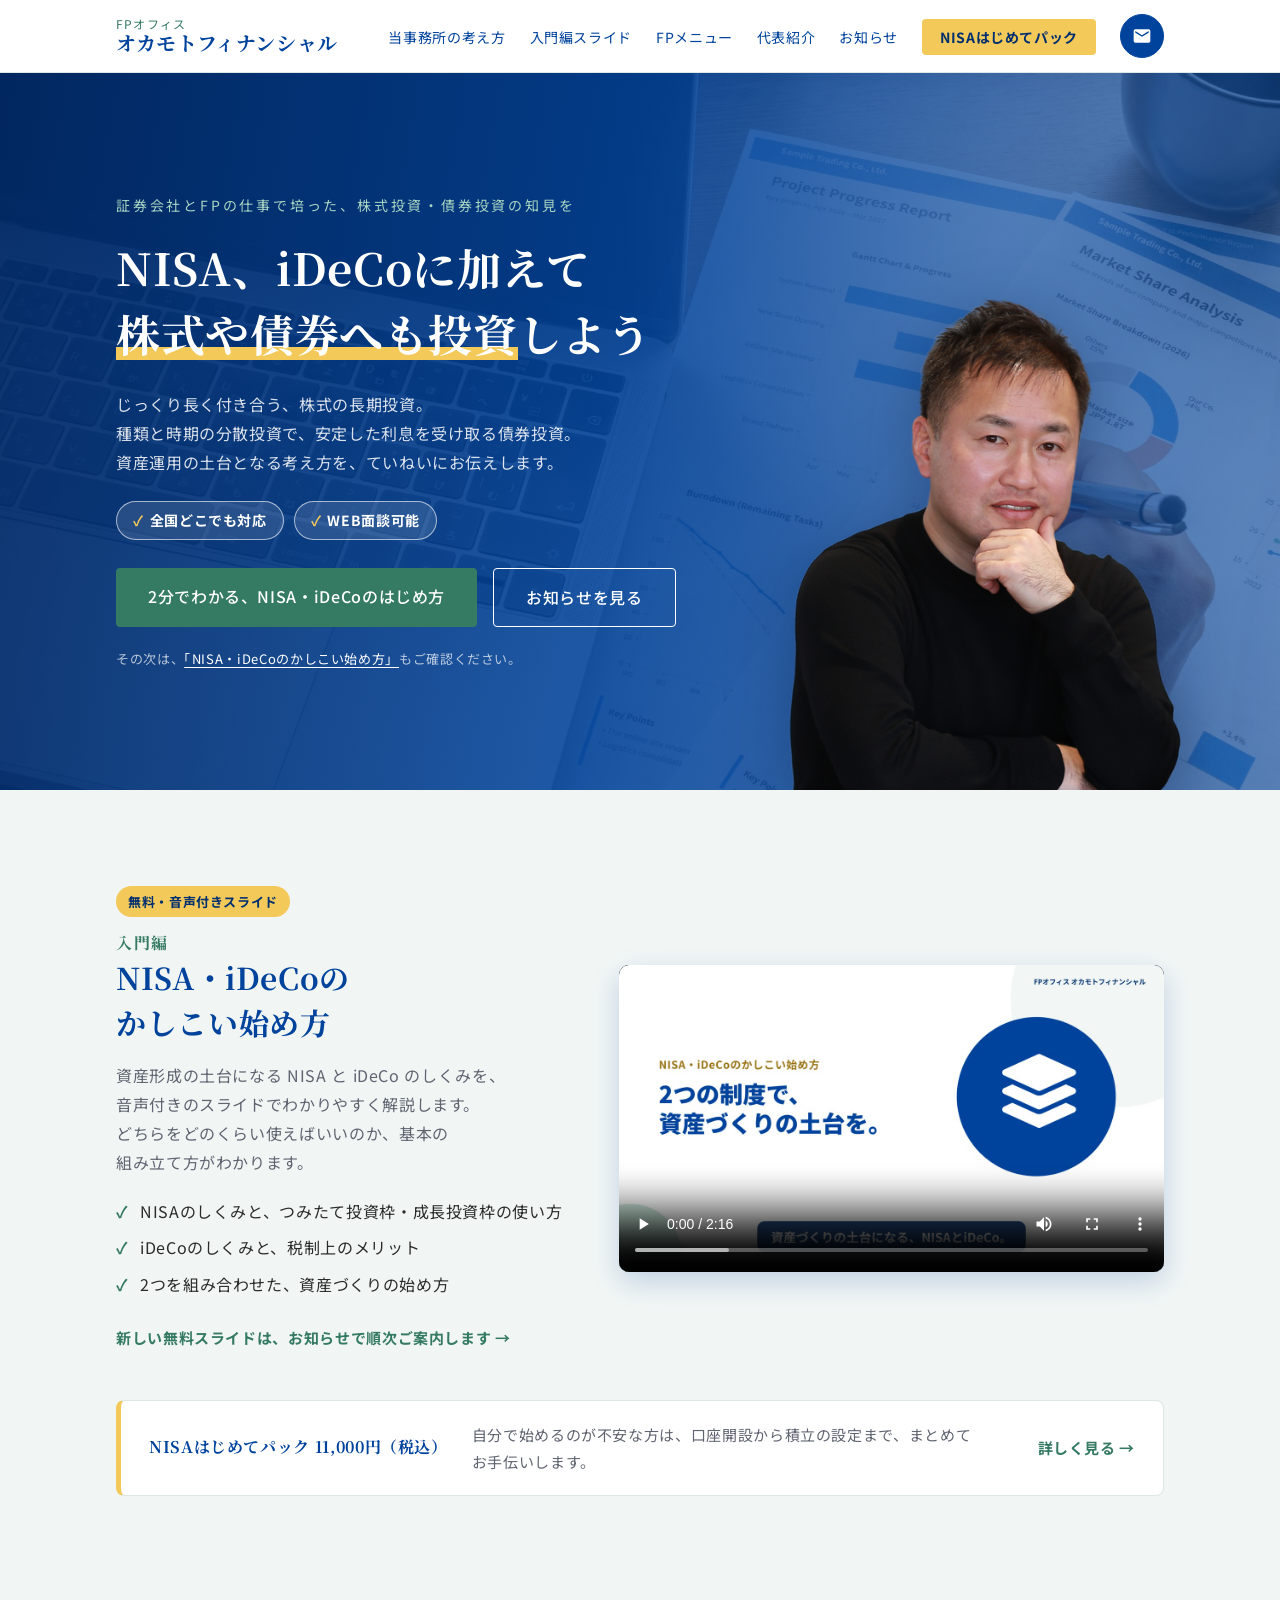
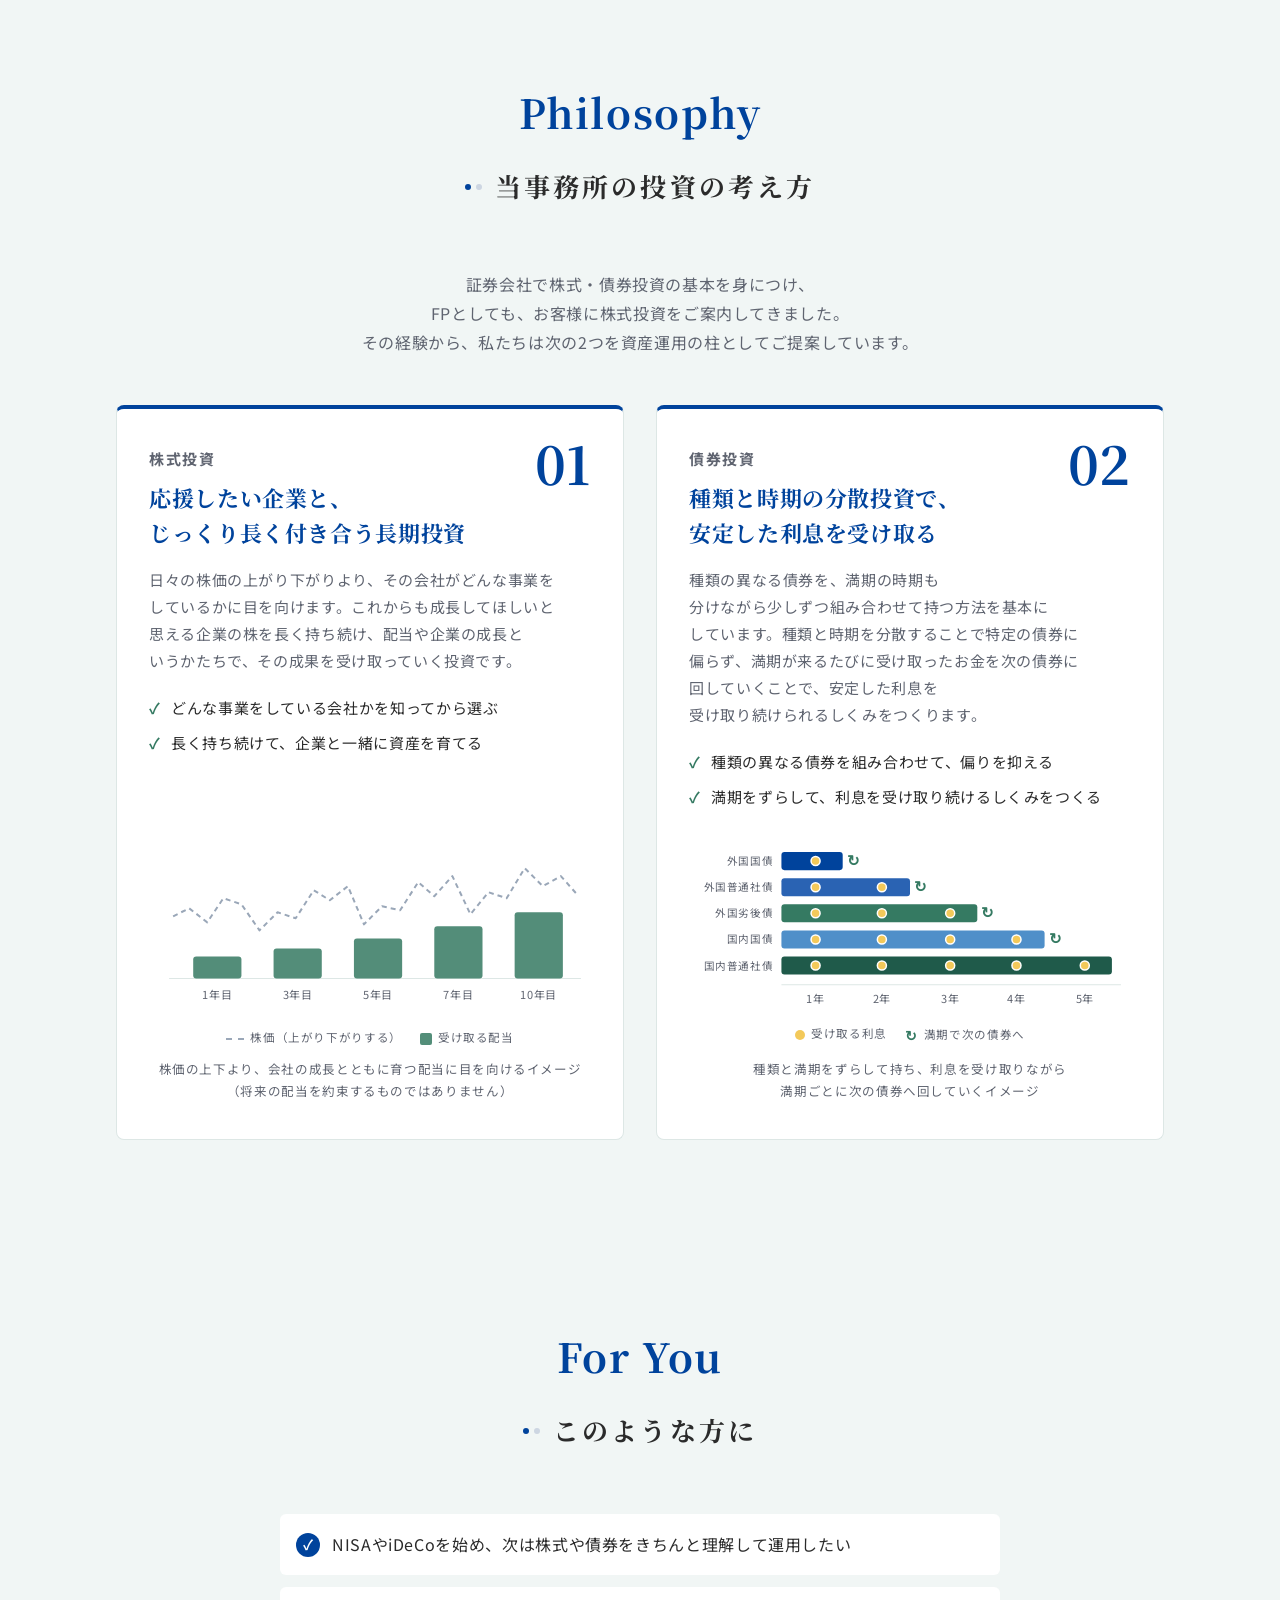
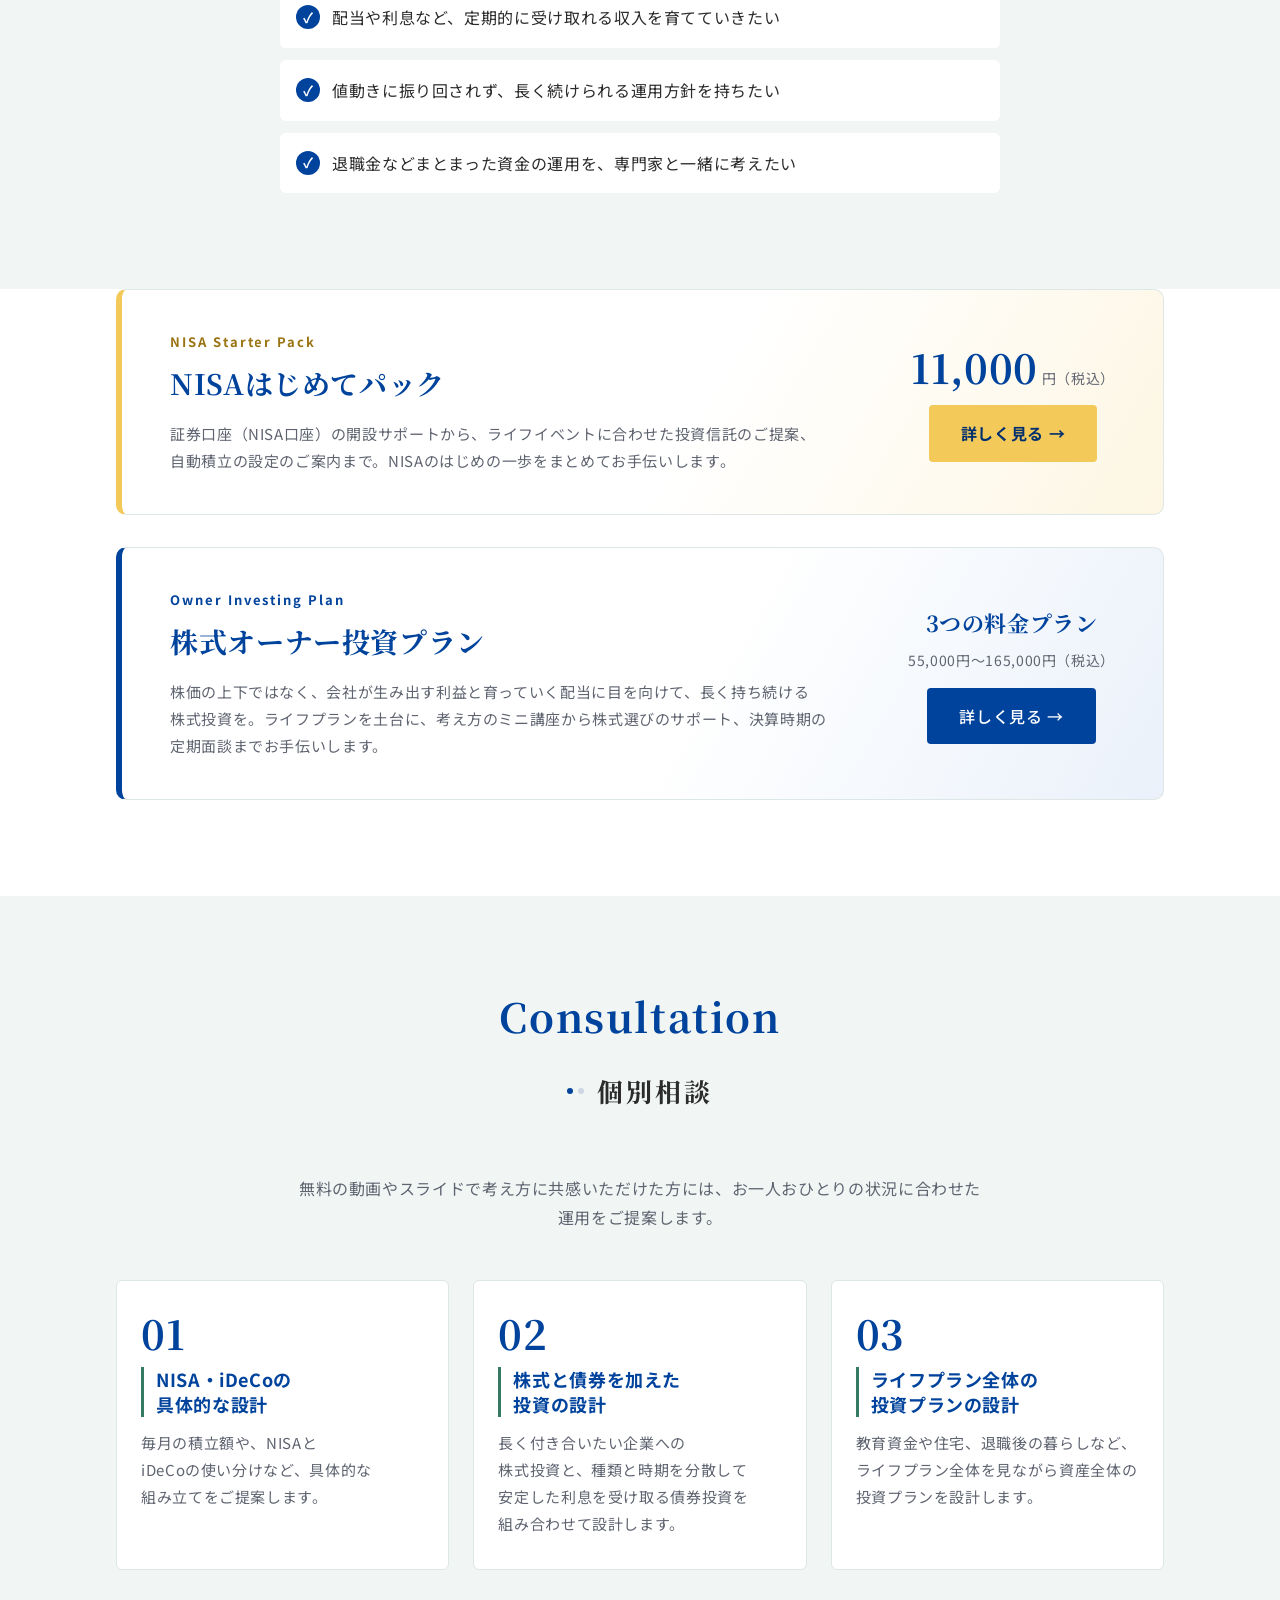
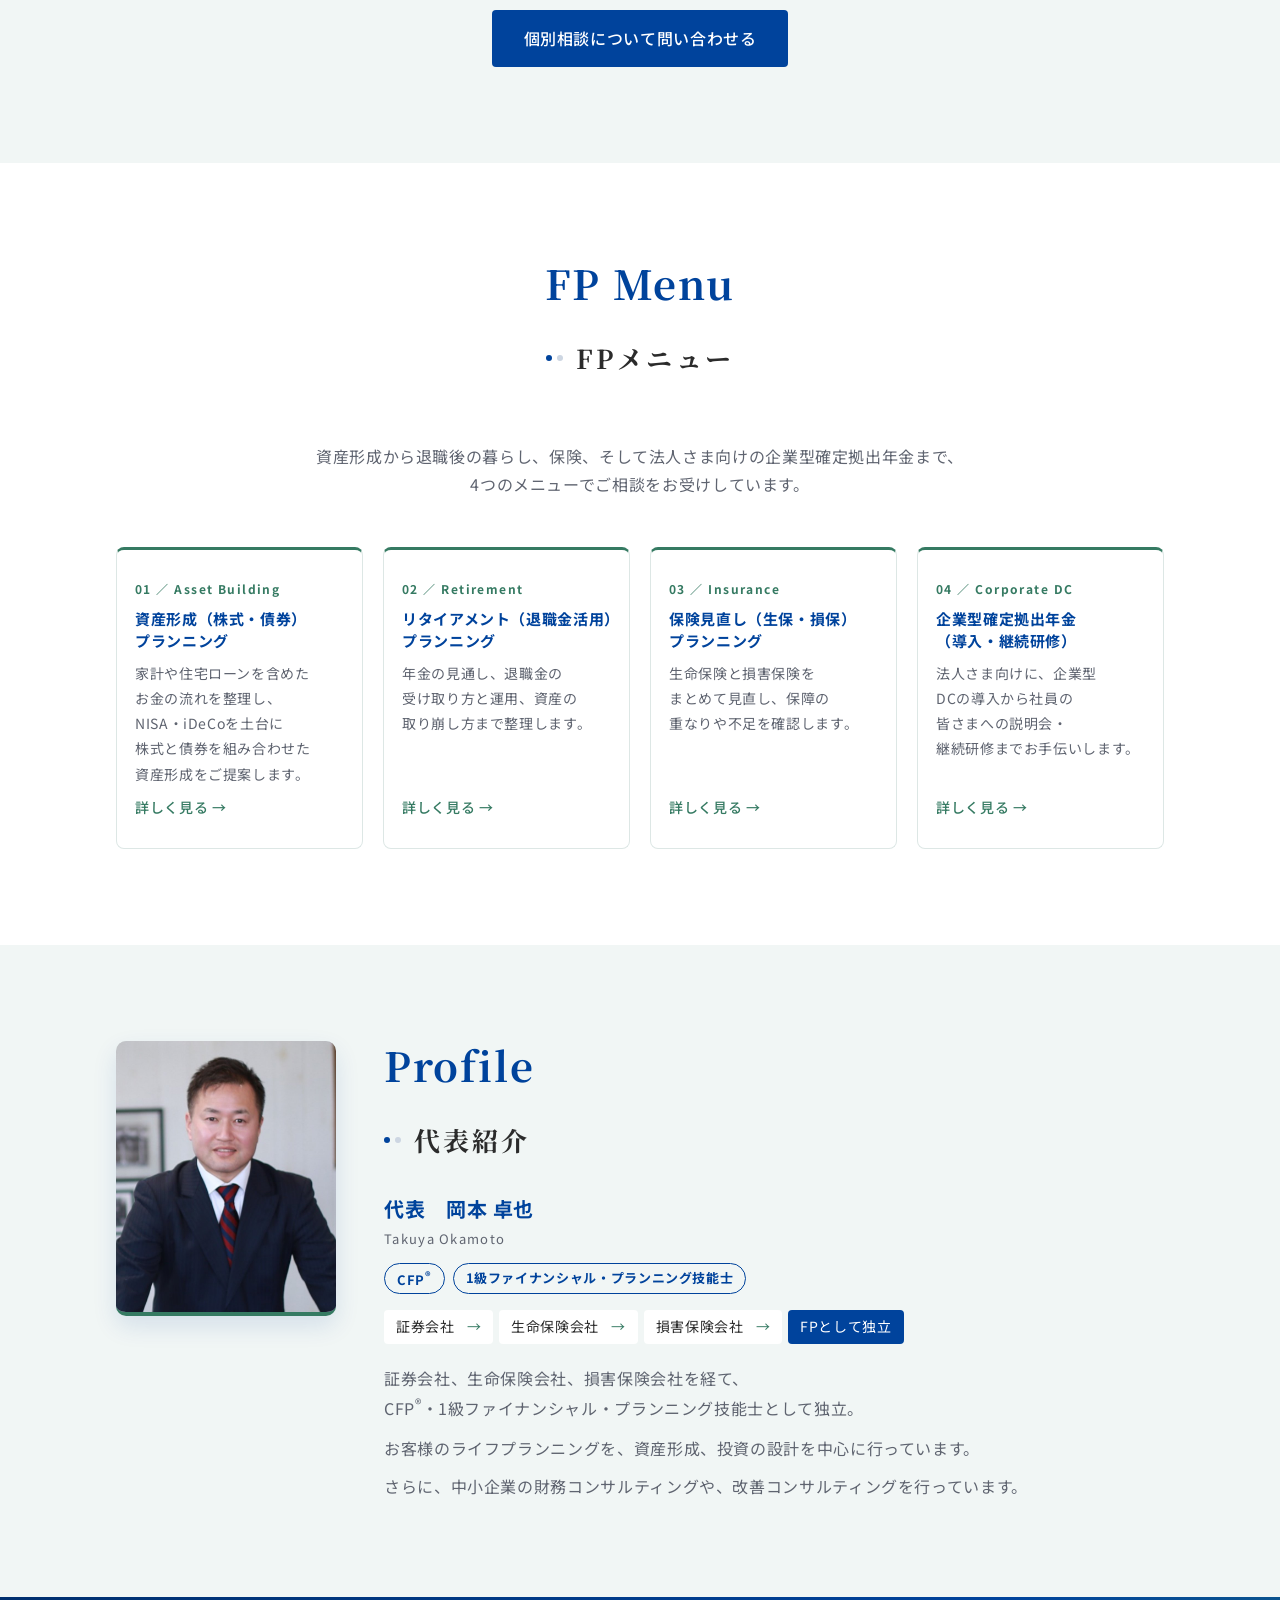
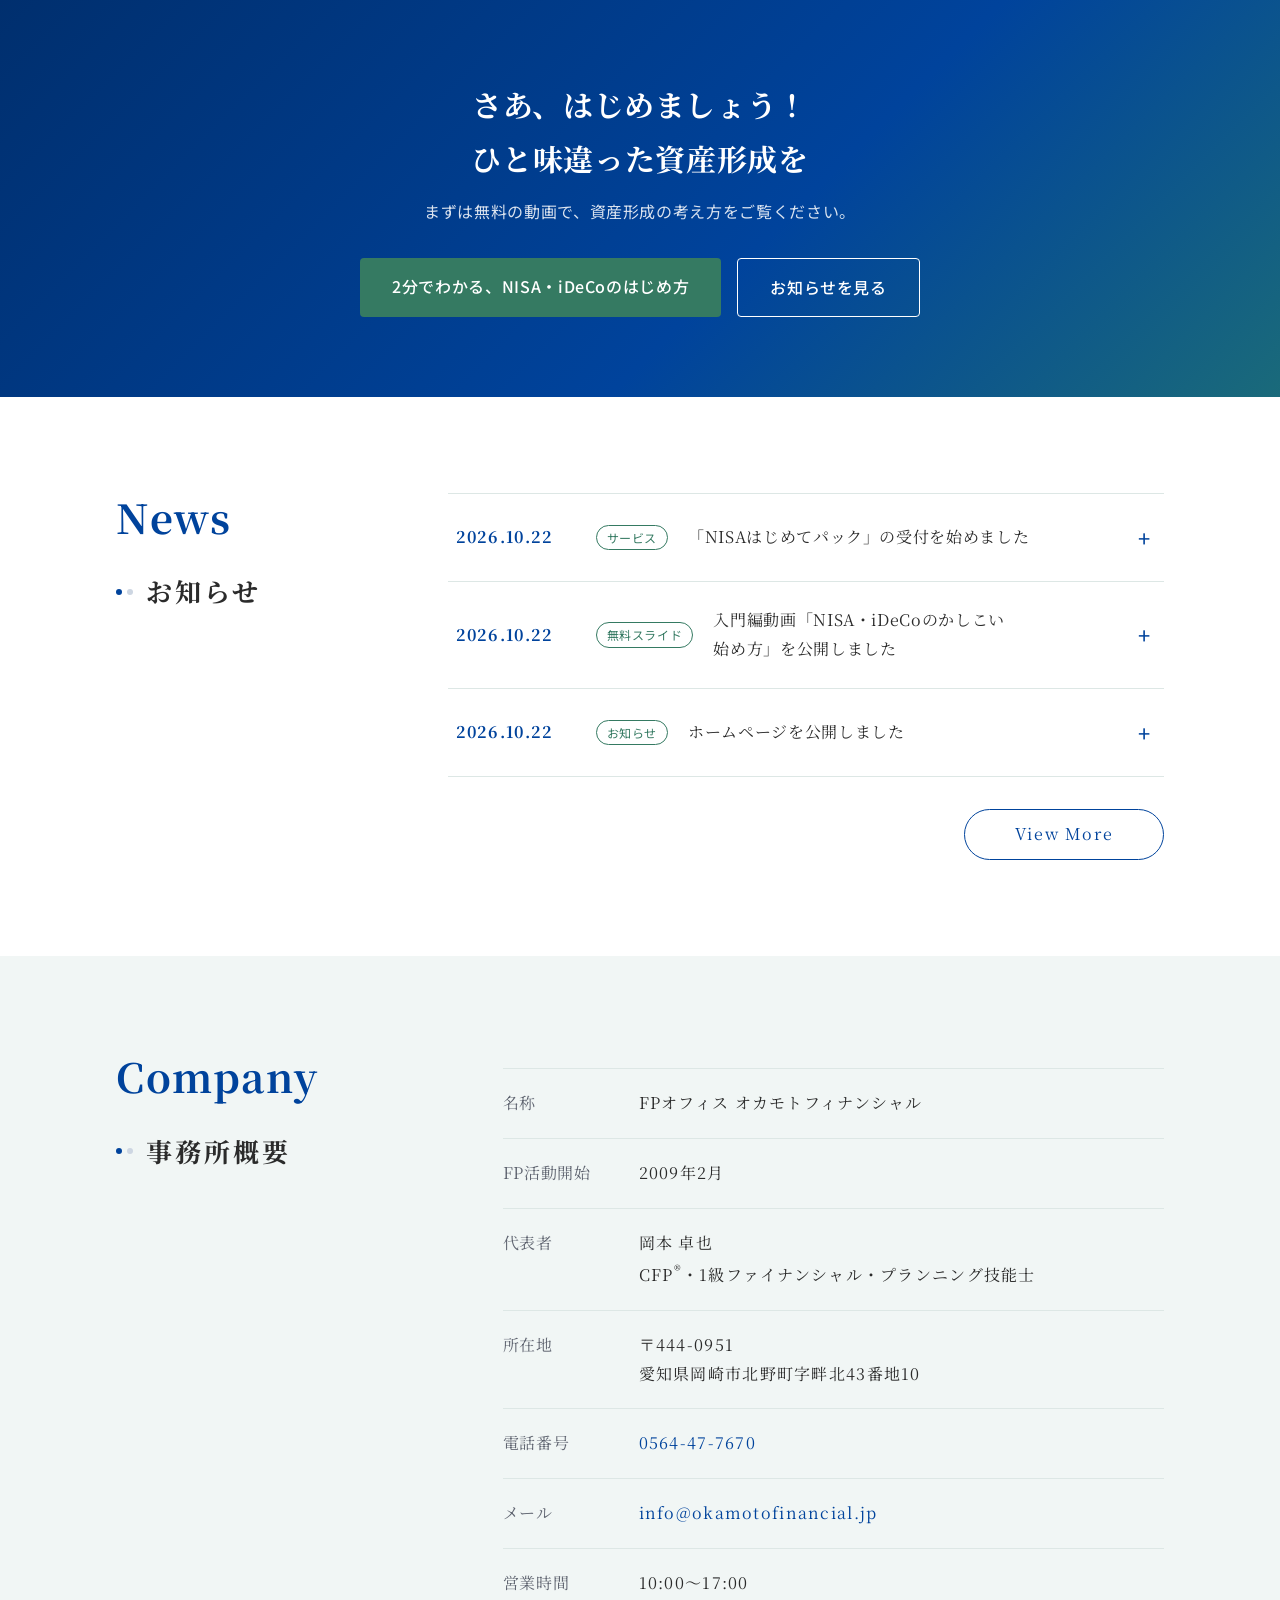
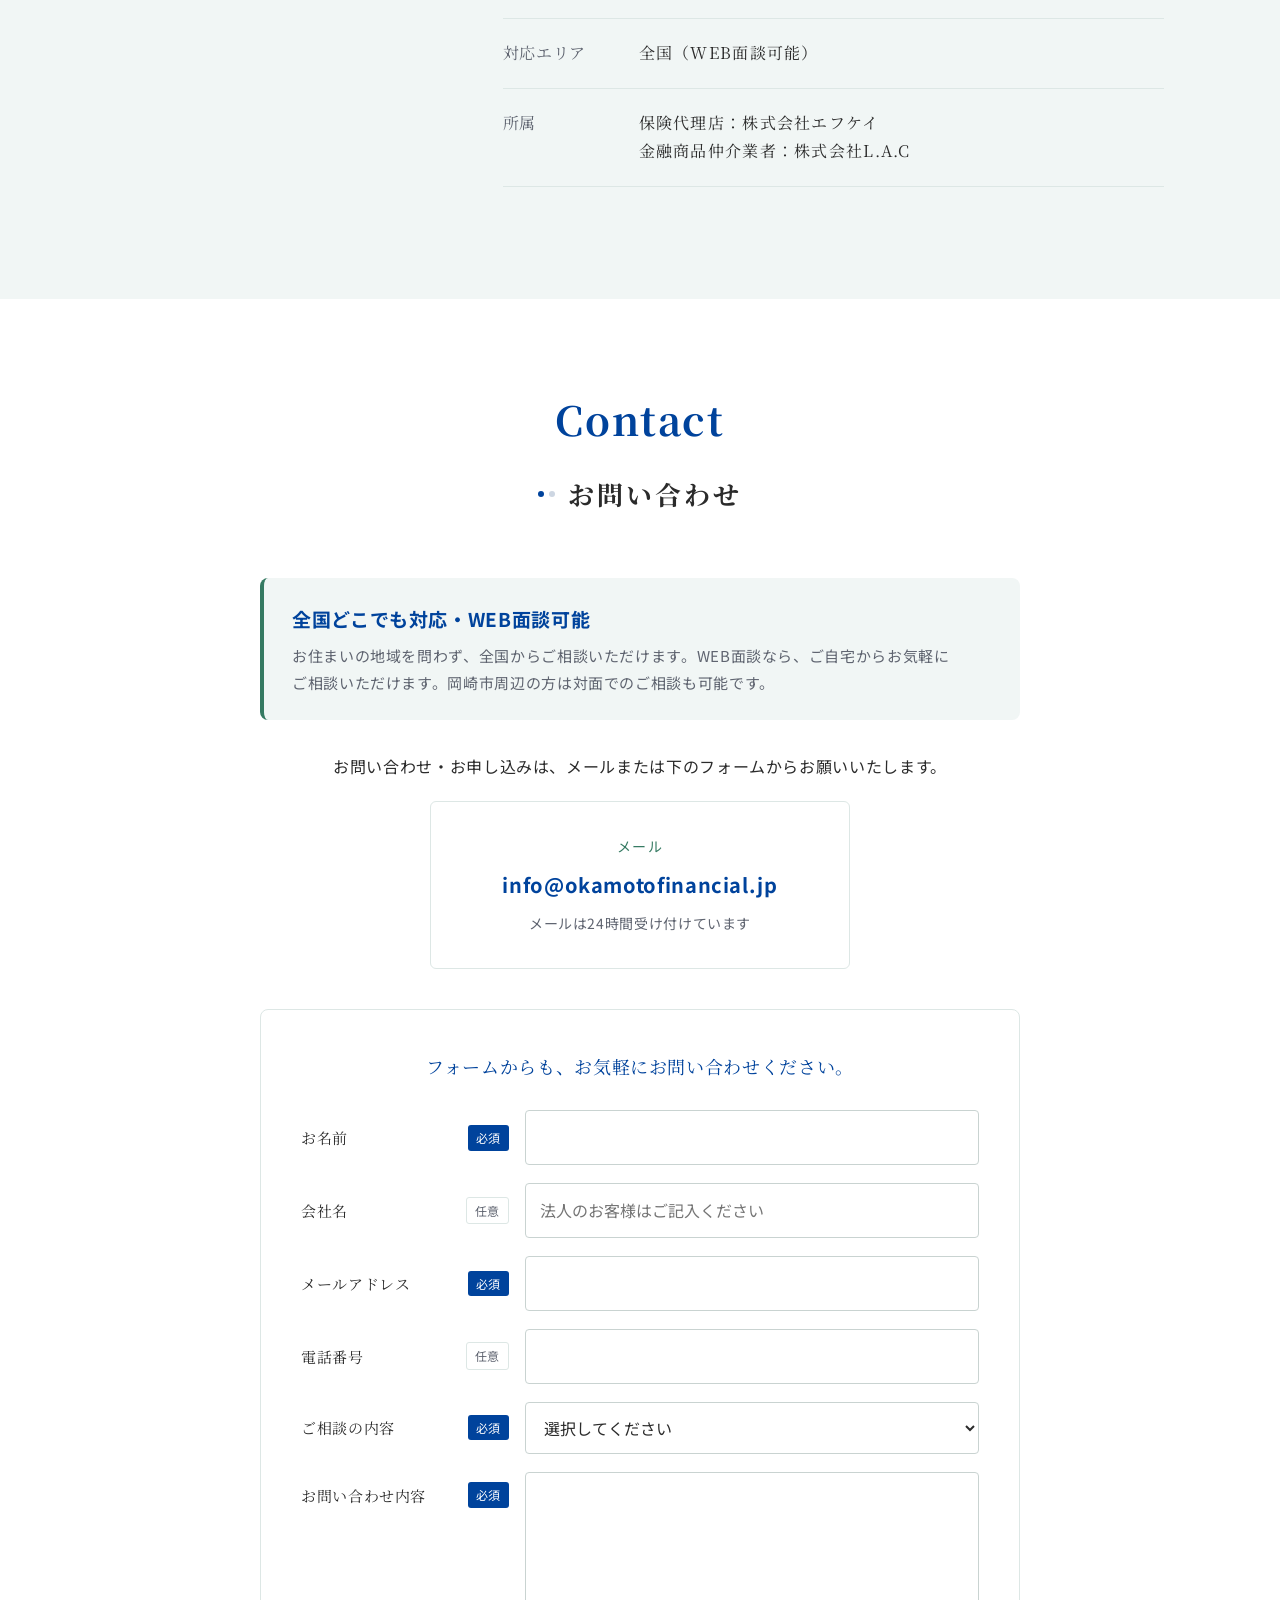
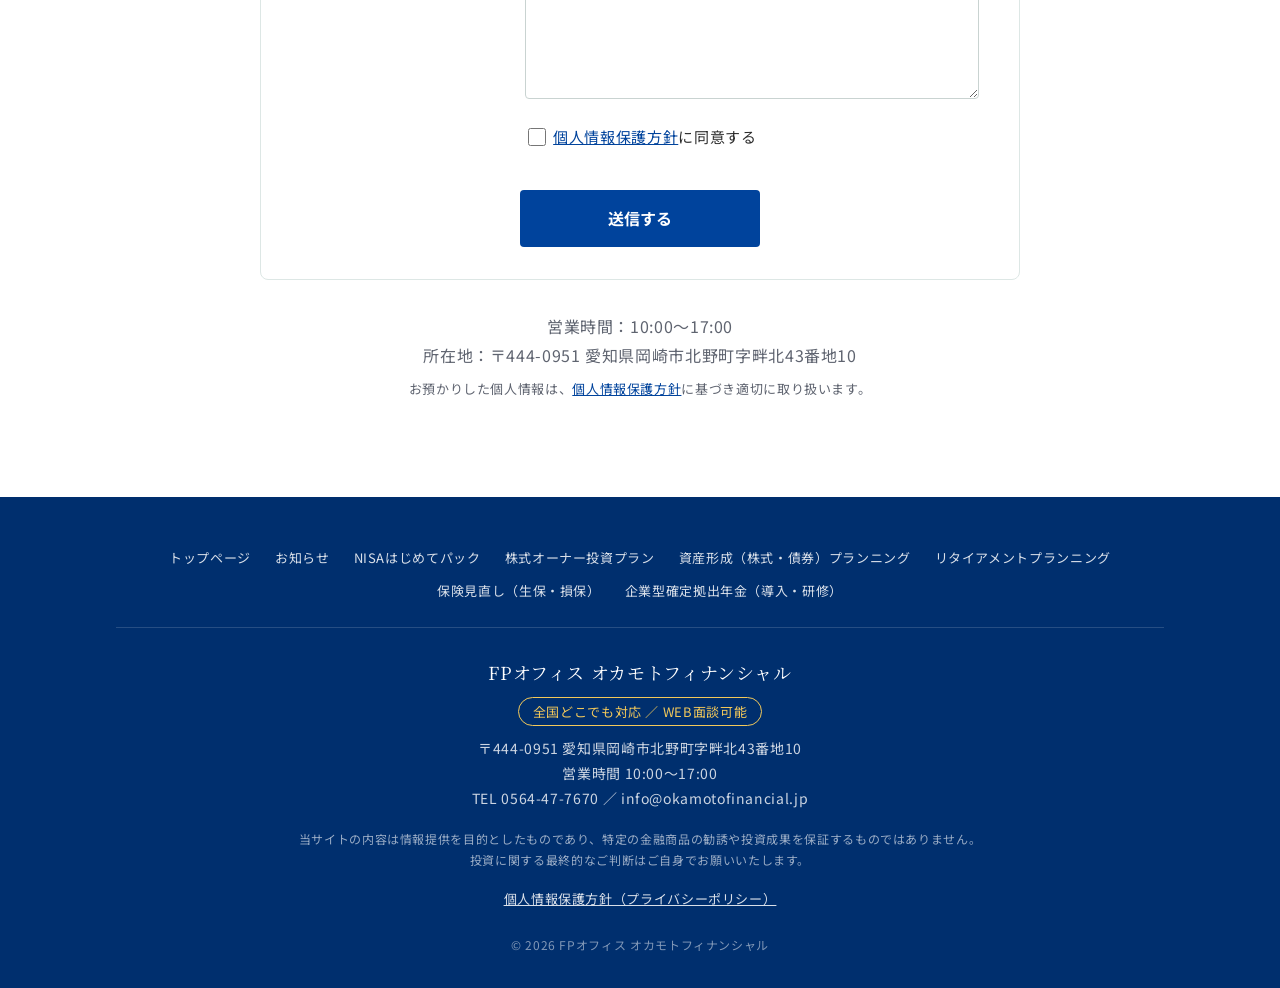
<file: index.html>
<!DOCTYPE html>
<html lang="ja">
<head>
  <meta charset="UTF-8">
  <meta name="viewport" content="width=device-width, initial-scale=1.0">
  <title>FPオフィス オカモトフィナンシャル | ファイナンシャルプランナー事務所</title>
  <meta name="description" content="証券会社出身で、FPとしてお客様に株式投資をご案内してきたCFPが、じっくり長く付き合う株式の長期投資と、種類と時期の分散投資で安定した利息を受け取る債券投資をご提案します。まずは無料の入門編スライドからどうぞ。">
  <link rel="preconnect" href="https://fonts.googleapis.com">
  <link rel="preconnect" href="https://fonts.gstatic.com" crossorigin>
  <link href="https://fonts.googleapis.com/css2?family=Noto+Sans+JP:wght@400;500;700&family=Noto+Serif+JP:wght@500;700&display=swap" rel="stylesheet">
  <link rel="stylesheet" href="css/style.css">
</head>
<body>

  <!-- ヘッダー -->
  <header class="site-header">
    <div class="container header-inner">
      <a href="index.html" class="logo">
        <span class="logo-sub">FPオフィス</span>
        <span class="logo-main">オカモトフィナンシャル</span>
      </a>
      <button class="nav-toggle" aria-label="メニューを開く" aria-expanded="false">
        <span></span><span></span><span></span>
      </button>
      <nav class="global-nav">
        <ul>
          <li><a href="#difference">当事務所の考え方</a></li>
          <li><a href="#intro">入門編スライド</a></li>
          <li><a href="#menu">FPメニュー</a></li>
          <li><a href="#profile">代表紹介</a></li>
          <li><a href="news.html">お知らせ</a></li>
          <li><a href="nisa-pack.html" class="nav-cta">NISAはじめてパック</a></li>
        </ul>
      </nav>
      <div class="header-icons">
        <a href="#contact" class="icon-btn icon-mail" aria-label="お問い合わせ"><svg viewBox="0 0 24 24" aria-hidden="true"><path d="M20 4H4a2 2 0 0 0-2 2v12a2 2 0 0 0 2 2h16a2 2 0 0 0 2-2V6a2 2 0 0 0-2-2zm0 4-8 5-8-5V6l8 5 8-5z"/></svg></a>
      </div>
    </div>
  </header>

  <main>
    <!-- メインビジュアル -->
    <section class="hero">
      <div class="container hero-inner">
        <p class="hero-lead">証券会社とFPの仕事で培った、株式投資・債券投資の知見を</p>
        <h1 class="hero-title">NISA、iDeCoに加えて<br><span class="hero-mark">株式や債券へも投資</span>しよう</h1>
        <p class="hero-text">じっくり長く付き合う、株式の長期投資。<br>
          種類と時期の分散投資で、安定した利息を受け取る債券投資。<br>
          資産運用の土台となる考え方を、ていねいにお伝えします。</p>
        <ul class="area-tags">
          <li>全国どこでも対応</li>
          <li>WEB面談可能</li>
        </ul>
        <div class="hero-buttons">
          <a href="videos/nisa-ideco-sodateyou.mp4" class="btn btn-primary" data-video-open>2分でわかる、<span class="nw">NISA・iDeCoのはじめ方</span></a>
          <a href="news.html" class="btn btn-outline">お知らせを見る</a>
        </div>
        <p class="hero-note">その次は、<a href="#intro">「NISA・iDeCoのかしこい始め方」</a>もご確認ください。</p>
      </div>
      <figure class="hero-photo"><img src="images/profile.png" alt="代表 岡本 卓也" width="480" height="600"></figure>
    </section>

    <!-- 入門編スライド（最初の呼び込み） -->
    <section id="intro" class="section intro">
      <div class="container intro-inner">
        <div class="intro-text">
          <span class="intro-badge">無料・音声付きスライド</span>
          <h2 class="intro-title"><span>入門編</span>NISA・iDeCoの<br>かしこい始め方</h2>
          <p>資産形成の土台になる NISA と iDeCo のしくみを、音声付きのスライドでわかりやすく解説します。どちらをどのくらい使えばいいのか、基本の組み立て方がわかります。</p>
          <ul class="intro-points">
            <li>NISAのしくみと、つみたて投資枠・成長投資枠の使い方</li>
            <li>iDeCoのしくみと、税制上のメリット</li>
            <li>2つを組み合わせた、資産づくりの始め方</li>
          </ul>
          <a href="news.html" class="intro-next">新しい無料スライドは、お知らせで順次ご案内します →</a>
        </div>
        <div class="intro-media">
          <div class="video-frame">
            <video data-cta-from="128" controls playsinline preload="metadata" poster="images/nisa-ideco-kashikoi-poster.jpg" title="入門編 NISA・iDeCoのかしこい始め方">
              <source src="videos/nisa-ideco-kashikoi.mp4" type="video/mp4">
              <source src="videos/nisa-ideco-kashikoi.webm" type="video/webm">
              お使いのブラウザでは動画を再生できません。
            </video>
            <a href="#contact" class="video-cta" hidden>ご相談はこちら</a>
          </div>
        </div>
      </div>
      <div class="container">
        <a href="nisa-pack.html" class="pack-inline">
          <span class="pack-inline-label">NISAはじめてパック 11,000円（税込）</span>
          <span class="pack-inline-text">自分で始めるのが不安な方は、口座開設から積立の設定まで、まとめてお手伝いします。</span>
          <span class="pack-inline-link">詳しく見る →</span>
        </a>
      </div>
    </section>

    <!-- 投資の考え方（2つの柱） -->
    <section id="difference" class="section">
      <div class="container">
        <h2 class="section-title"><span class="en">Philosophy</span><span class="ja">当事務所の投資の考え方</span></h2>
        <p class="section-text">
          証券会社で株式・債券投資の基本を身につけ、<br>FPとしても、お客様に株式投資をご案内してきました。<br>
          その経験から、私たちは次の2つを資産運用の柱としてご提案しています。
        </p>
        <div class="pillars">
          <article class="pillar">
            <p class="pillar-num">株式投資</p>
            <h3 class="pillar-title">応援したい企業と、<br>じっくり長く付き合う長期投資</h3>
            <p>日々の株価の上がり下がりより、その会社がどんな事業をしているかに目を向けます。これからも成長してほしいと思える企業の株を長く持ち続け、配当や企業の成長というかたちで、その成果を受け取っていく投資です。</p>
            <ul class="pillar-points">
              <li>どんな事業をしている会社かを知ってから選ぶ</li>
              <li>長く持ち続けて、企業と一緒に資産を育てる</li>
            </ul>
            <figure class="pillar-figure">
              <svg viewBox="0 0 440 170" role="img" aria-label="株価は上がり下がりしても、会社の成長とともに受け取る配当が少しずつ育っていくイメージ">
                <line x1="20" y1="132" x2="430" y2="132" class="fig-axis"/>
                <rect x="44" y="110" width="48" height="22" rx="3" class="fig-div"/><rect x="124" y="102" width="48" height="30" rx="3" class="fig-div"/><rect x="204" y="92" width="48" height="40" rx="3" class="fig-div"/><rect x="284" y="80" width="48" height="52" rx="3" class="fig-div"/><rect x="364" y="66" width="48" height="66" rx="3" class="fig-div"/>
                <polyline points="24,70 40,62 58,76 74,52 92,58 110,84 128,66 146,72 164,44 180,54 198,40 214,78 232,60 250,64 268,36 284,50 302,30 320,68 338,46 356,52 374,22 392,40 410,30 426,48" class="fig-price"/>
                <text x="68" y="152" class="fig-label">1年目</text><text x="148" y="152" class="fig-label">3年目</text><text x="228" y="152" class="fig-label">5年目</text><text x="308" y="152" class="fig-label">7年目</text><text x="388" y="152" class="fig-label">10年目</text>
              </svg>
              <figcaption class="fig-legend"><span class="lg lg-price">株価（上がり下がりする）</span><span class="lg lg-div">受け取る配当</span></figcaption>
              <p class="ladder-caption">株価の上下より、会社の成長とともに育つ配当に目を向けるイメージ<br>（将来の配当を約束するものではありません）</p>
            </figure>
          </article>
          <article class="pillar">
            <p class="pillar-num">債券投資</p>
            <h3 class="pillar-title">種類と時期の分散投資で、<br>安定した利息を受け取る</h3>
            <p>種類の異なる債券を、満期の時期も分けながら少しずつ組み合わせて持つ方法を基本にしています。種類と時期を分散することで特定の債券に偏らず、満期が来るたびに受け取ったお金を次の債券に回していくことで、安定した利息を受け取り続けられるしくみをつくります。</p>
            <ul class="pillar-points">
              <li>種類の異なる債券を組み合わせて、偏りを抑える</li>
              <li>満期をずらして、利息を受け取り続けるしくみをつくる</li>
            </ul>
            <figure class="pillar-figure">
              <svg viewBox="0 0 440 170" role="img" aria-label="種類の異なる債券を満期をずらして持ち、利息を受け取りながら、満期が来たら次の債券に回していくイメージ">
                <text x="84" y="23" class="fig-name">外国国債</text><rect x="92" y="10" width="61" height="18" rx="3" class="fig-bond b1"/><circle cx="126" cy="19" r="4.5" class="fig-coin"/><text x="157" y="24" class="fig-renew">↻</text><text x="84" y="49" class="fig-name">外国普通社債</text><rect x="92" y="36" width="128" height="18" rx="3" class="fig-bond b2"/><circle cx="126" cy="45" r="4.5" class="fig-coin"/><circle cx="192" cy="45" r="4.5" class="fig-coin"/><text x="224" y="50" class="fig-renew">↻</text><text x="84" y="75" class="fig-name">外国劣後債</text><rect x="92" y="62" width="195" height="18" rx="3" class="fig-bond b3"/><circle cx="126" cy="71" r="4.5" class="fig-coin"/><circle cx="192" cy="71" r="4.5" class="fig-coin"/><circle cx="260" cy="71" r="4.5" class="fig-coin"/><text x="291" y="76" class="fig-renew">↻</text><text x="84" y="101" class="fig-name">国内国債</text><rect x="92" y="88" width="262" height="18" rx="3" class="fig-bond b4"/><circle cx="126" cy="97" r="4.5" class="fig-coin"/><circle cx="192" cy="97" r="4.5" class="fig-coin"/><circle cx="260" cy="97" r="4.5" class="fig-coin"/><circle cx="326" cy="97" r="4.5" class="fig-coin"/><text x="358" y="102" class="fig-renew">↻</text><text x="84" y="127" class="fig-name">国内普通社債</text><rect x="92" y="114" width="329" height="18" rx="3" class="fig-bond b5"/><circle cx="126" cy="123" r="4.5" class="fig-coin"/><circle cx="192" cy="123" r="4.5" class="fig-coin"/><circle cx="260" cy="123" r="4.5" class="fig-coin"/><circle cx="326" cy="123" r="4.5" class="fig-coin"/><circle cx="394" cy="123" r="4.5" class="fig-coin"/>
                <line x1="92" y1="142" x2="430" y2="142" class="fig-axis"/>
                <text x="126" y="160" class="fig-label">1年</text><text x="192" y="160" class="fig-label">2年</text><text x="260" y="160" class="fig-label">3年</text><text x="326" y="160" class="fig-label">4年</text><text x="394" y="160" class="fig-label">5年</text>
              </svg>
              <figcaption class="fig-legend"><span class="lg lg-coin">受け取る利息</span><span class="lg lg-renew">満期で次の債券へ</span></figcaption>
              <p class="ladder-caption">種類と満期をずらして持ち、利息を受け取りながら<br>満期ごとに次の債券へ回していくイメージ</p>
            </figure>
          </article>
        </div>
      </div>
    </section>

    <!-- こんな方へ -->
    <section class="section section-alt">
      <div class="container">
        <h2 class="section-title"><span class="en">For You</span><span class="ja">このような方に</span></h2>
        <ul class="worry-list">
          <li>NISAやiDeCoを始め、次は株式や債券をきちんと理解して運用したい</li>
          <li>配当や利息など、定期的に受け取れる収入を育てていきたい</li>
          <li>値動きに振り回されず、長く続けられる運用方針を持ちたい</li>
          <li>退職金などまとまった資金の運用を、専門家と一緒に考えたい</li>
        </ul>
      </div>
    </section>

    <!-- NISAはじめてパック（有料の入口） -->
    <section id="nisa-pack" class="section pack-banner-section">
      <div class="container">
        <a href="nisa-pack.html" class="pack-banner">
          <div class="pack-banner-body">
            <p class="pack-banner-label">NISA Starter Pack</p>
            <h2 class="pack-banner-title">NISAはじめてパック</h2>
            <p>証券口座（NISA口座）の開設サポートから、ライフイベントに合わせた投資信託のご提案、自動積立の設定のご案内まで。NISAのはじめの一歩をまとめてお手伝いします。</p>
          </div>
          <div class="pack-banner-side">
            <p class="pack-banner-price">11,000<span>円（税込）</span></p>
            <span class="btn btn-accent">詳しく見る →</span>
          </div>
        </a>

        <!-- 株式オーナー投資プラン -->
        <a href="owner-plan.html" class="pack-banner pack-banner-owner">
          <div class="pack-banner-body">
            <p class="pack-banner-label">Owner Investing Plan</p>
            <h2 class="pack-banner-title">株式オーナー投資プラン</h2>
            <p>株価の上下ではなく、会社が生み出す利益と育っていく配当に目を向けて、長く持ち続ける株式投資を。ライフプランを土台に、考え方のミニ講座から株式選びのサポート、決算時期の定期面談までお手伝いします。</p>
          </div>
          <div class="pack-banner-side">
            <p class="pack-banner-plans">3つの料金プラン</p><p class="pack-banner-range">55,000円〜165,000円（税込）</p>
            <span class="btn btn-secondary">詳しく見る →</span>
          </div>
        </a>
      </div>
    </section>

    <!-- 個別相談（共感した方向け） -->
    <section id="services" class="section section-alt">
      <div class="container">
        <h2 class="section-title"><span class="en">Consultation</span><span class="ja">個別相談</span></h2>
        <p class="section-text">無料の動画やスライドで考え方に共感いただけた方には、お一人おひとりの状況に合わせた運用をご提案します。</p>
        <div class="service-grid">
          <article class="service-card">
            <h3>NISA・iDeCoの<br>具体的な設計</h3>
            <p>毎月の積立額や、NISAとiDeCoの使い分けなど、具体的な組み立てをご提案します。</p>
          </article>
          <article class="service-card">
            <h3>株式と債券を加えた<br>投資の設計</h3>
            <p>長く付き合いたい企業への株式投資と、種類と時期を分散して安定した利息を受け取る債券投資を組み合わせて設計します。</p>
          </article>
          <article class="service-card">
            <h3>ライフプラン全体の<br>投資プランの設計</h3>
            <p>教育資金や住宅、退職後の暮らしなど、ライフプラン全体を見ながら資産全体の投資プランを設計します。</p>
          </article>
        </div>
        <div class="center"><a href="#contact" class="btn btn-secondary">個別相談について問い合わせる</a></div>
      </div>
    </section>

    <!-- FPメニュー -->
    <section id="menu" class="section">
      <div class="container">
        <h2 class="section-title"><span class="en">FP Menu</span><span class="ja">FPメニュー</span></h2>
        <p class="section-text">資産形成から退職後の暮らし、保険、そして法人さま向けの企業型確定拠出年金まで、<br>4つのメニューでご相談をお受けしています。</p>
        <div class="menu-grid">
          <a href="asset-planning.html" class="menu-card">
            <p class="menu-en">01 ／ Asset Building</p>
            <h3><span class="nw">資産形成（株式・債券）</span><br><span class="nw">プランニング</span></h3>
            <p>家計や住宅ローンを含めたお金の流れを整理し、NISA・iDeCoを土台に株式と債券を組み合わせた資産形成をご提案します。</p>
            <span class="menu-link">詳しく見る →</span>
          </a>
          <a href="retirement.html" class="menu-card">
            <p class="menu-en">02 ／ Retirement</p>
            <h3><span class="nw">リタイアメント（退職金活用）</span><br><span class="nw">プランニング</span></h3>
            <p>年金の見通し、退職金の受け取り方と運用、資産の取り崩し方まで整理します。</p>
            <span class="menu-link">詳しく見る →</span>
          </a>
          <a href="insurance.html" class="menu-card">
            <p class="menu-en">03 ／ Insurance</p>
            <h3><span class="nw">保険見直し（生保・損保）</span><br><span class="nw">プランニング</span></h3>
            <p>生命保険と損害保険をまとめて見直し、保障の重なりや不足を確認します。</p>
            <span class="menu-link">詳しく見る →</span>
          </a>
          <a href="dc.html" class="menu-card">
            <p class="menu-en">04 ／ Corporate DC</p>
            <h3><span class="nw">企業型確定拠出年金</span><br><span class="nw">（導入・継続研修）</span></h3>
            <p>法人さま向けに、企業型DCの導入から社員の皆さまへの説明会・継続研修までお手伝いします。</p>
            <span class="menu-link">詳しく見る →</span>
          </a>
        </div>
      </div>
    </section>

    <!-- 代表紹介 -->
    <section id="profile" class="section section-alt">
      <div class="container profile">
        <div class="profile-photo"><img src="images/profile-photo3.jpg" alt="代表 岡本 卓也" width="800" height="1000" loading="lazy"></div>
        <div class="profile-body">
          <h2 class="section-title section-title-left"><span class="en">Profile</span><span class="ja">代表紹介</span></h2>
          <p class="profile-name">代表　岡本 卓也<span class="profile-name-kana">Takuya Okamoto</span></p>
          <ul class="profile-badges">
            <li>CFP<sup>®</sup></li>
            <li>1級ファイナンシャル・プランニング技能士</li>
          </ul>
          <ol class="career">
            <li>証券会社</li>
            <li>生命保険会社</li>
            <li>損害保険会社</li>
            <li>FPとして独立</li>
          </ol>
          <p class="profile-text">証券会社、生命保険会社、損害保険会社を経て、<br>CFP<sup>®</sup>・1級ファイナンシャル・プランニング技能士として独立。</p>
          <p class="profile-text">お客様のライフプランニングを、資産形成、投資の設計を中心に行っています。</p>
          <p class="profile-text">さらに、中小企業の財務コンサルティングや、改善コンサルティングを行っています。</p>
        </div>
      </div>
    </section>

    <!-- 最後の導線 -->
    <section class="final-cta">
      <div class="container">
        <h2 class="final-title">さあ、はじめましょう！<br>ひと味違った資産形成を</h2>
        <p>まずは無料の動画で、資産形成の考え方をご覧ください。</p>
        <div class="hero-buttons center-buttons">
          <a href="videos/nisa-ideco-sodateyou.mp4" class="btn btn-primary" data-video-open>2分でわかる、<span class="nw">NISA・iDeCoのはじめ方</span></a>
          <a href="news.html" class="btn btn-outline">お知らせを見る</a>
        </div>
      </div>
    </section>

    <!-- お知らせ（新しいものを上に。全件は news.html） -->
    <section id="news" class="section news">
      <div class="container news-inner">
        <h2 class="section-title section-title-left"><span class="en">News</span><span class="ja">お知らせ</span></h2>
        <div class="news-body">
          <ul class="news-list">
          <li><a href="news.html#news-20261022-pack"><time datetime="2026-10-22">2026.10.22</time><span class="news-cat">サービス</span><span class="news-title">「NISAはじめてパック」の受付を始めました</span><span class="news-arrow" aria-hidden="true">+</span></a></li>
          <li><a href="news.html#news-20261022-video"><time datetime="2026-10-22">2026.10.22</time><span class="news-cat">無料スライド</span><span class="news-title">入門編動画「NISA・iDeCoのかしこい始め方」を公開しました</span><span class="news-arrow" aria-hidden="true">+</span></a></li>
          <li><a href="news.html#news-20261022-open"><time datetime="2026-10-22">2026.10.22</time><span class="news-cat">お知らせ</span><span class="news-title">ホームページを公開しました</span><span class="news-arrow" aria-hidden="true">+</span></a></li>
          </ul>
          <div class="news-more"><a href="news.html" class="btn-more">View More</a></div>
        </div>
      </div>
    </section>

    <!-- 事務所概要 -->
    <section id="company" class="section company">
      <div class="container company-inner">
        <h2 class="section-title section-title-left"><span class="en">Company</span><span class="ja">事務所概要</span></h2>
        <dl class="company-table">
          <dt>名称</dt><dd>FPオフィス オカモトフィナンシャル</dd>
          <dt>FP活動開始</dt><dd>2009年2月</dd>
          <dt>代表者</dt><dd>岡本 卓也<br>CFP<sup>®</sup>・1級ファイナンシャル・プランニング技能士</dd>
          <dt>所在地</dt><dd>〒444-0951<br>愛知県岡崎市北野町字畔北43番地10</dd>
          <dt>電話番号</dt><dd><a href="tel:0564477670">0564-47-7670</a></dd>
          <dt>メール</dt><dd><a href="mailto:info@okamotofinancial.jp">info@okamotofinancial.jp</a></dd>
          <dt>営業時間</dt><dd>10:00～17:00</dd>
          <dt>対応エリア</dt><dd>全国（WEB面談可能）</dd>
          <dt>所属</dt><dd>保険代理店：株式会社エフケイ<br>金融商品仲介業者：株式会社L.A.C</dd>
        </dl>
      </div>
    </section>

    <!-- お問い合わせ -->
    <section id="contact" class="section contact">
      <div class="container">
        <h2 class="section-title"><span class="en">Contact</span><span class="ja">お問い合わせ</span></h2>
        <div class="area-banner">
          <p class="area-banner-title">全国どこでも対応・WEB面談可能</p>
          <p>お住まいの地域を問わず、全国からご相談いただけます。WEB面談なら、ご自宅からお気軽にご相談いただけます。岡崎市周辺の方は対面でのご相談も可能です。</p>
        </div>
        <p class="contact-lead">お問い合わせ・お申し込みは、メールまたは下のフォームからお願いいたします。</p>
        <div class="contact-boxes contact-boxes-single">
          <div class="contact-box">
            <p class="contact-label">メール</p>
            <p class="contact-value"><a href="mailto:info@okamotofinancial.jp">info@okamotofinancial.jp</a></p>
            <p class="contact-note">メールは24時間受け付けています</p>
          </div>
        </div>
        <!-- お問い合わせフォーム
             送信先は Formspree（info@okamotofinancial.jp 宛てに届く）。送信処理は js/main.js。
             action を空にすると、入力内容をメールソフトで開いて送る仕組みに戻ります。 -->
        <form id="contact-form" class="contact-form" action="https://formspree.io/f/mkjjzady" method="POST" data-mailto="info@okamotofinancial.jp" novalidate>
          <input type="hidden" name="_subject" value="【HPお問い合わせ】オカモトフィナンシャル">
          <input type="text" name="_gotcha" tabindex="-1" autocomplete="off" aria-hidden="true" style="position:absolute;left:-9999px">
          <p class="form-lead">フォームからも、お気軽にお問い合わせください。</p>
          <div class="form-row">
            <label for="f-name">お名前<span class="req">必須</span></label>
            <input id="f-name" name="お名前" type="text" autocomplete="name" required>
          </div>
          <div class="form-row">
            <label for="f-company">会社名<span class="opt">任意</span></label>
            <input id="f-company" name="会社名" type="text" autocomplete="organization" placeholder="法人のお客様はご記入ください">
          </div>
          <div class="form-row">
            <label for="f-email">メールアドレス<span class="req">必須</span></label>
            <input id="f-email" name="メールアドレス" type="email" autocomplete="email" required>
          </div>
          <div class="form-row">
            <label for="f-tel">電話番号<span class="opt">任意</span></label>
            <input id="f-tel" name="電話番号" type="tel" autocomplete="tel">
          </div>
          <div class="form-row">
            <label for="f-topic">ご相談の内容<span class="req">必須</span></label>
            <select id="f-topic" name="ご相談の内容" required>
              <option value="">選択してください</option>
              <option>資産形成（株式・債券）プランニング</option>
              <option>リタイアメント（退職金活用）プランニング</option>
              <option>保険見直し（生保・損保）プランニング</option>
              <option value="企業型確定拠出年金">企業型確定拠出年金（導入・継続研修）</option>
              <option value="NISAはじめてパック">NISAはじめてパックのお申し込み・ご質問</option>
              <option value="株式オーナー投資プラン">株式オーナー投資プランのお申し込み・ご質問</option>
              <option>個別相談について</option>
              <option>無料スライドについて</option>
              <option>法人の財務コンサルティング</option>
              <option>その他</option>
            </select>
          </div>
          <div class="form-row form-row-top">
            <label for="f-message">お問い合わせ内容<span class="req">必須</span></label>
            <textarea id="f-message" name="お問い合わせ内容" rows="7" required></textarea>
          </div>
          <div class="form-agree">
            <label><input type="checkbox" name="個人情報の取り扱い" value="同意する" required> <a href="privacy.html" target="_blank">個人情報保護方針</a>に同意する</label>
          </div>
          <p class="form-error" role="alert" hidden>未入力の必須項目があります。ご確認ください。</p>
          <div class="center"><button type="submit" class="btn btn-secondary form-submit">送信する</button></div>
          <p class="form-thanks" hidden>お問い合わせありがとうございます。内容を確認のうえ、ご連絡いたします。</p>
        </form>

        <p class="contact-address">営業時間：10:00～17:00<br>所在地：〒444-0951 愛知県岡崎市北野町字畔北43番地10</p>
        <p class="contact-privacy">お預かりした個人情報は、<a href="privacy.html">個人情報保護方針</a>に基づき適切に取り扱います。</p>
      </div>
    </section>
  </main>

  <!-- フッター -->
  <footer class="site-footer">
    <div class="container">
      <ul class="footer-menu">
        <li><a href="index.html">トップページ</a></li>
        <li><a href="news.html">お知らせ</a></li>
        <li><a href="nisa-pack.html">NISAはじめてパック</a></li>
        <li><a href="owner-plan.html">株式オーナー投資プラン</a></li>
        <li><a href="asset-planning.html">資産形成（株式・債券）プランニング</a></li>
        <li><a href="retirement.html">リタイアメントプランニング</a></li>
        <li><a href="insurance.html">保険見直し（生保・損保）</a></li>
        <li><a href="dc.html">企業型確定拠出年金（導入・研修）</a></li>
      </ul>
      <p class="footer-name">FPオフィス オカモトフィナンシャル</p>
      <p class="footer-area">全国どこでも対応 ／ WEB面談可能</p>
      <p class="footer-address">〒444-0951 愛知県岡崎市北野町字畔北43番地10<br>営業時間 10:00～17:00<br>TEL <a href="tel:0564477670">0564-47-7670</a> ／ <a href="mailto:info@okamotofinancial.jp">info@okamotofinancial.jp</a></p>
      <p class="disclaimer">当サイトの内容は情報提供を目的としたものであり、特定の金融商品の勧誘や投資成果を保証するものではありません。投資に関する最終的なご判断はご自身でお願いいたします。</p>
      <p class="footer-legal"><a href="privacy.html">個人情報保護方針（プライバシーポリシー）</a></p>
      <p class="copyright">&copy; <span id="year"></span> FPオフィス オカモトフィナンシャル</p>
    </div>
  </footer>

  <!-- 入門編スライド（動画）のポップアップ -->
  <dialog id="video-modal" class="video-modal" aria-label="入門編スライド">
    <button type="button" class="video-modal-close" aria-label="閉じる">×</button>
    <div class="video-modal-frame">
      <video data-cta-from="108.2" controls playsinline preload="none" poster="images/nisa-ideco-sodateyou-poster.jpg" title="はじめてのNISA・iDeCo 未来の“たのしみ”、今日から育てよう。">
        <source src="videos/nisa-ideco-sodateyou.mp4" type="video/mp4">
        <source src="videos/nisa-ideco-sodateyou.webm" type="video/webm">
      </video>
      <a href="#contact" class="video-cta" hidden>ご相談はこちら</a>
    </div>
  </dialog>

  <script src="js/main.js"></script>
</body>
</html>
</file>
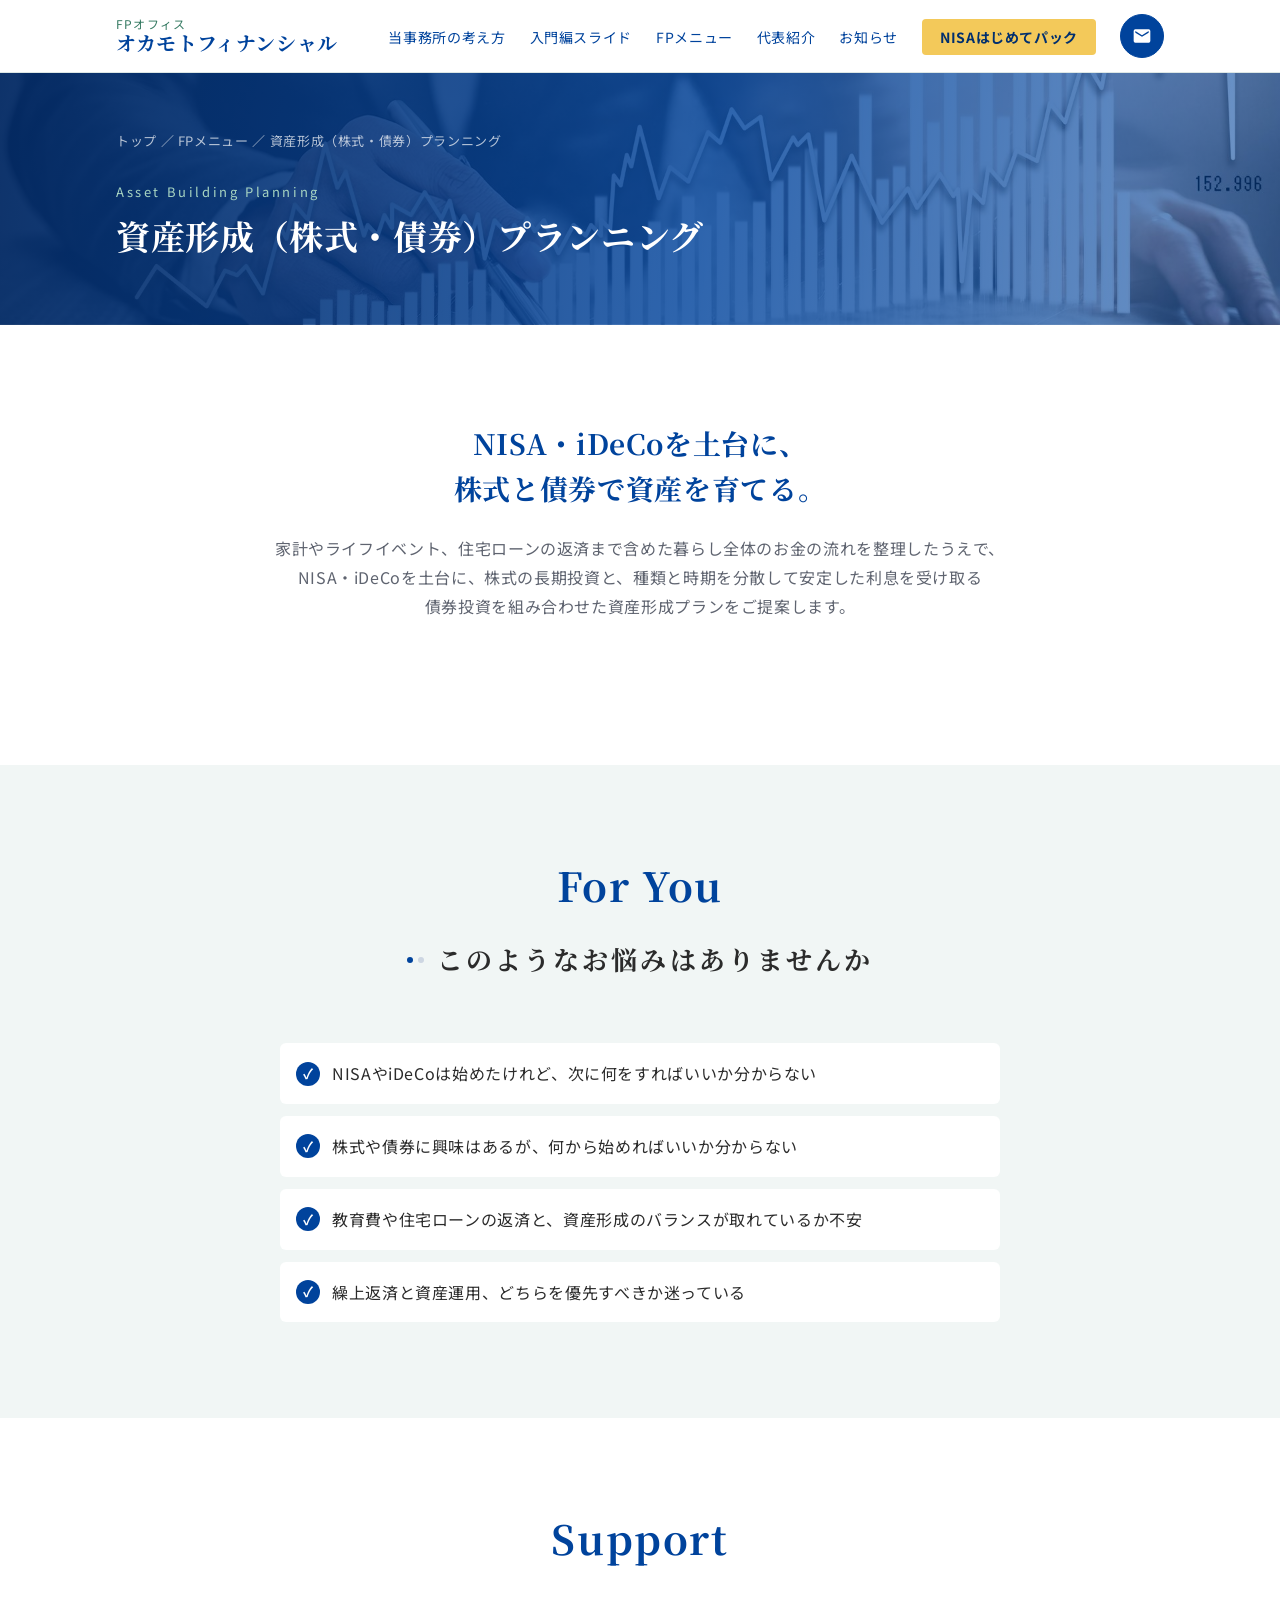
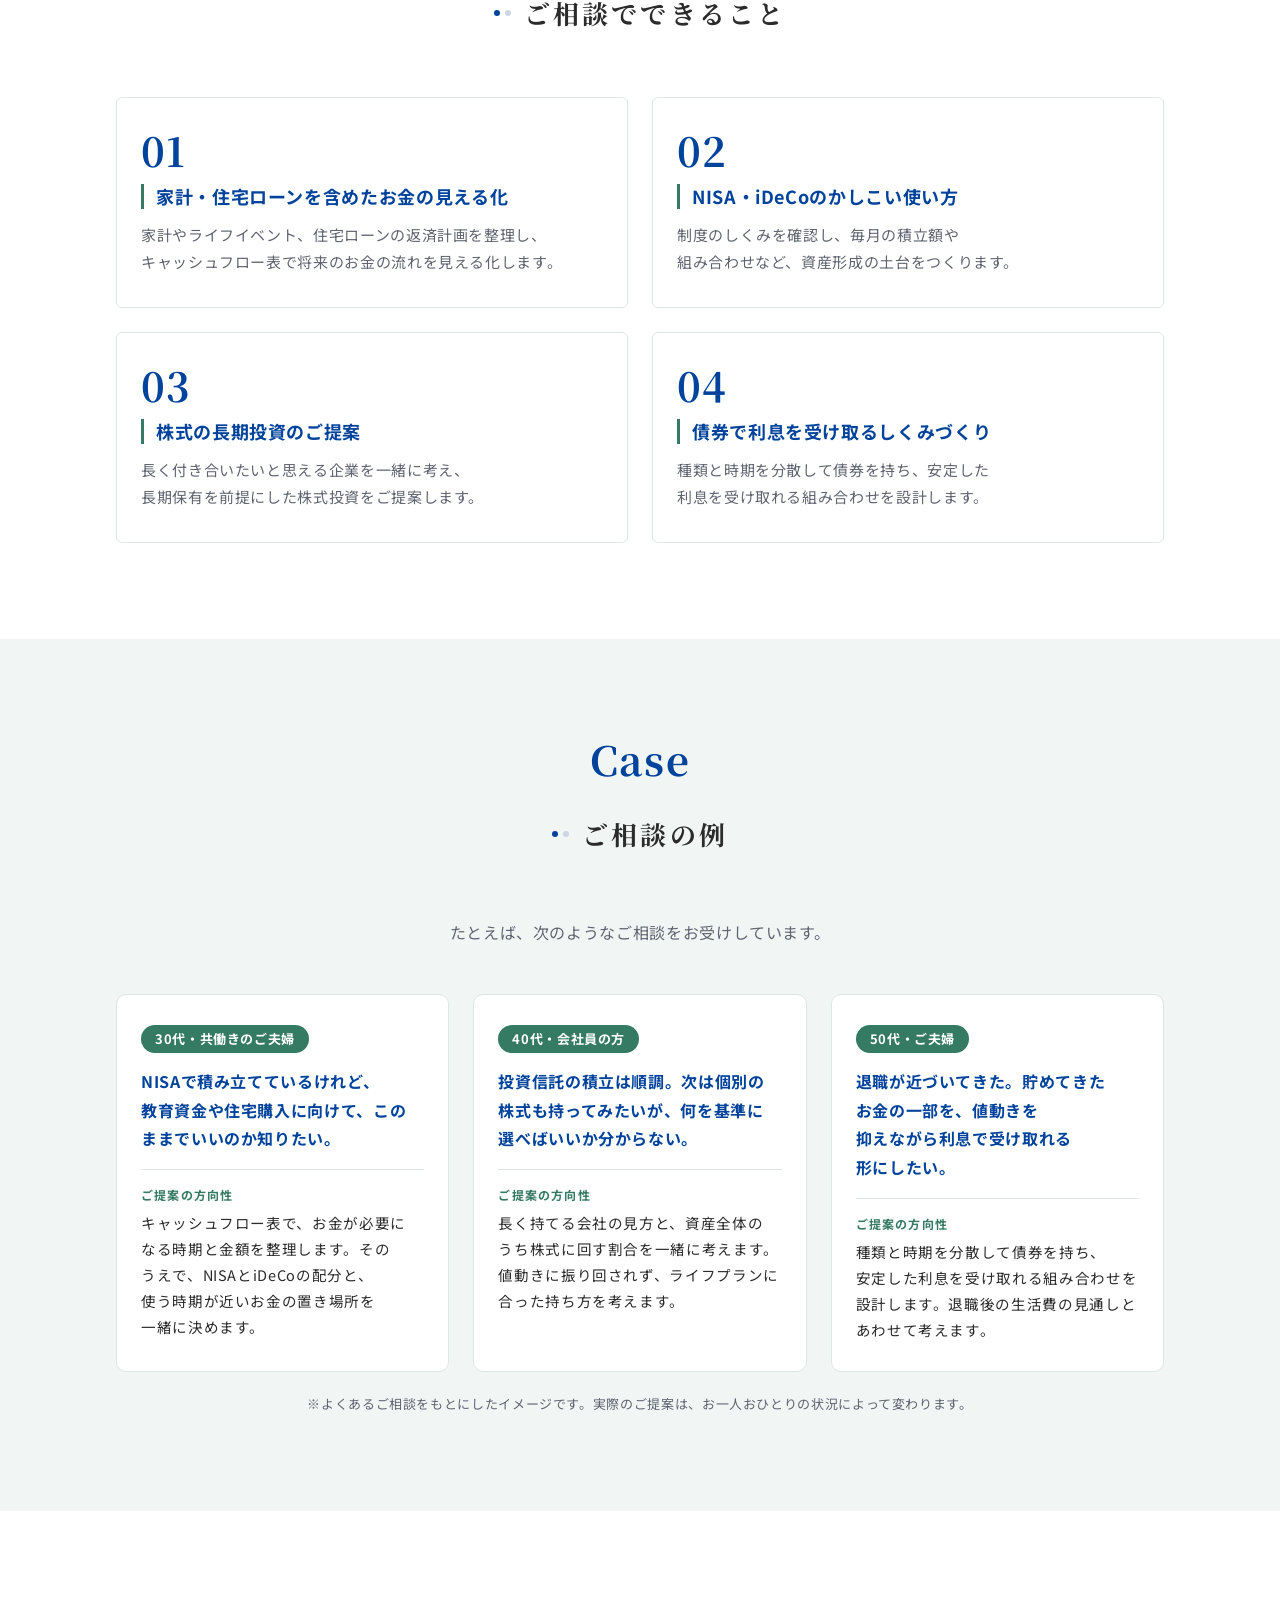
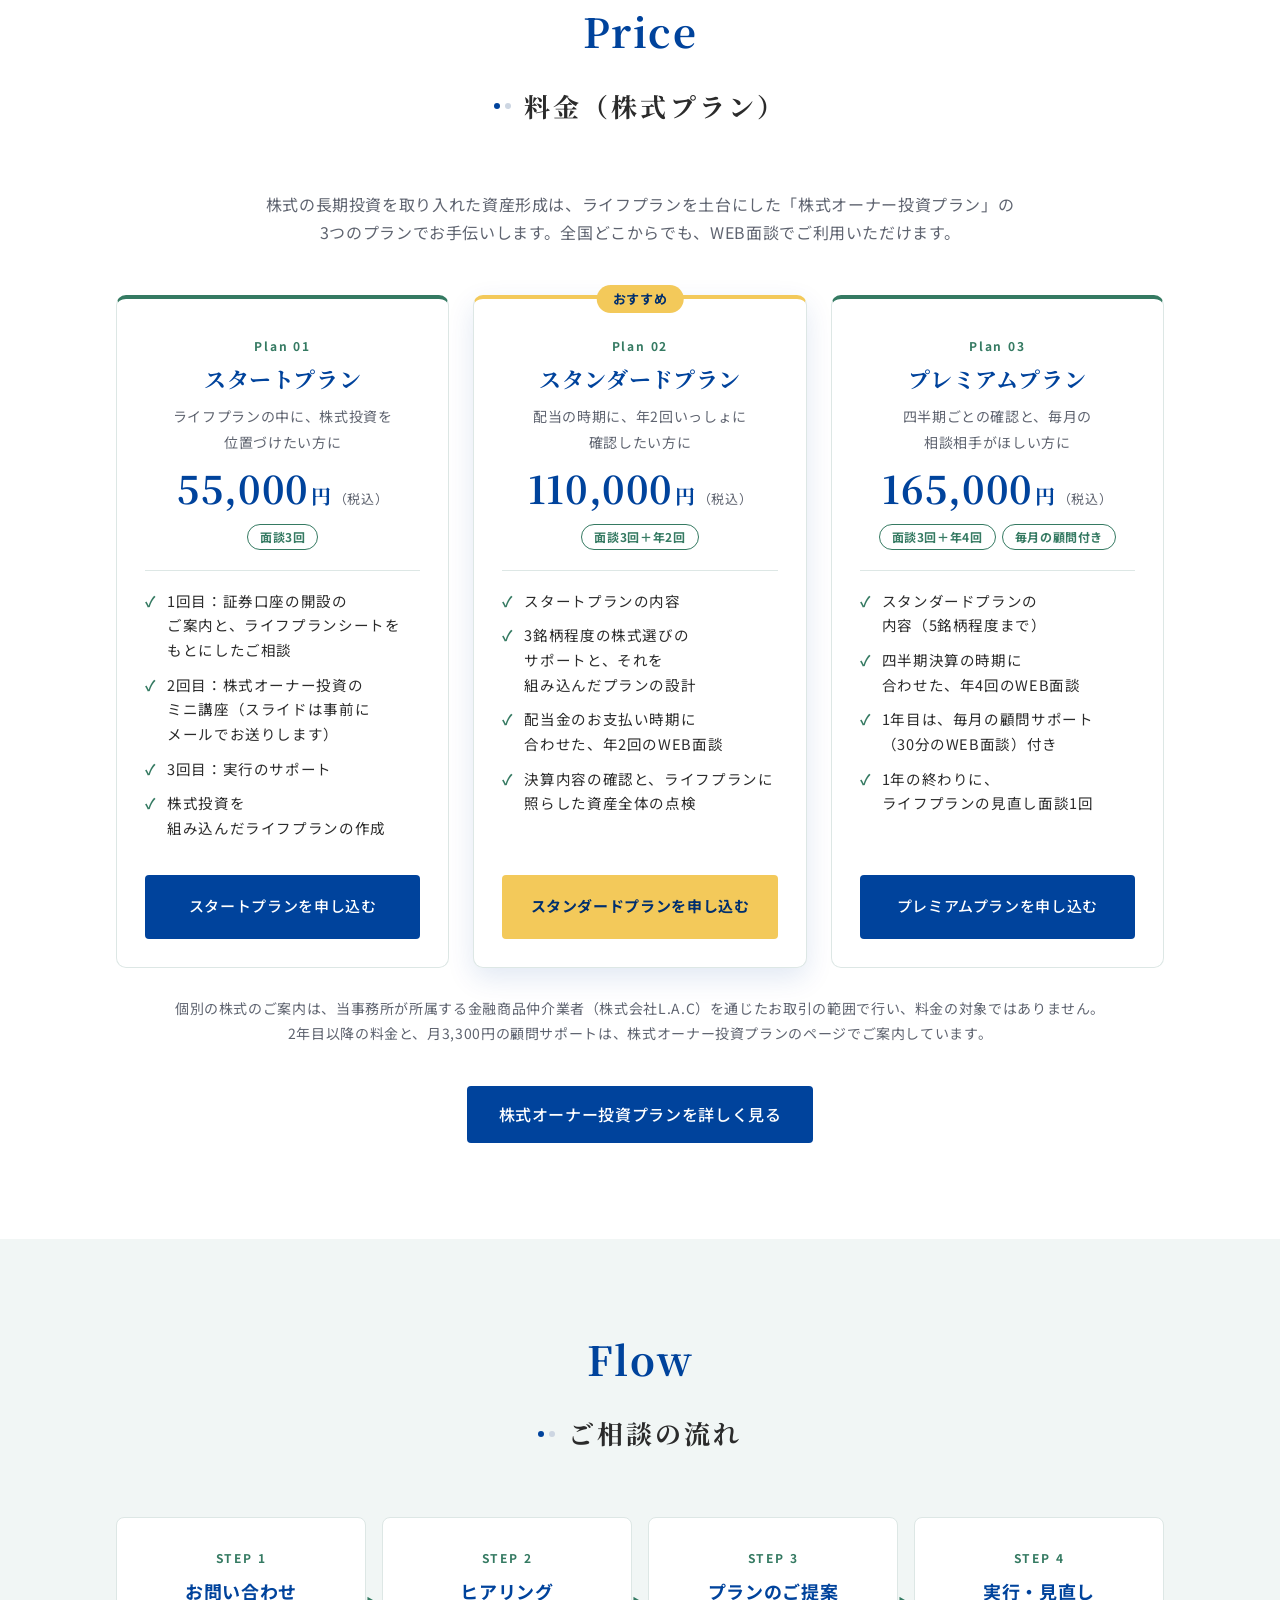
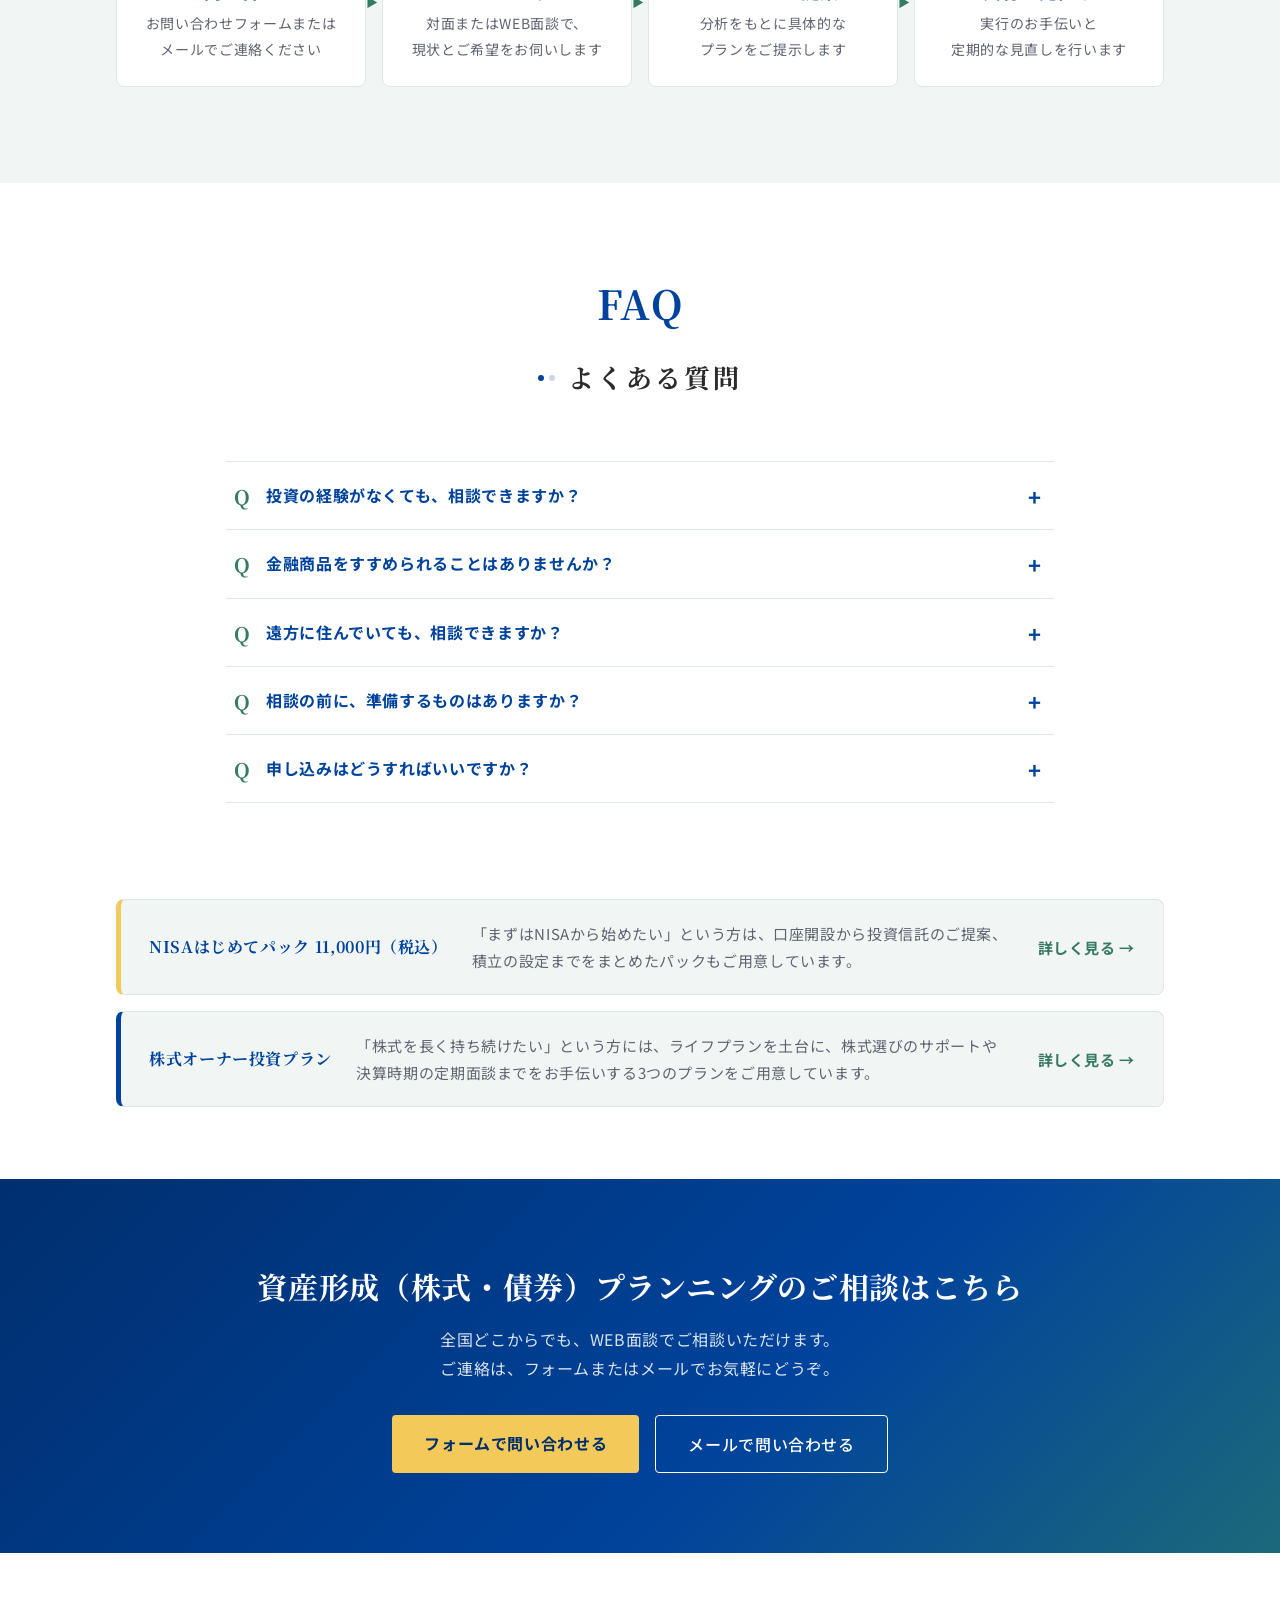
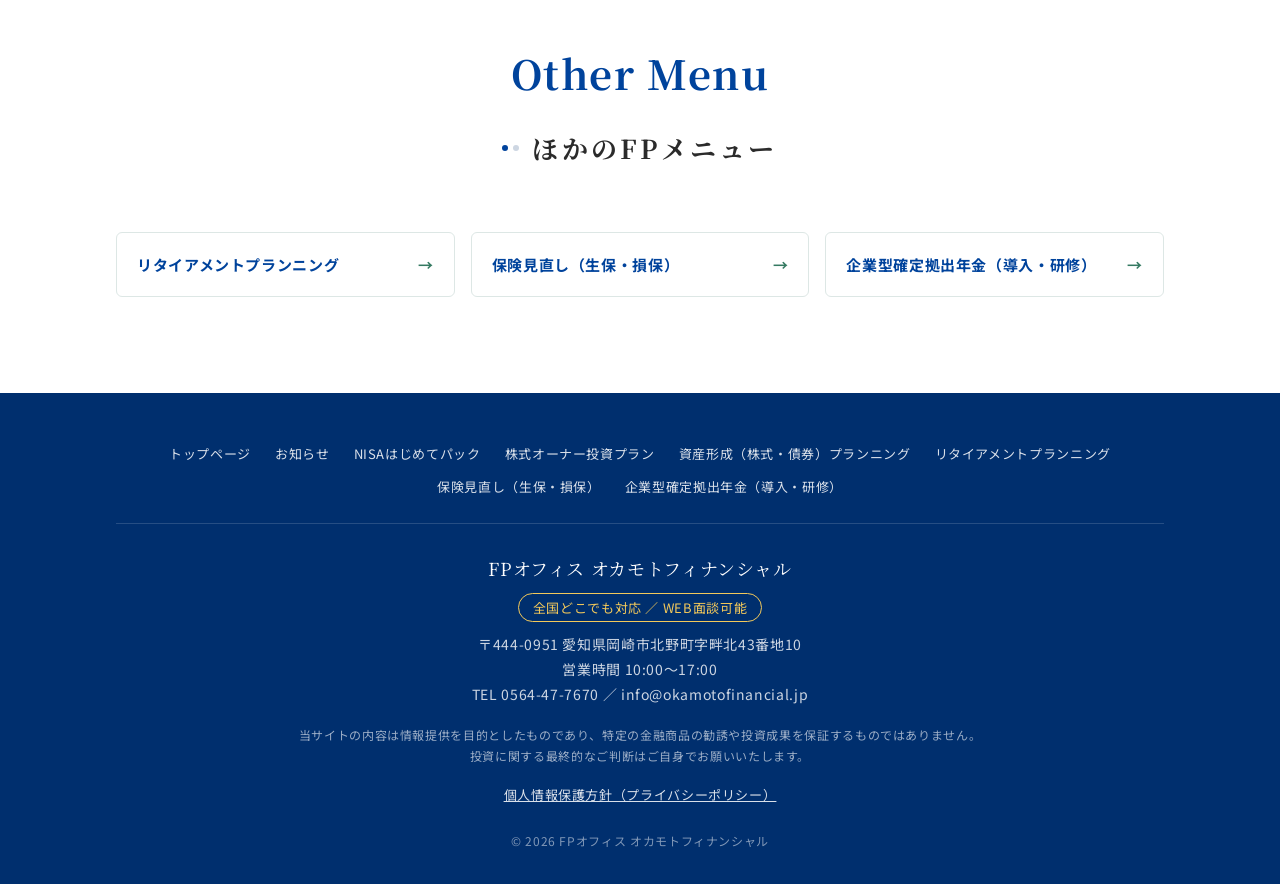
<file: asset-planning.html>
<!DOCTYPE html>
<html lang="ja">
<head>
  <meta charset="UTF-8">
  <meta name="viewport" content="width=device-width, initial-scale=1.0">
  <title>資産形成（株式・債券）プランニング | FPオフィス オカモトフィナンシャル</title>
  <meta name="description" content="家計やライフイベント、住宅ローンの返済まで含めた暮らし全体のお金の流れを整理したうえで、NISA・iDeCoを土台に、株式の長期投資と、種類と時期を分散して安定した利息を受け取る債券投資を組み合わせた資産形成プランをご提案します。">
  <link rel="preconnect" href="https://fonts.googleapis.com">
  <link rel="preconnect" href="https://fonts.gstatic.com" crossorigin>
  <link href="https://fonts.googleapis.com/css2?family=Noto+Sans+JP:wght@400;500;700&family=Noto+Serif+JP:wght@500;700&display=swap" rel="stylesheet">
  <link rel="stylesheet" href="css/style.css">
</head>
<body>

  <!-- ヘッダー -->
  <header class="site-header">
    <div class="container header-inner">
      <a href="index.html" class="logo">
        <span class="logo-sub">FPオフィス</span>
        <span class="logo-main">オカモトフィナンシャル</span>
      </a>
      <button class="nav-toggle" aria-label="メニューを開く" aria-expanded="false">
        <span></span><span></span><span></span>
      </button>
      <nav class="global-nav">
        <ul>
          <li><a href="index.html#difference">当事務所の考え方</a></li>
          <li><a href="index.html#intro">入門編スライド</a></li>
          <li><a href="index.html#menu">FPメニュー</a></li>
          <li><a href="index.html#profile">代表紹介</a></li>
          <li><a href="news.html">お知らせ</a></li>
          <li><a href="nisa-pack.html" class="nav-cta">NISAはじめてパック</a></li>
        </ul>
      </nav>
      <div class="header-icons">
        <a href="index.html#contact" class="icon-btn icon-mail" aria-label="お問い合わせ"><svg viewBox="0 0 24 24" aria-hidden="true"><path d="M20 4H4a2 2 0 0 0-2 2v12a2 2 0 0 0 2 2h16a2 2 0 0 0 2-2V6a2 2 0 0 0-2-2zm0 4-8 5-8-5V6l8 5 8-5z"/></svg></a>
      </div>
    </div>
  </header>

  <main>
    <!-- ページ見出し -->
    <section class="page-hero page-hero-photo page-hero-asset-planning">
      <div class="container">
        <p class="breadcrumb"><a href="index.html">トップ</a> ／ <a href="index.html#menu">FPメニュー</a> ／ 資産形成（株式・債券）プランニング</p>
        <p class="page-hero-en">Asset Building Planning</p>
        <h1 class="page-hero-title">資産形成（株式・債券）プランニング</h1>
      </div>
    </section>

    <!-- 導入 -->
    <section class="section">
      <div class="container">
        <h2 class="page-catch">NISA・iDeCoを土台に、<br>株式と債券で資産を育てる。</h2>
        <p class="section-text">家計やライフイベント、住宅ローンの返済まで含めた暮らし全体のお金の流れを整理したうえで、NISA・iDeCoを土台に、株式の長期投資と、種類と時期を分散して安定した利息を受け取る債券投資を組み合わせた資産形成プランをご提案します。</p>
      </div>
    </section>

    <!-- こんなお悩み -->
    <section class="section section-alt">
      <div class="container">
        <h2 class="section-title"><span class="en">For You</span><span class="ja">このようなお悩みはありませんか</span></h2>
        <ul class="worry-list">
          <li>NISAやiDeCoは始めたけれど、次に何をすればいいか分からない</li>
          <li>株式や債券に興味はあるが、何から始めればいいか分からない</li>
          <li>教育費や住宅ローンの返済と、資産形成のバランスが取れているか不安</li>
          <li>繰上返済と資産運用、どちらを優先すべきか迷っている</li>
        </ul>
      </div>
    </section>

    <!-- できること -->
    <section class="section">
      <div class="container">
        <h2 class="section-title"><span class="en">Support</span><span class="ja">ご相談でできること</span></h2>
        <div class="service-grid support-grid">
          <article class="service-card">
            <p class="support-num">01</p>
            <h3>家計・住宅ローンを含めたお金の見える化</h3>
            <p>家計やライフイベント、住宅ローンの返済計画を整理し、キャッシュフロー表で将来のお金の流れを見える化します。</p>
          </article>
          <article class="service-card">
            <p class="support-num">02</p>
            <h3>NISA・iDeCoのかしこい使い方</h3>
            <p>制度のしくみを確認し、毎月の積立額や組み合わせなど、資産形成の土台をつくります。</p>
          </article>
          <article class="service-card">
            <p class="support-num">03</p>
            <h3>株式の長期投資のご提案</h3>
            <p>長く付き合いたいと思える企業を一緒に考え、長期保有を前提にした株式投資をご提案します。</p>
          </article>
          <article class="service-card">
            <p class="support-num">04</p>
            <h3>債券で利息を受け取るしくみづくり</h3>
            <p>種類と時期を分散して債券を持ち、安定した利息を受け取れる組み合わせを設計します。</p>
          </article>
        </div>
      </div>
    </section>

    <!-- ご相談の例 -->
    <section class="section section-alt">
      <div class="container">
        <h2 class="section-title"><span class="en">Case</span><span class="ja">ご相談の例</span></h2>
        <p class="section-text">たとえば、次のようなご相談をお受けしています。</p>
        <div class="case-grid">
          <article class="case-card">
            <p class="case-who">30代・共働きのご夫婦</p>
            <p class="case-q">NISAで積み立てているけれど、教育資金や住宅購入に向けて、このままでいいのか知りたい。</p>
            <p class="case-a-label">ご提案の方向性</p>
            <p class="case-a">キャッシュフロー表で、お金が必要になる時期と金額を整理します。そのうえで、NISAとiDeCoの配分と、使う時期が近いお金の置き場所を一緒に決めます。</p>
          </article>
          <article class="case-card">
            <p class="case-who">40代・会社員の方</p>
            <p class="case-q">投資信託の積立は順調。次は個別の株式も持ってみたいが、何を基準に選べばいいか分からない。</p>
            <p class="case-a-label">ご提案の方向性</p>
            <p class="case-a">長く持てる会社の見方と、資産全体のうち株式に回す割合を一緒に考えます。値動きに振り回されず、ライフプランに合った持ち方を考えます。</p>
          </article>
          <article class="case-card">
            <p class="case-who">50代・ご夫婦</p>
            <p class="case-q">退職が近づいてきた。貯めてきたお金の一部を、値動きを抑えながら利息で受け取れる形にしたい。</p>
            <p class="case-a-label">ご提案の方向性</p>
            <p class="case-a">種類と時期を分散して債券を持ち、安定した利息を受け取れる組み合わせを設計します。退職後の生活費の見通しとあわせて考えます。</p>
          </article>
        </div>
        <p class="case-note">※よくあるご相談をもとにしたイメージです。実際のご提案は、お一人おひとりの状況によって変わります。</p>
      </div>
    </section>

    <!-- 料金（株式プラン＝株式オーナー投資プランの3プラン。ご本人指示 2026-10-28） -->
    <section id="price" class="section">
      <div class="container">
        <h2 class="section-title"><span class="en">Price</span><span class="ja">料金（株式プラン）</span></h2>
        <p class="section-text">株式の長期投資を取り入れた資産形成は、ライフプランを土台にした「株式オーナー投資プラン」の3つのプランでお手伝いします。全国どこからでも、WEB面談でご利用いただけます。</p>
        <div class="plan-grid">
          <article class="plan-card">
            <p class="plan-en">Plan 01</p>
            <h3 class="plan-name">スタートプラン</h3>
            <p class="plan-catch">ライフプランの中に、株式投資を位置づけたい方に</p>
            <p class="plan-price">55,000<span class="yen">円</span><span class="tax">（税込）</span></p>
            <ul class="plan-tags"><li>面談3回</li></ul>
            <ul class="plan-list">
              <li>1回目：証券口座の開設のご案内と、ライフプランシートをもとにしたご相談</li>
              <li>2回目：株式オーナー投資のミニ講座（スライドは事前にメールでお送りします）</li>
              <li>3回目：実行のサポート</li>
              <li>株式投資を組み込んだライフプランの作成</li>
            </ul>
            <a href="index.html?topic=owner-plan#contact" class="btn btn-secondary plan-btn">スタートプランを<wbr>申し込む</a>
          </article>
          <article class="plan-card plan-card-featured">
            <p class="plan-badge">おすすめ</p>
            <p class="plan-en">Plan 02</p>
            <h3 class="plan-name">スタンダードプラン</h3>
            <p class="plan-catch">配当の時期に、年2回いっしょに確認したい方に</p>
            <p class="plan-price">110,000<span class="yen">円</span><span class="tax">（税込）</span></p>
            <ul class="plan-tags"><li>面談3回＋年2回</li></ul>
            <ul class="plan-list">
              <li>スタートプランの内容</li>
              <li>3銘柄程度の株式選びのサポートと、それを組み込んだプランの設計</li>
              <li>配当金のお支払い時期に合わせた、年2回のWEB面談</li>
              <li>決算内容の確認と、ライフプランに照らした資産全体の点検</li>
            </ul>
            <a href="index.html?topic=owner-plan#contact" class="btn btn-accent plan-btn">スタンダードプランを<wbr>申し込む</a>
          </article>
          <article class="plan-card">
            <p class="plan-en">Plan 03</p>
            <h3 class="plan-name">プレミアムプラン</h3>
            <p class="plan-catch">四半期ごとの確認と、毎月の相談相手がほしい方に</p>
            <p class="plan-price">165,000<span class="yen">円</span><span class="tax">（税込）</span></p>
            <ul class="plan-tags"><li>面談3回＋年4回</li><li>毎月の顧問付き</li></ul>
            <ul class="plan-list">
              <li>スタンダードプランの内容（5銘柄程度まで）</li>
              <li>四半期決算の時期に合わせた、年4回のWEB面談</li>
              <li>1年目は、毎月の顧問サポート（30分のWEB面談）付き</li>
              <li>1年の終わりに、ライフプランの見直し面談1回</li>
            </ul>
            <a href="index.html?topic=owner-plan#contact" class="btn btn-secondary plan-btn">プレミアムプランを<wbr>申し込む</a>
          </article>
        </div>
        <p class="plan-note">個別の株式のご案内は、当事務所が所属する金融商品仲介業者（株式会社L.A.C）を通じたお取引の範囲で行い、料金の対象ではありません。<br>2年目以降の料金と、月3,300円の顧問サポートは、<a href="owner-plan.html#plans">株式オーナー投資プランのページ</a>でご案内しています。</p>        <div class="center"><a href="owner-plan.html" class="btn btn-secondary">株式オーナー投資プランを詳しく見る</a></div>
      </div>
    </section>

    <!-- ご相談の流れ -->
    <section class="section section-alt">
      <div class="container">
        <h2 class="section-title"><span class="en">Flow</span><span class="ja">ご相談の流れ</span></h2>
        <div class="steps steps-4">
          <div class="step"><span class="step-num">STEP 1</span><p class="step-title">お問い合わせ</p><p>お問い合わせフォームまたはメールでご連絡ください</p></div>
          <div class="step"><span class="step-num">STEP 2</span><p class="step-title">ヒアリング</p><p>対面またはWEB面談で、現状とご希望をお伺いします</p></div>
          <div class="step"><span class="step-num">STEP 3</span><p class="step-title">プランのご提案</p><p>分析をもとに具体的なプランをご提示します</p></div>
          <div class="step"><span class="step-num">STEP 4</span><p class="step-title">実行・見直し</p><p>実行のお手伝いと定期的な見直しを行います</p></div>
        </div>
      </div>
    </section>

    <!-- よくある質問 -->
    <section class="section">
      <div class="container faq-container">
        <h2 class="section-title"><span class="en">FAQ</span><span class="ja">よくある質問</span></h2>
        <div class="faq-list">
          <details class="faq-item">
            <summary>投資の経験がなくても、相談できますか？</summary>
            <p>はい、大丈夫です。NISA・iDeCoのしくみや、株式・債券の基本から、わかりやすくご説明します。</p>
          </details>
          <details class="faq-item">
            <summary>金融商品をすすめられることはありませんか？</summary>
            <p>無理におすすめすることはありません。当事務所は金融商品仲介業者に所属しているため、ご希望があれば具体的な商品のご案内もできます。購入するかどうかは、お客様ご自身でご判断ください。</p>
          </details>
          <details class="faq-item">
            <summary>遠方に住んでいても、相談できますか？</summary>
            <p>はい。全国どこからでも、WEB面談でご相談いただけます。</p>
          </details>
          <details class="faq-item">
            <summary>相談の前に、準備するものはありますか？</summary>
            <p>家計の収入と支出、お持ちの預金や投資の明細など、わかる範囲でお手元にご用意ください。すべてそろっていなくても大丈夫です。</p>
          </details>
          <details class="faq-item">
            <summary>申し込みはどうすればいいですか？</summary>
            <p><a href="index.html#contact">お問い合わせフォーム</a>、またはメール（info@okamotofinancial.jp）でお申し込みください。内容を確認のうえ、メールでご連絡いたします。</p>
          </details>
        </div>
      </div>
    </section>

    <!-- NISAはじめてパックへの案内 -->
    <section class="section pack-inline-section">
      <div class="container">
        <a href="nisa-pack.html" class="pack-inline">
          <span class="pack-inline-label">NISAはじめてパック 11,000円（税込）</span>
          <span class="pack-inline-text">「まずはNISAから始めたい」という方は、口座開設から投資信託のご提案、積立の設定までをまとめたパックもご用意しています。</span>
          <span class="pack-inline-link">詳しく見る →</span>
        </a>
        <a href="owner-plan.html" class="pack-inline pack-inline-owner">
          <span class="pack-inline-label">株式オーナー投資プラン</span>
          <span class="pack-inline-text">「株式を長く持ち続けたい」という方には、ライフプランを土台に、株式選びのサポートや決算時期の定期面談までをお手伝いする3つのプランをご用意しています。</span>
          <span class="pack-inline-link">詳しく見る →</span>
        </a>
      </div>
    </section>

    <!-- 相談への導線 -->
    <section class="final-cta">
      <div class="container">
        <h2 class="final-title">資産形成（株式・債券）プランニングのご相談はこちら</h2>
        <p>全国どこからでも、WEB面談でご相談いただけます。<br>ご連絡は、フォームまたはメールでお気軽にどうぞ。</p>
        <div class="hero-buttons center-buttons">
          <a href="index.html?topic=asset#contact" class="btn btn-accent">フォームで問い合わせる</a>
          <a href="mailto:info@okamotofinancial.jp" class="btn btn-outline">メールで問い合わせる</a>
        </div>
      </div>
    </section>

    <!-- ほかのメニュー -->
    <section class="section">
      <div class="container">
        <h2 class="section-title"><span class="en">Other Menu</span><span class="ja">ほかのFPメニュー</span></h2>
        <div class="other-grid">
          <a href="retirement.html" class="other-card">リタイアメントプランニング<span>→</span></a>
          <a href="insurance.html" class="other-card">保険見直し（生保・損保）<span>→</span></a>
          <a href="dc.html" class="other-card">企業型確定拠出年金（導入・研修）<span>→</span></a>
        </div>
      </div>
    </section>
  </main>

  <!-- フッター -->
  <footer class="site-footer">
    <div class="container">
      <ul class="footer-menu">
        <li><a href="index.html">トップページ</a></li>
        <li><a href="news.html">お知らせ</a></li>
        <li><a href="nisa-pack.html">NISAはじめてパック</a></li>
        <li><a href="owner-plan.html">株式オーナー投資プラン</a></li>
        <li><a href="asset-planning.html">資産形成（株式・債券）プランニング</a></li>
        <li><a href="retirement.html">リタイアメントプランニング</a></li>
        <li><a href="insurance.html">保険見直し（生保・損保）</a></li>
        <li><a href="dc.html">企業型確定拠出年金（導入・研修）</a></li>
      </ul>
      <p class="footer-name">FPオフィス オカモトフィナンシャル</p>
      <p class="footer-area">全国どこでも対応 ／ WEB面談可能</p>
      <p class="footer-address">〒444-0951 愛知県岡崎市北野町字畔北43番地10<br>営業時間 10:00～17:00<br>TEL <a href="tel:0564477670">0564-47-7670</a> ／ <a href="mailto:info@okamotofinancial.jp">info@okamotofinancial.jp</a></p>
      <p class="disclaimer">当サイトの内容は情報提供を目的としたものであり、特定の金融商品の勧誘や投資成果を保証するものではありません。投資に関する最終的なご判断はご自身でお願いいたします。</p>
      <p class="footer-legal"><a href="privacy.html">個人情報保護方針（プライバシーポリシー）</a></p>
      <p class="copyright">&copy; <span id="year"></span> FPオフィス オカモトフィナンシャル</p>
    </div>
  </footer>

  <script src="js/main.js"></script>
</body>
</html>
</file>
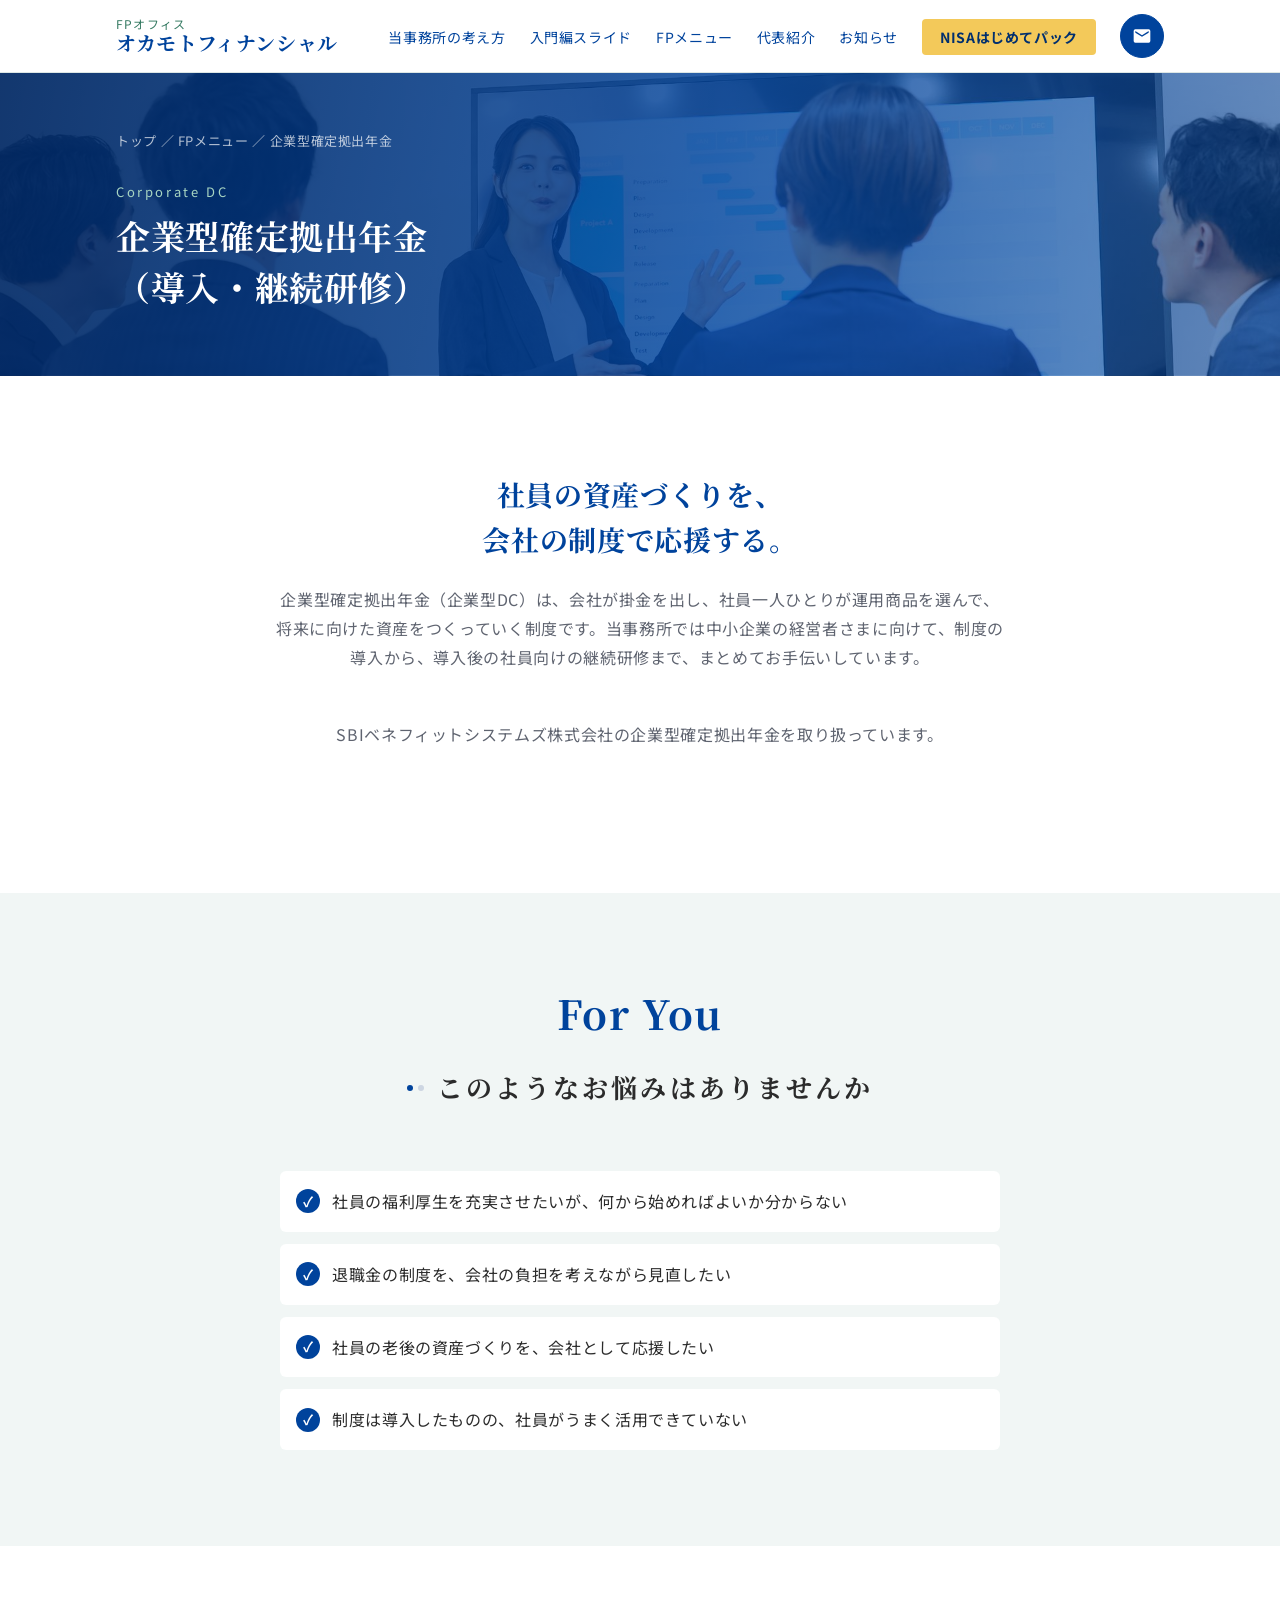
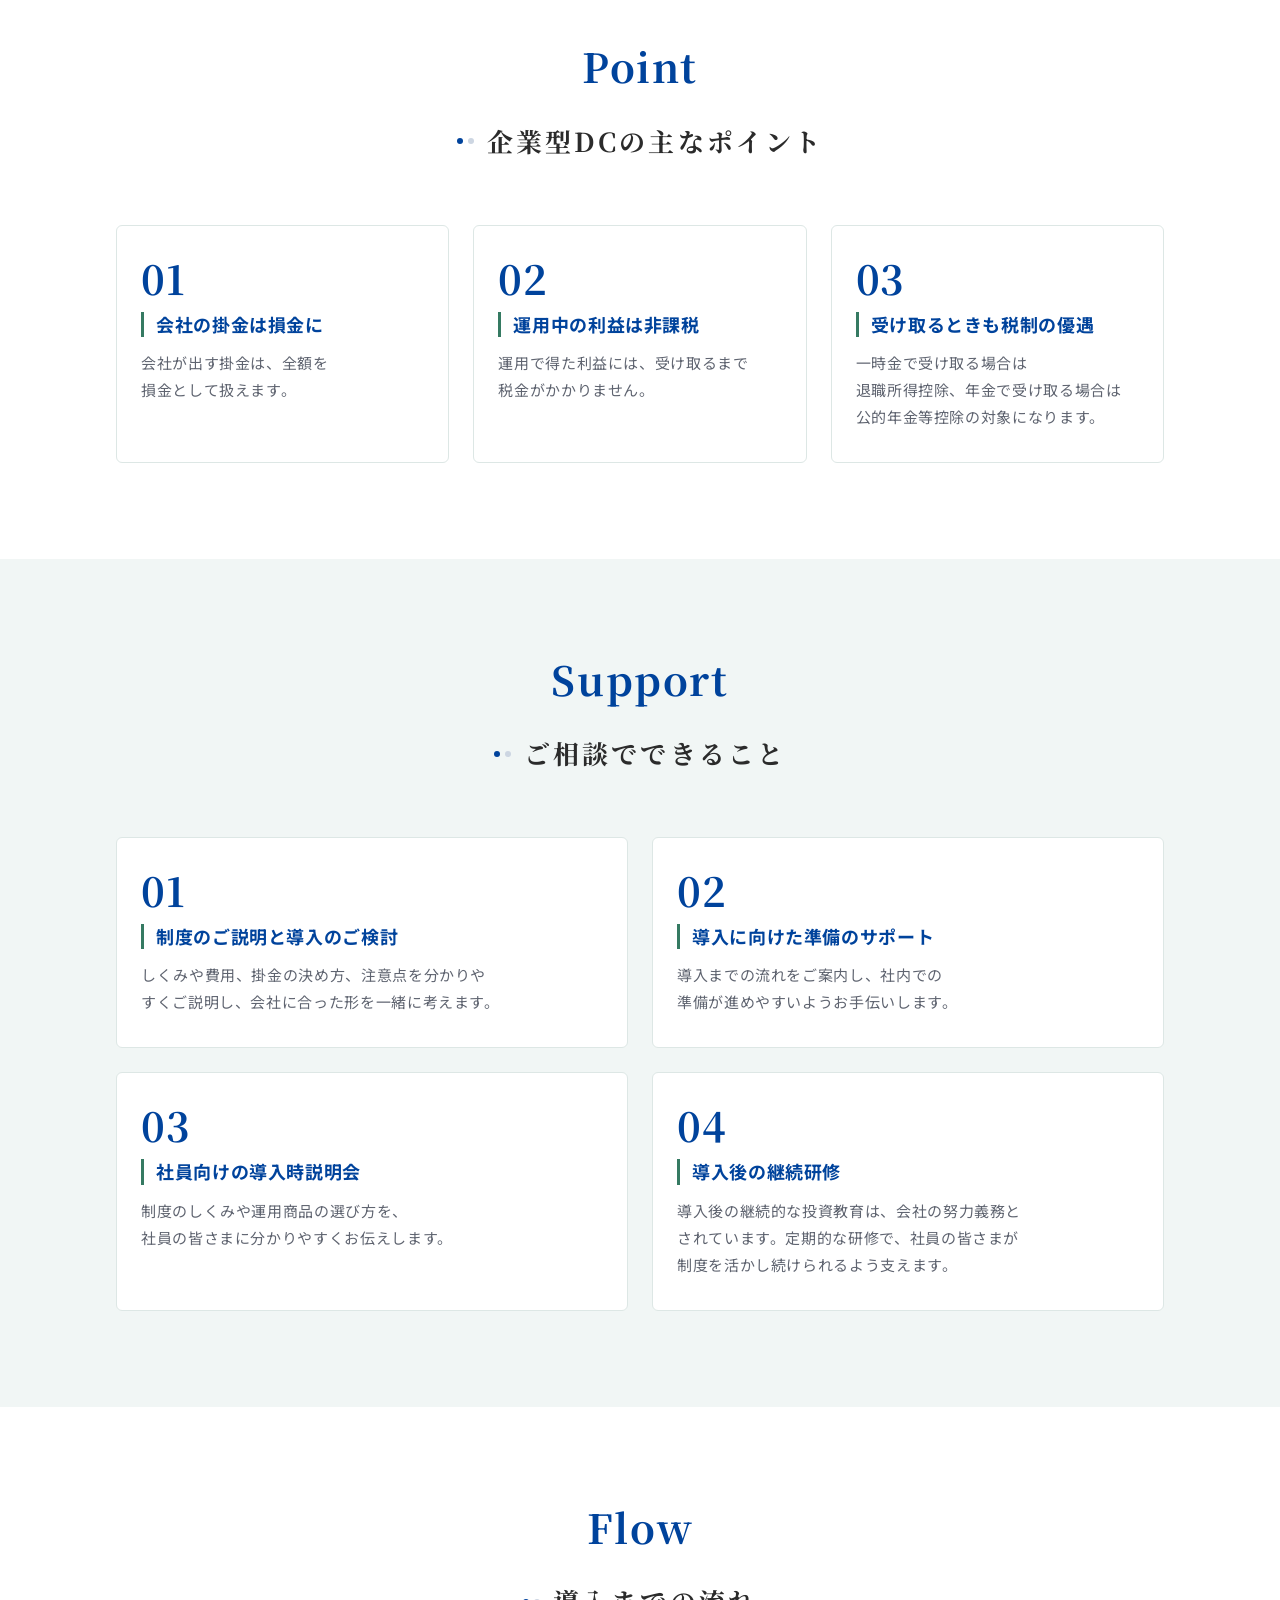
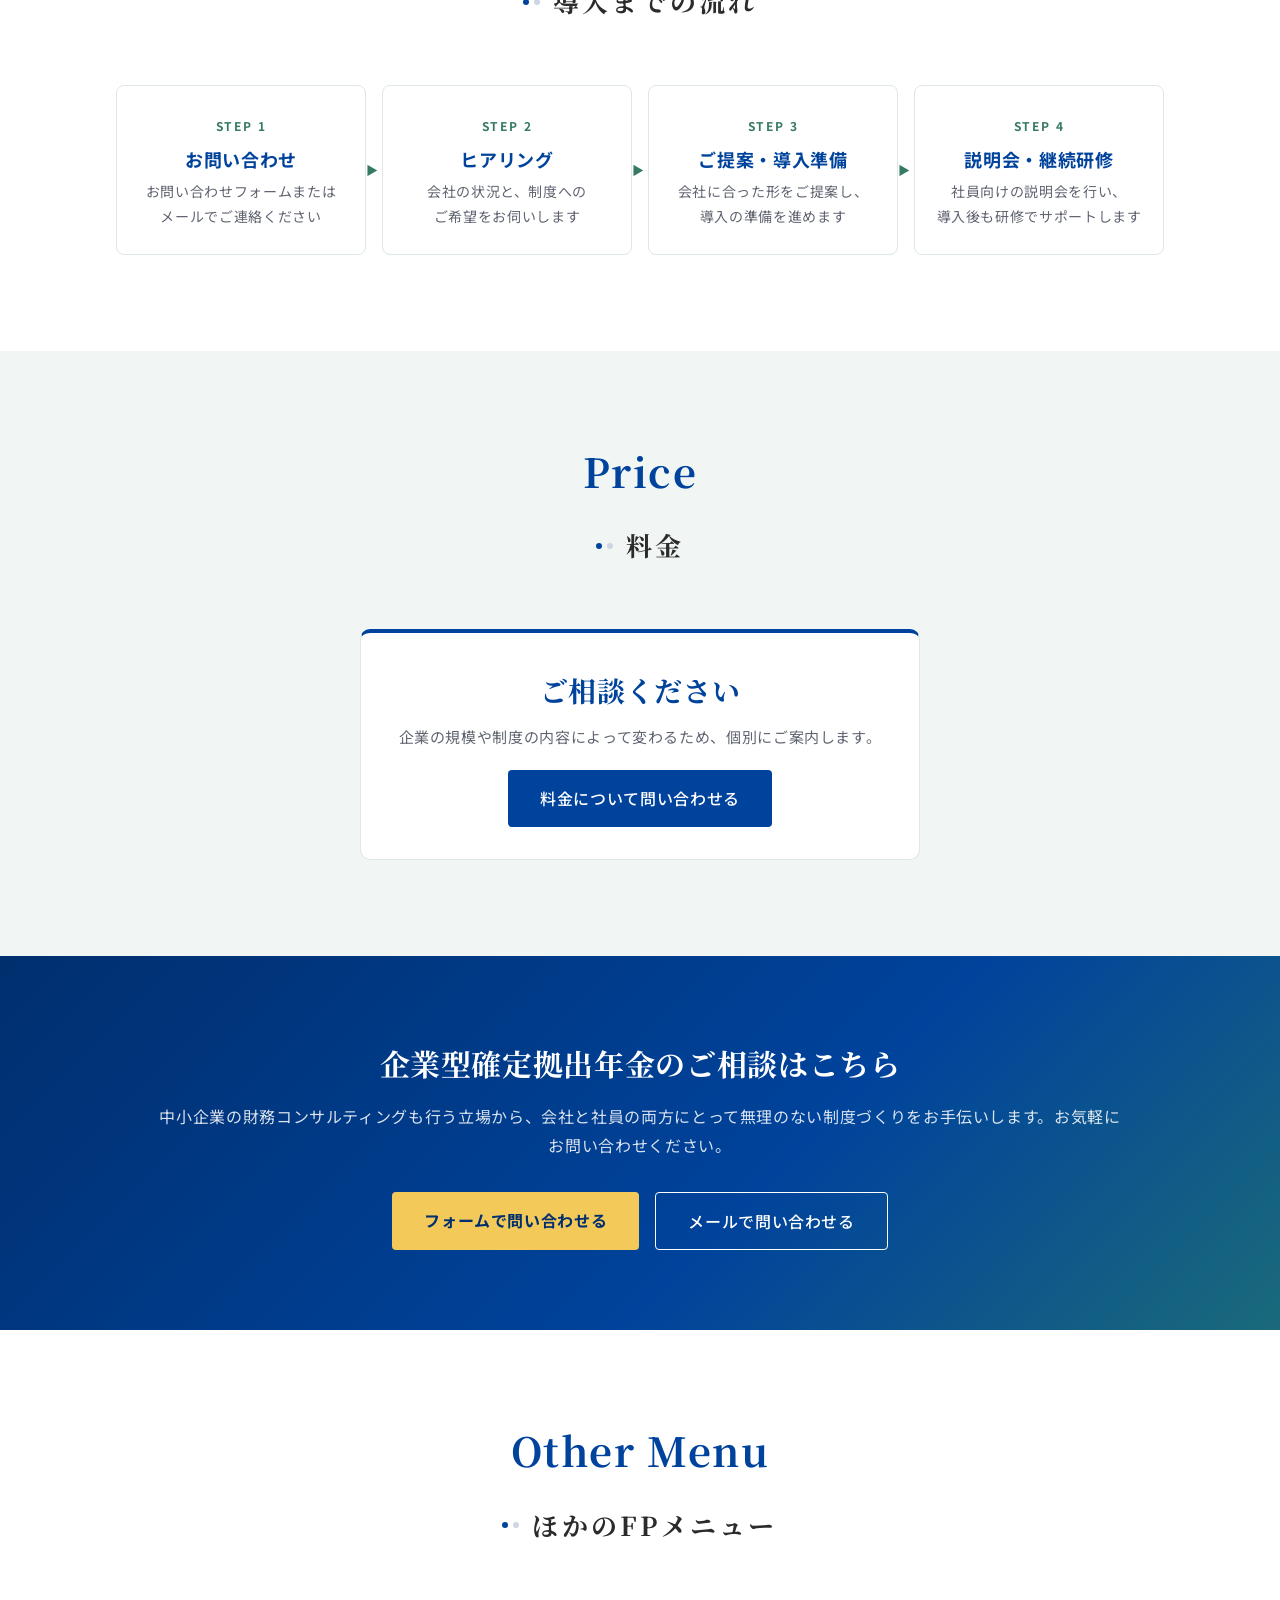
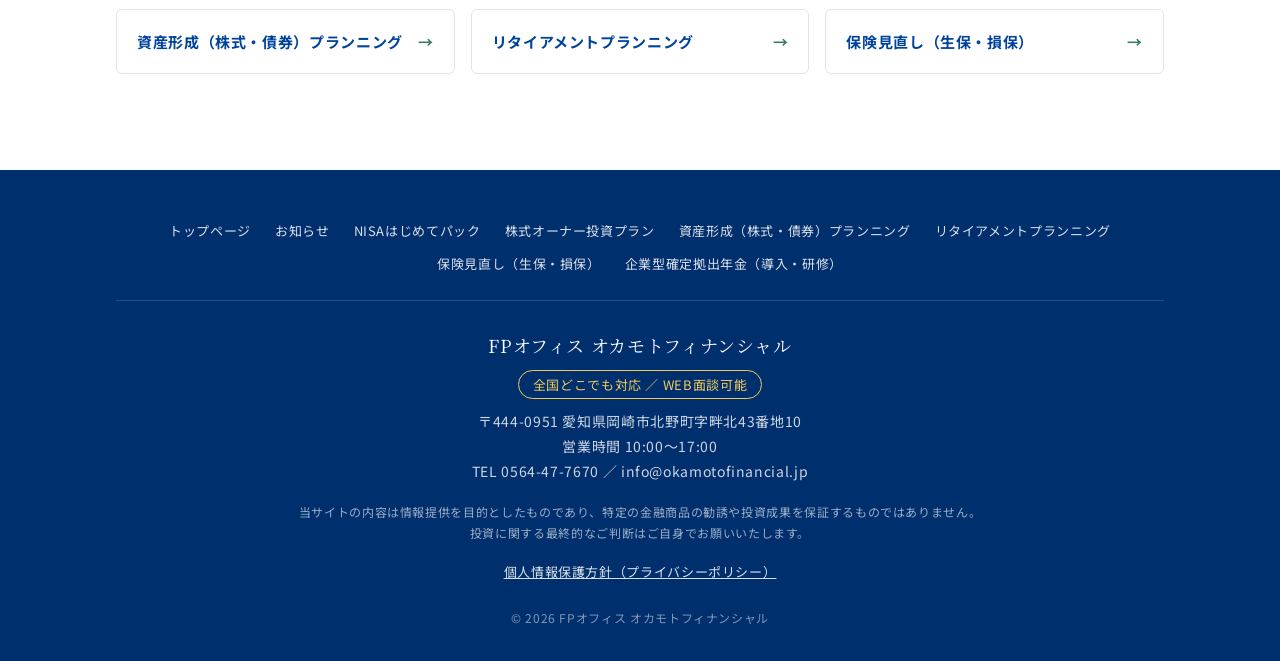
<file: dc.html>
<!DOCTYPE html>
<html lang="ja">
<head>
  <meta charset="UTF-8">
  <meta name="viewport" content="width=device-width, initial-scale=1.0">
  <title>企業型確定拠出年金（導入・継続研修） | FPオフィス オカモトフィナンシャル</title>
  <meta name="description" content="中小企業の経営者さまへ。企業型確定拠出年金（企業型DC）の導入から、社員の皆さまへの導入時説明会・継続研修まで、まとめてお手伝いします。">
  <link rel="preconnect" href="https://fonts.googleapis.com">
  <link rel="preconnect" href="https://fonts.gstatic.com" crossorigin>
  <link href="https://fonts.googleapis.com/css2?family=Noto+Sans+JP:wght@400;500;700&family=Noto+Serif+JP:wght@500;700&display=swap" rel="stylesheet">
  <link rel="stylesheet" href="css/style.css">
</head>
<body>

  <!-- ヘッダー -->
  <header class="site-header">
    <div class="container header-inner">
      <a href="index.html" class="logo">
        <span class="logo-sub">FPオフィス</span>
        <span class="logo-main">オカモトフィナンシャル</span>
      </a>
      <button class="nav-toggle" aria-label="メニューを開く" aria-expanded="false">
        <span></span><span></span><span></span>
      </button>
      <nav class="global-nav">
        <ul>
          <li><a href="index.html#difference">当事務所の考え方</a></li>
          <li><a href="index.html#intro">入門編スライド</a></li>
          <li><a href="index.html#menu">FPメニュー</a></li>
          <li><a href="index.html#profile">代表紹介</a></li>
          <li><a href="news.html">お知らせ</a></li>
          <li><a href="nisa-pack.html" class="nav-cta">NISAはじめてパック</a></li>
        </ul>
      </nav>
      <div class="header-icons">
        <a href="index.html#contact" class="icon-btn icon-mail" aria-label="お問い合わせ"><svg viewBox="0 0 24 24" aria-hidden="true"><path d="M20 4H4a2 2 0 0 0-2 2v12a2 2 0 0 0 2 2h16a2 2 0 0 0 2-2V6a2 2 0 0 0-2-2zm0 4-8 5-8-5V6l8 5 8-5z"/></svg></a>
      </div>
    </div>
  </header>

  <main>
    <!-- ページ見出し -->
    <section class="page-hero page-hero-photo page-hero-dc">
      <div class="container">
        <p class="breadcrumb"><a href="index.html">トップ</a> ／ <a href="index.html#menu">FPメニュー</a> ／ 企業型確定拠出年金</p>
        <p class="page-hero-en">Corporate DC</p>
        <h1 class="page-hero-title">企業型確定拠出年金<br>（導入・継続研修）</h1>
      </div>
    </section>

    <!-- 導入 -->
    <section class="section">
      <div class="container">
        <h2 class="page-catch">社員の資産づくりを、<br>会社の制度で応援する。</h2>
        <p class="section-text">企業型確定拠出年金（企業型DC）は、会社が掛金を出し、社員一人ひとりが運用商品を選んで、将来に向けた資産をつくっていく制度です。当事務所では中小企業の経営者さまに向けて、制度の導入から、導入後の社員向けの継続研修まで、まとめてお手伝いしています。</p>
        <p class="section-text">SBIベネフィットシステムズ株式会社の企業型確定拠出年金を取り扱っています。</p>
      </div>
    </section>

    <!-- こんなお悩み -->
    <section class="section section-alt">
      <div class="container">
        <h2 class="section-title"><span class="en">For You</span><span class="ja">このようなお悩みはありませんか</span></h2>
        <ul class="worry-list">
          <li>社員の福利厚生を充実させたいが、何から始めればよいか分からない</li>
          <li>退職金の制度を、会社の負担を考えながら見直したい</li>
          <li>社員の老後の資産づくりを、会社として応援したい</li>
          <li>制度は導入したものの、社員がうまく活用できていない</li>
        </ul>
      </div>
    </section>

    <!-- 企業型DCのしくみ -->
    <section class="section">
      <div class="container">
        <h2 class="section-title"><span class="en">Point</span><span class="ja">企業型DCの主なポイント</span></h2>
        <div class="service-grid">
          <article class="service-card">
            <p class="support-num">01</p>
            <h3>会社の掛金は損金に</h3>
            <p>会社が出す掛金は、全額を損金として扱えます。</p>
          </article>
          <article class="service-card">
            <p class="support-num">02</p>
            <h3>運用中の利益は非課税</h3>
            <p>運用で得た利益には、受け取るまで税金がかかりません。</p>
          </article>
          <article class="service-card">
            <p class="support-num">03</p>
            <h3>受け取るときも税制の優遇</h3>
            <p>一時金で受け取る場合は退職所得控除、年金で受け取る場合は公的年金等控除の対象になります。</p>
          </article>
        </div>
      </div>
    </section>

    <!-- できること -->
    <section class="section section-alt">
      <div class="container">
        <h2 class="section-title"><span class="en">Support</span><span class="ja">ご相談でできること</span></h2>
        <div class="service-grid support-grid">
          <article class="service-card">
            <p class="support-num">01</p>
            <h3>制度のご説明と導入のご検討</h3>
            <p>しくみや費用、掛金の決め方、注意点を分かりやすくご説明し、会社に合った形を一緒に考えます。</p>
          </article>
          <article class="service-card">
            <p class="support-num">02</p>
            <h3>導入に向けた準備のサポート</h3>
            <p>導入までの流れをご案内し、社内での準備が進めやすいようお手伝いします。</p>
          </article>
          <article class="service-card">
            <p class="support-num">03</p>
            <h3>社員向けの導入時説明会</h3>
            <p>制度のしくみや運用商品の選び方を、社員の皆さまに分かりやすくお伝えします。</p>
          </article>
          <article class="service-card">
            <p class="support-num">04</p>
            <h3>導入後の継続研修</h3>
            <p>導入後の継続的な投資教育は、会社の努力義務とされています。定期的な研修で、社員の皆さまが制度を活かし続けられるよう支えます。</p>
          </article>
        </div>
      </div>
    </section>

    <!-- ご相談の流れ -->
    <section class="section">
      <div class="container">
        <h2 class="section-title"><span class="en">Flow</span><span class="ja">導入までの流れ</span></h2>
        <div class="steps steps-4">
          <div class="step"><span class="step-num">STEP 1</span><p class="step-title">お問い合わせ</p><p>お問い合わせフォームまたはメールでご連絡ください</p></div>
          <div class="step"><span class="step-num">STEP 2</span><p class="step-title">ヒアリング</p><p>会社の状況と、制度へのご希望をお伺いします</p></div>
          <div class="step"><span class="step-num">STEP 3</span><p class="step-title">ご提案・導入準備</p><p>会社に合った形をご提案し、導入の準備を進めます</p></div>
          <div class="step"><span class="step-num">STEP 4</span><p class="step-title">説明会・継続研修</p><p>社員向けの説明会を行い、導入後も研修でサポートします</p></div>
        </div>
      </div>
    </section>

    <!-- 料金（ご本人指示 2026-10-28：「ご相談ください」。詳細は一般社団法人SMEリスクコンサルティングで提示予定） -->
    <section id="price" class="section section-alt">
      <div class="container">
        <h2 class="section-title"><span class="en">Price</span><span class="ja">料金</span></h2>
        <div class="price-consult">
          <p class="price-consult-value">ご相談ください</p>
          <p>企業の規模や制度の内容によって変わるため、個別にご案内します。</p>
          <a href="index.html?topic=dc#contact" class="btn btn-secondary">料金について問い合わせる</a>
        </div>
      </div>
    </section>

    <!-- 相談への導線 -->
    <section class="final-cta">
      <div class="container">
        <h2 class="final-title">企業型確定拠出年金のご相談はこちら</h2>
        <p>中小企業の財務コンサルティングも行う立場から、会社と社員の両方にとって無理のない制度づくりをお手伝いします。お気軽にお問い合わせください。</p>
        <div class="hero-buttons center-buttons">
          <a href="index.html?topic=dc#contact" class="btn btn-accent">フォームで問い合わせる</a>
          <a href="mailto:info@okamotofinancial.jp" class="btn btn-outline">メールで問い合わせる</a>
        </div>
      </div>
    </section>

    <!-- ほかのメニュー -->
    <section class="section">
      <div class="container">
        <h2 class="section-title"><span class="en">Other Menu</span><span class="ja">ほかのFPメニュー</span></h2>
        <div class="other-grid">
          <a href="asset-planning.html" class="other-card">資産形成（株式・債券）プランニング<span>→</span></a>
          <a href="retirement.html" class="other-card">リタイアメントプランニング<span>→</span></a>
          <a href="insurance.html" class="other-card">保険見直し（生保・損保）<span>→</span></a>
        </div>
      </div>
    </section>
  </main>

  <!-- フッター -->
  <footer class="site-footer">
    <div class="container">
      <ul class="footer-menu">
        <li><a href="index.html">トップページ</a></li>
        <li><a href="news.html">お知らせ</a></li>
        <li><a href="nisa-pack.html">NISAはじめてパック</a></li>
        <li><a href="owner-plan.html">株式オーナー投資プラン</a></li>
        <li><a href="asset-planning.html">資産形成（株式・債券）プランニング</a></li>
        <li><a href="retirement.html">リタイアメントプランニング</a></li>
        <li><a href="insurance.html">保険見直し（生保・損保）</a></li>
        <li><a href="dc.html">企業型確定拠出年金（導入・研修）</a></li>
      </ul>
      <p class="footer-name">FPオフィス オカモトフィナンシャル</p>
      <p class="footer-area">全国どこでも対応 ／ WEB面談可能</p>
      <p class="footer-address">〒444-0951 愛知県岡崎市北野町字畔北43番地10<br>営業時間 10:00～17:00<br>TEL <a href="tel:0564477670">0564-47-7670</a> ／ <a href="mailto:info@okamotofinancial.jp">info@okamotofinancial.jp</a></p>
      <p class="disclaimer">当サイトの内容は情報提供を目的としたものであり、特定の金融商品の勧誘や投資成果を保証するものではありません。投資に関する最終的なご判断はご自身でお願いいたします。</p>
      <p class="footer-legal"><a href="privacy.html">個人情報保護方針（プライバシーポリシー）</a></p>
      <p class="copyright">&copy; <span id="year"></span> FPオフィス オカモトフィナンシャル</p>
    </div>
  </footer>

  <script src="js/main.js"></script>
</body>
</html>
</file>
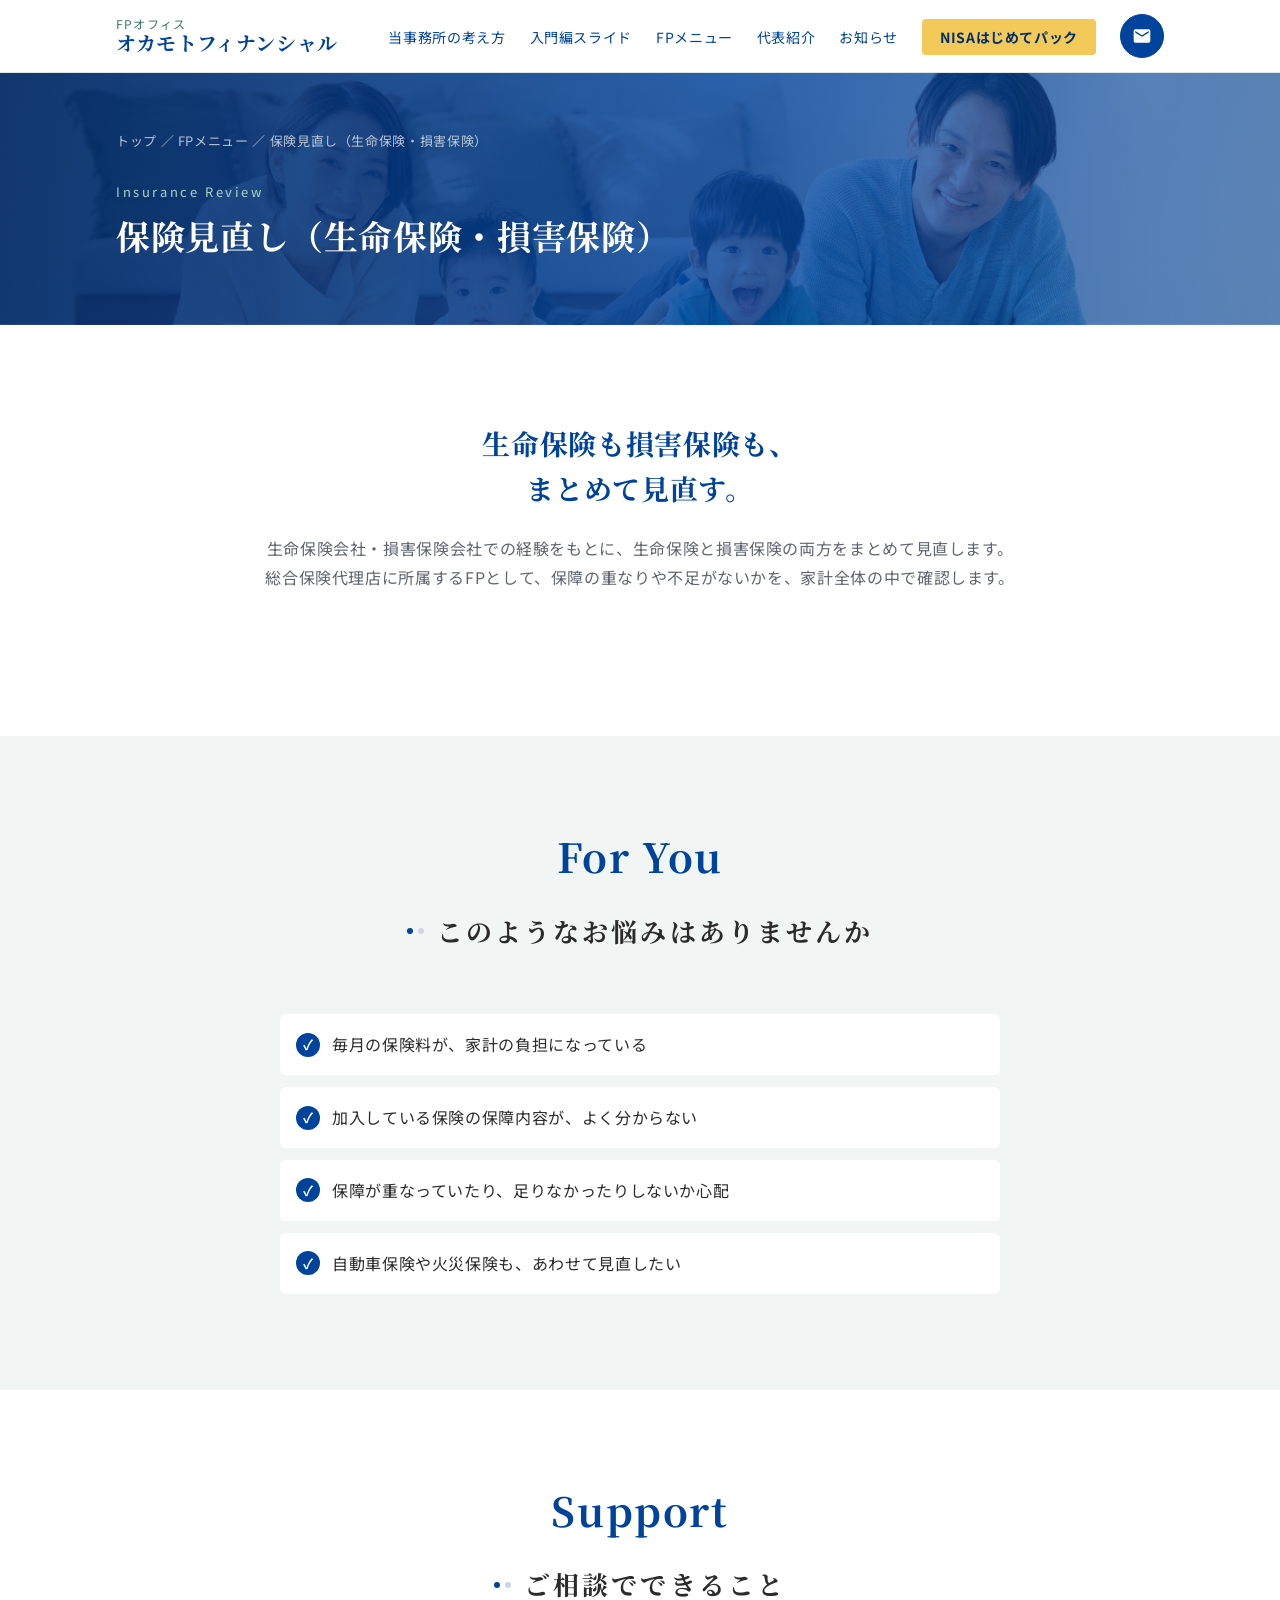
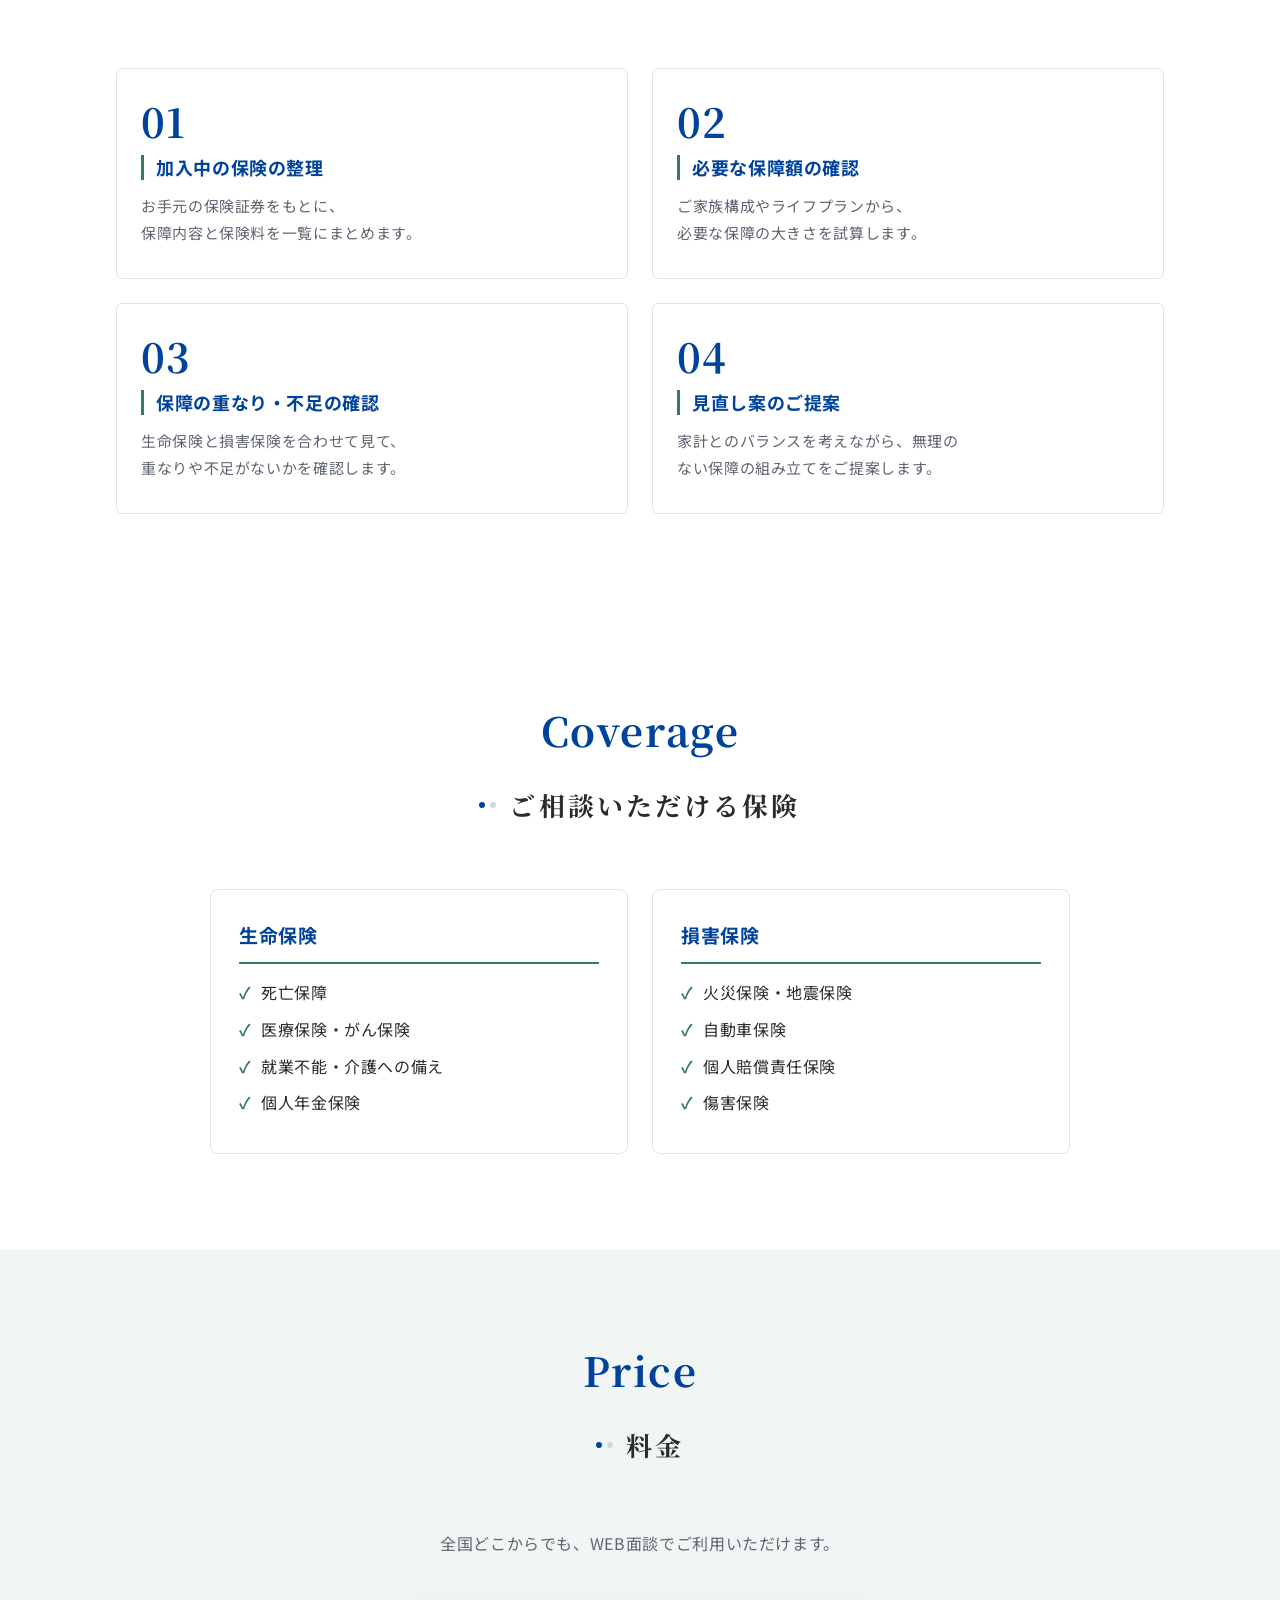
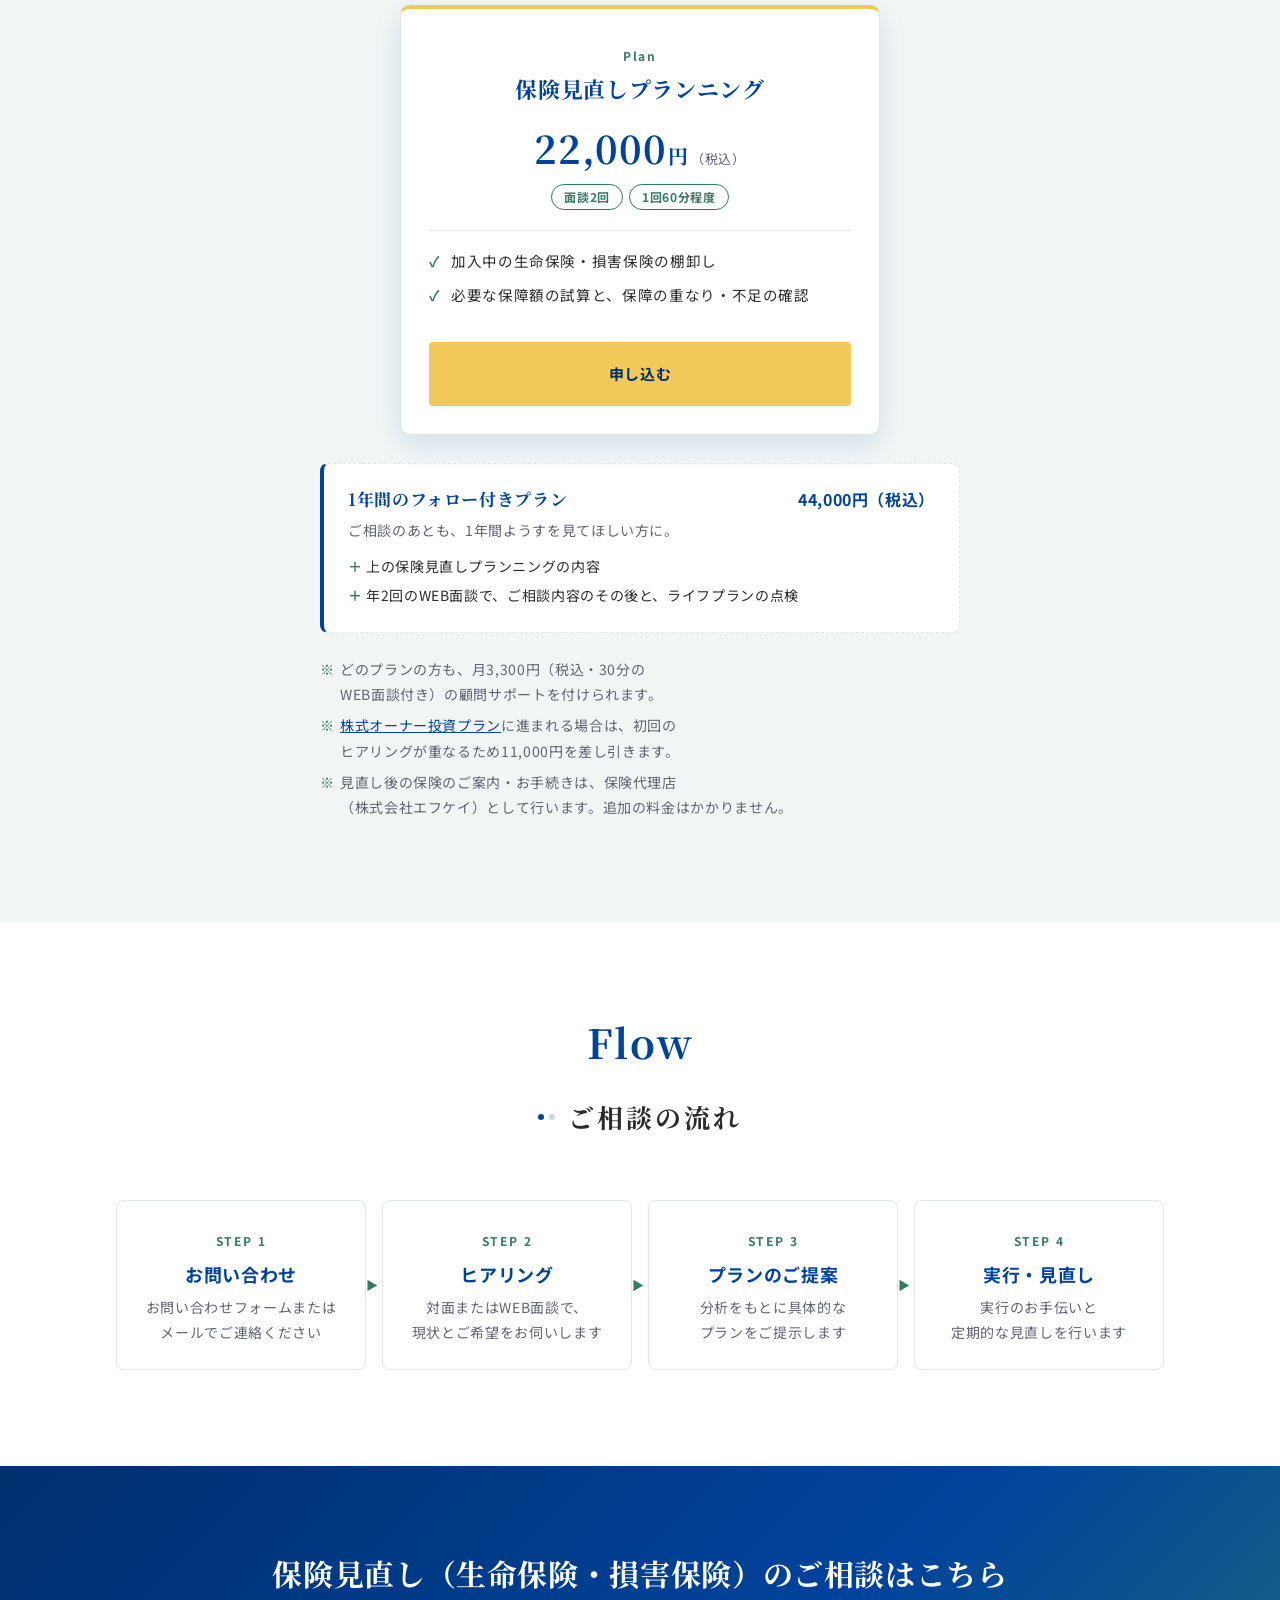
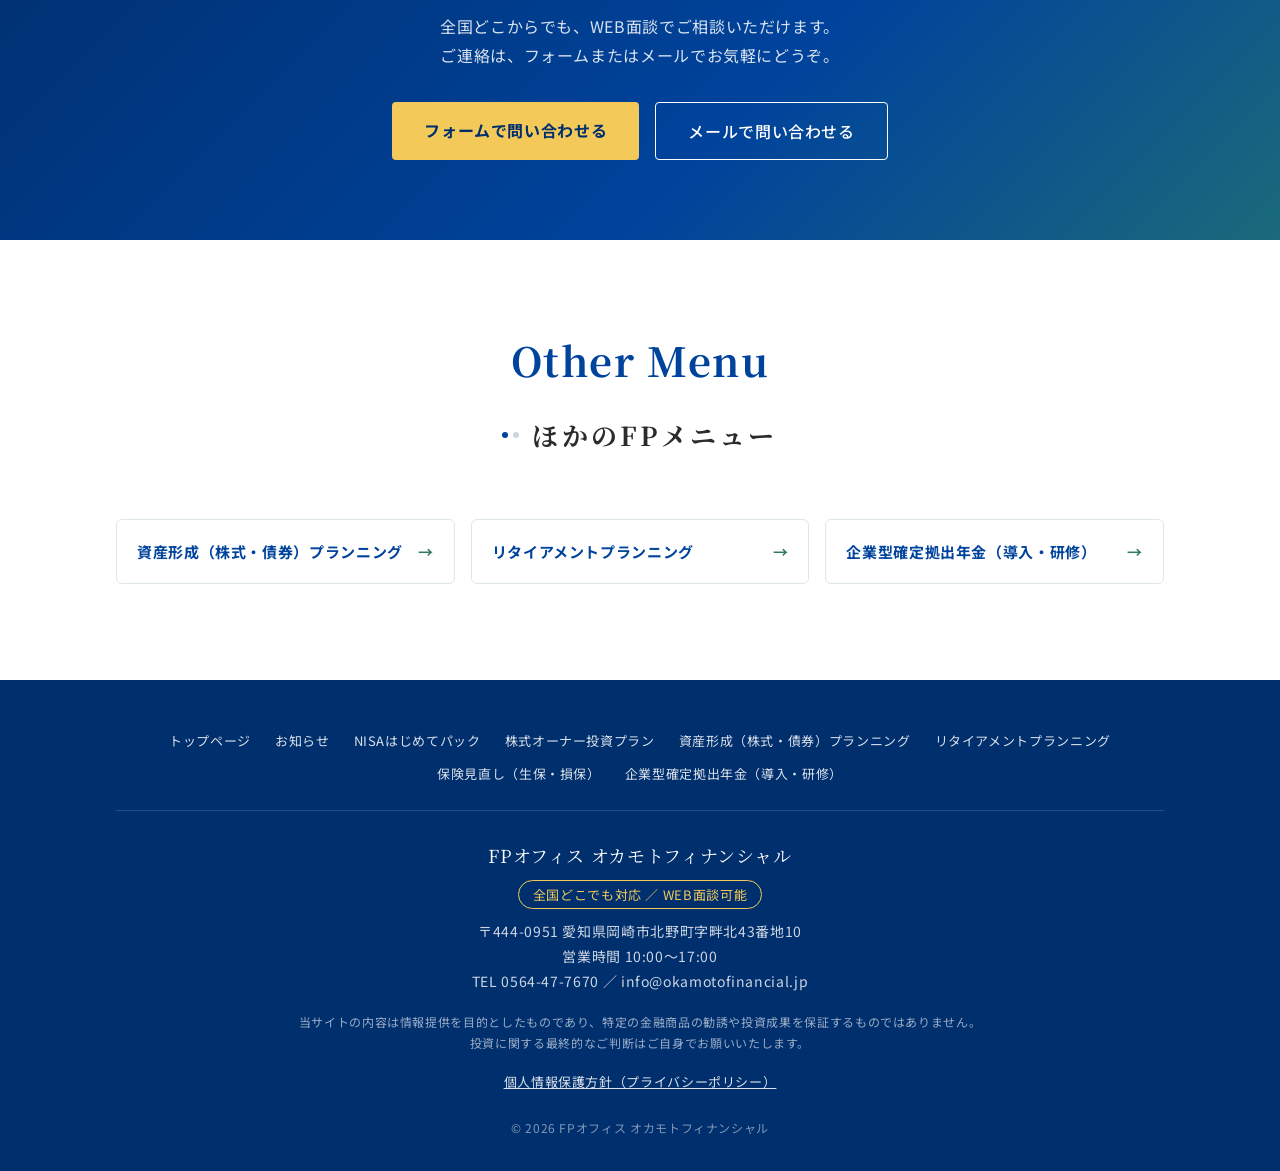
<file: insurance.html>
<!DOCTYPE html>
<html lang="ja">
<head>
  <meta charset="UTF-8">
  <meta name="viewport" content="width=device-width, initial-scale=1.0">
  <title>保険見直し（生命保険・損害保険） | FPオフィス オカモトフィナンシャル</title>
  <meta name="description" content="生命保険会社・損害保険会社での経験をもとに、生命保険と損害保険の両方をまとめて見直します。総合保険代理店に所属するFPとして、保障の重なりや不足がないかを、家計全体の中で確認します。">
  <link rel="preconnect" href="https://fonts.googleapis.com">
  <link rel="preconnect" href="https://fonts.gstatic.com" crossorigin>
  <link href="https://fonts.googleapis.com/css2?family=Noto+Sans+JP:wght@400;500;700&family=Noto+Serif+JP:wght@500;700&display=swap" rel="stylesheet">
  <link rel="stylesheet" href="css/style.css">
</head>
<body>

  <!-- ヘッダー -->
  <header class="site-header">
    <div class="container header-inner">
      <a href="index.html" class="logo">
        <span class="logo-sub">FPオフィス</span>
        <span class="logo-main">オカモトフィナンシャル</span>
      </a>
      <button class="nav-toggle" aria-label="メニューを開く" aria-expanded="false">
        <span></span><span></span><span></span>
      </button>
      <nav class="global-nav">
        <ul>
          <li><a href="index.html#difference">当事務所の考え方</a></li>
          <li><a href="index.html#intro">入門編スライド</a></li>
          <li><a href="index.html#menu">FPメニュー</a></li>
          <li><a href="index.html#profile">代表紹介</a></li>
          <li><a href="news.html">お知らせ</a></li>
          <li><a href="nisa-pack.html" class="nav-cta">NISAはじめてパック</a></li>
        </ul>
      </nav>
      <div class="header-icons">
        <a href="index.html#contact" class="icon-btn icon-mail" aria-label="お問い合わせ"><svg viewBox="0 0 24 24" aria-hidden="true"><path d="M20 4H4a2 2 0 0 0-2 2v12a2 2 0 0 0 2 2h16a2 2 0 0 0 2-2V6a2 2 0 0 0-2-2zm0 4-8 5-8-5V6l8 5 8-5z"/></svg></a>
      </div>
    </div>
  </header>

  <main>
    <!-- ページ見出し -->
    <section class="page-hero page-hero-photo page-hero-insurance">
      <div class="container">
        <p class="breadcrumb"><a href="index.html">トップ</a> ／ <a href="index.html#menu">FPメニュー</a> ／ 保険見直し（生命保険・損害保険）</p>
        <p class="page-hero-en">Insurance Review</p>
        <h1 class="page-hero-title">保険見直し（生命保険・損害保険）</h1>
      </div>
    </section>

    <!-- 導入 -->
    <section class="section">
      <div class="container">
        <h2 class="page-catch">生命保険も損害保険も、<br>まとめて見直す。</h2>
        <p class="section-text">生命保険会社・損害保険会社での経験をもとに、生命保険と損害保険の両方をまとめて見直します。総合保険代理店に所属するFPとして、保障の重なりや不足がないかを、家計全体の中で確認します。</p>
      </div>
    </section>

    <!-- こんなお悩み -->
    <section class="section section-alt">
      <div class="container">
        <h2 class="section-title"><span class="en">For You</span><span class="ja">このようなお悩みはありませんか</span></h2>
        <ul class="worry-list">
          <li>毎月の保険料が、家計の負担になっている</li>
          <li>加入している保険の保障内容が、よく分からない</li>
          <li>保障が重なっていたり、足りなかったりしないか心配</li>
          <li>自動車保険や火災保険も、あわせて見直したい</li>
        </ul>
      </div>
    </section>

    <!-- できること -->
    <section class="section">
      <div class="container">
        <h2 class="section-title"><span class="en">Support</span><span class="ja">ご相談でできること</span></h2>
        <div class="service-grid support-grid">
          <article class="service-card">
            <p class="support-num">01</p>
            <h3>加入中の保険の整理</h3>
            <p>お手元の保険証券をもとに、保障内容と保険料を一覧にまとめます。</p>
          </article>
          <article class="service-card">
            <p class="support-num">02</p>
            <h3>必要な保障額の確認</h3>
            <p>ご家族構成やライフプランから、必要な保障の大きさを試算します。</p>
          </article>
          <article class="service-card">
            <p class="support-num">03</p>
            <h3>保障の重なり・不足の確認</h3>
            <p>生命保険と損害保険を合わせて見て、重なりや不足がないかを確認します。</p>
          </article>
          <article class="service-card">
            <p class="support-num">04</p>
            <h3>見直し案のご提案</h3>
            <p>家計とのバランスを考えながら、無理のない保障の組み立てをご提案します。</p>
          </article>
        </div>
      </div>
    </section>

    <!-- 対象となる保険 -->
    <section class="section">
      <div class="container">
        <h2 class="section-title"><span class="en">Coverage</span><span class="ja">ご相談いただける保険</span></h2>
        <div class="cover-grid">
          <div class="cover-col">
            <h3>生命保険</h3>
            <ul>
              <li>死亡保障</li>
              <li>医療保険・がん保険</li>
              <li>就業不能・介護への備え</li>
              <li>個人年金保険</li>
            </ul>
          </div>
          <div class="cover-col">
            <h3>損害保険</h3>
            <ul>
              <li>火災保険・地震保険</li>
              <li>自動車保険</li>
              <li>個人賠償責任保険</li>
              <li>傷害保険</li>
            </ul>
          </div>
        </div>
      </div>
    </section>

    <!-- 料金（ご本人確定 2026-10-28：面談1回11,000円×回数。セカンドはフォロー付き（面談＋年2回×11,000円）） -->
    <section id="price" class="section section-alt">
      <div class="container">
        <h2 class="section-title"><span class="en">Price</span><span class="ja">料金</span></h2>
        <p class="section-text">全国どこからでも、WEB面談でご利用いただけます。</p>
        <div class="plan-grid plan-grid-1">
          <article class="plan-card plan-card-featured">
            <p class="plan-en">Plan</p>
            <h3 class="plan-name">保険見直しプランニング</h3>
            <p class="plan-price">22,000<span class="yen">円</span><span class="tax">（税込）</span></p>
            <ul class="plan-tags"><li>面談2回</li><li>1回60分程度</li></ul>
            <ul class="plan-list">
              <li>加入中の生命保険・損害保険の棚卸し</li>
              <li>必要な保障額の試算と、保障の重なり・不足の確認</li>
            </ul>
            <a href="index.html?topic=insurance#contact" class="btn btn-accent plan-btn">申し込む</a>
          </article>
        </div>
        <div class="second-plan">
          <p class="second-plan-head"><span class="second-plan-name">1年間のフォロー付きプラン</span><span class="second-plan-price">44,000円（税込）</span></p>
          <p class="second-plan-text">ご相談のあとも、1年間ようすを見てほしい方に。</p>
          <ul class="second-plan-list">
            <li>上の保険見直しプランニングの内容</li>
            <li>年2回のWEB面談で、ご相談内容のその後と、ライフプランの点検</li>
          </ul>
        </div>
        <ul class="price-more-notes price-notes-menu">
          <li>どのプランの方も、月3,300円（税込・30分のWEB面談付き）の顧問サポートを付けられます。</li>
          <li><a href="owner-plan.html">株式オーナー投資プラン</a>に進まれる場合は、初回のヒアリングが重なるため11,000円を差し引きます。</li>
          <li>見直し後の保険のご案内・お手続きは、保険代理店（株式会社エフケイ）として行います。追加の料金はかかりません。</li>
        </ul>
      </div>
    </section>

    <!-- ご相談の流れ -->
    <section class="section">
      <div class="container">
        <h2 class="section-title"><span class="en">Flow</span><span class="ja">ご相談の流れ</span></h2>
        <div class="steps steps-4">
          <div class="step"><span class="step-num">STEP 1</span><p class="step-title">お問い合わせ</p><p>お問い合わせフォームまたはメールでご連絡ください</p></div>
          <div class="step"><span class="step-num">STEP 2</span><p class="step-title">ヒアリング</p><p>対面またはWEB面談で、現状とご希望をお伺いします</p></div>
          <div class="step"><span class="step-num">STEP 3</span><p class="step-title">プランのご提案</p><p>分析をもとに具体的なプランをご提示します</p></div>
          <div class="step"><span class="step-num">STEP 4</span><p class="step-title">実行・見直し</p><p>実行のお手伝いと定期的な見直しを行います</p></div>
        </div>
      </div>
    </section>

    <!-- 相談への導線 -->
    <section class="final-cta">
      <div class="container">
        <h2 class="final-title">保険見直し（生命保険・損害保険）のご相談はこちら</h2>
        <p>全国どこからでも、WEB面談でご相談いただけます。<br>ご連絡は、フォームまたはメールでお気軽にどうぞ。</p>
        <div class="hero-buttons center-buttons">
          <a href="index.html?topic=insurance#contact" class="btn btn-accent">フォームで問い合わせる</a>
          <a href="mailto:info@okamotofinancial.jp" class="btn btn-outline">メールで問い合わせる</a>
        </div>
      </div>
    </section>

    <!-- ほかのメニュー -->
    <section class="section">
      <div class="container">
        <h2 class="section-title"><span class="en">Other Menu</span><span class="ja">ほかのFPメニュー</span></h2>
        <div class="other-grid">
          <a href="asset-planning.html" class="other-card">資産形成（株式・債券）プランニング<span>→</span></a>
          <a href="retirement.html" class="other-card">リタイアメントプランニング<span>→</span></a>
          <a href="dc.html" class="other-card">企業型確定拠出年金（導入・研修）<span>→</span></a>
        </div>
      </div>
    </section>
  </main>

  <!-- フッター -->
  <footer class="site-footer">
    <div class="container">
      <ul class="footer-menu">
        <li><a href="index.html">トップページ</a></li>
        <li><a href="news.html">お知らせ</a></li>
        <li><a href="nisa-pack.html">NISAはじめてパック</a></li>
        <li><a href="owner-plan.html">株式オーナー投資プラン</a></li>
        <li><a href="asset-planning.html">資産形成（株式・債券）プランニング</a></li>
        <li><a href="retirement.html">リタイアメントプランニング</a></li>
        <li><a href="insurance.html">保険見直し（生保・損保）</a></li>
        <li><a href="dc.html">企業型確定拠出年金（導入・研修）</a></li>
      </ul>
      <p class="footer-name">FPオフィス オカモトフィナンシャル</p>
      <p class="footer-area">全国どこでも対応 ／ WEB面談可能</p>
      <p class="footer-address">〒444-0951 愛知県岡崎市北野町字畔北43番地10<br>営業時間 10:00～17:00<br>TEL <a href="tel:0564477670">0564-47-7670</a> ／ <a href="mailto:info@okamotofinancial.jp">info@okamotofinancial.jp</a></p>
      <p class="disclaimer">当サイトの内容は情報提供を目的としたものであり、特定の金融商品の勧誘や投資成果を保証するものではありません。投資に関する最終的なご判断はご自身でお願いいたします。</p>
      <p class="footer-legal"><a href="privacy.html">個人情報保護方針（プライバシーポリシー）</a></p>
      <p class="copyright">&copy; <span id="year"></span> FPオフィス オカモトフィナンシャル</p>
    </div>
  </footer>

  <script src="js/main.js"></script>
</body>
</html>
</file>
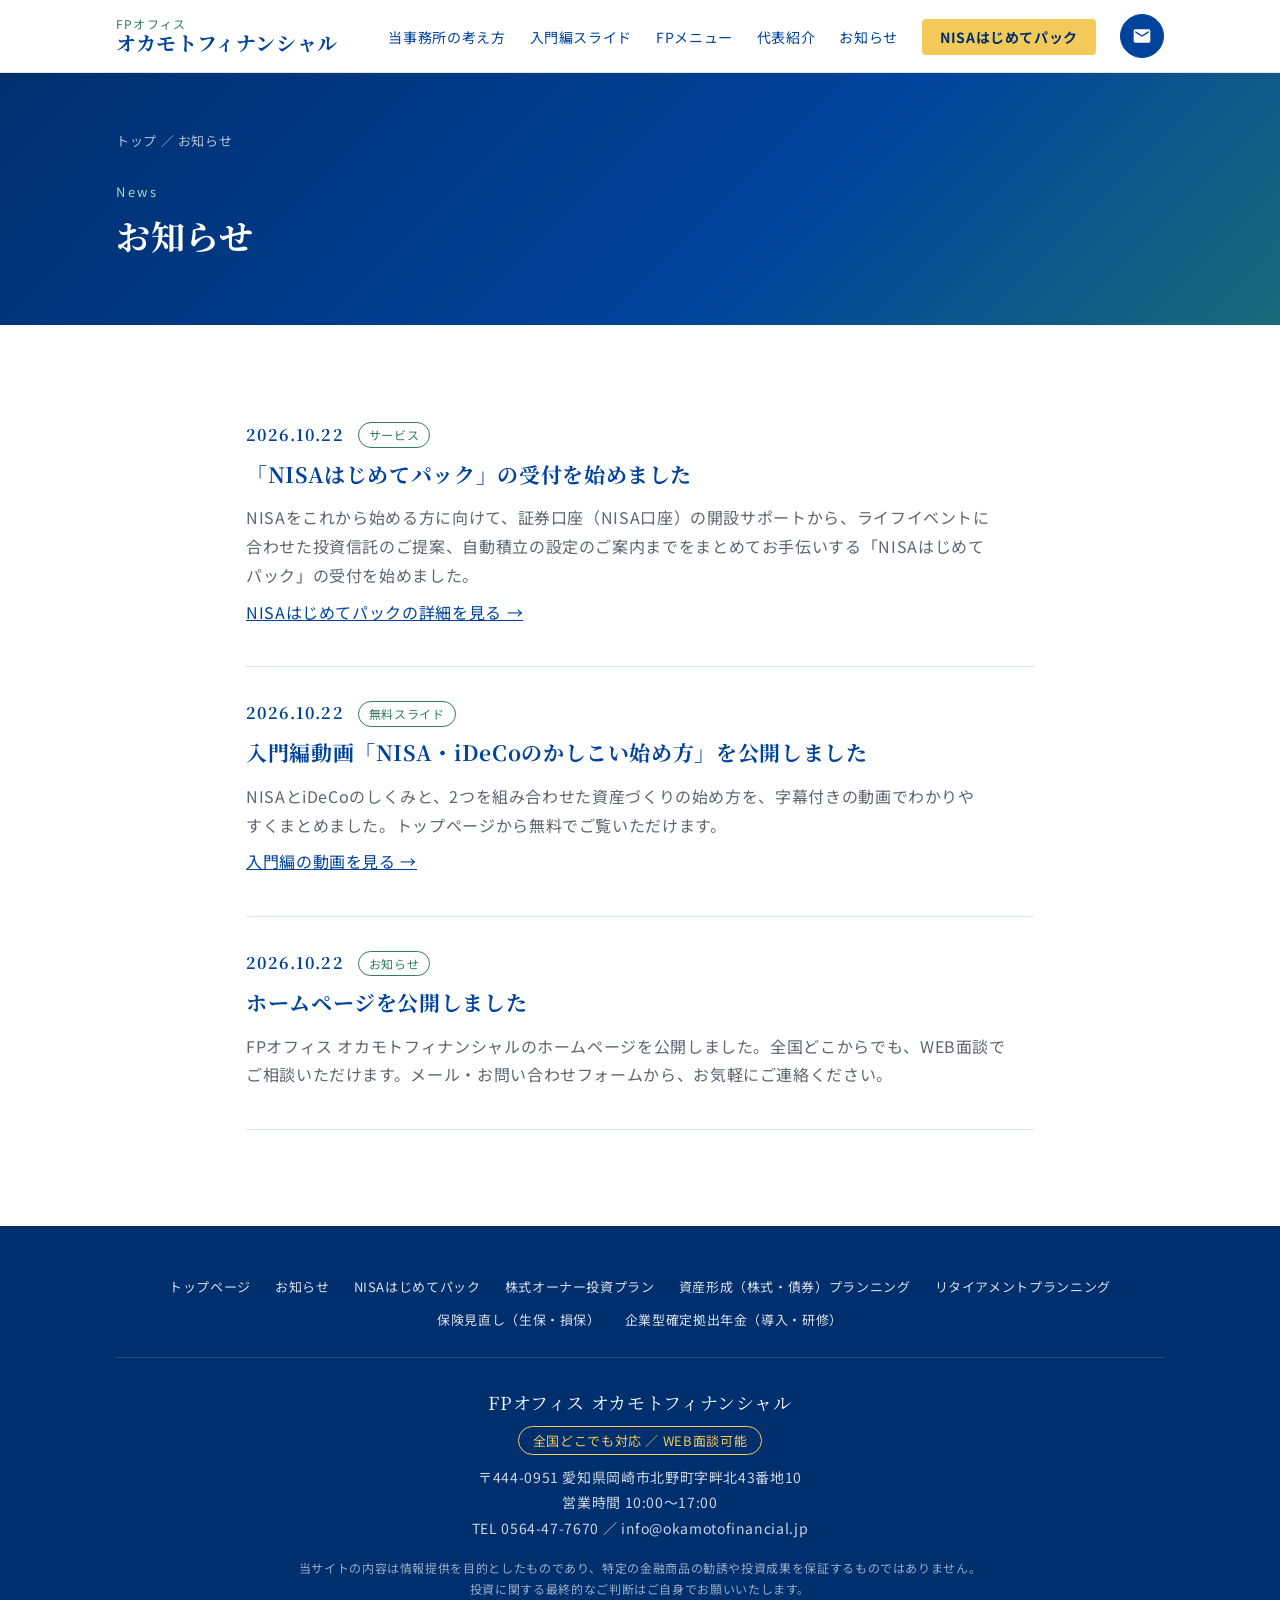
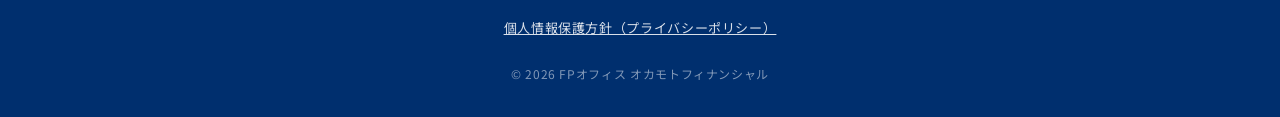
<file: news.html>
<!DOCTYPE html>
<html lang="ja">
<head>
  <meta charset="UTF-8">
  <meta name="viewport" content="width=device-width, initial-scale=1.0">
  <title>お知らせ | FPオフィス オカモトフィナンシャル</title>
  <meta name="description" content="FPオフィス オカモトフィナンシャルからのお知らせです。新しい無料スライドや動画、サービスのご案内をお届けします。">
  <link rel="preconnect" href="https://fonts.googleapis.com">
  <link rel="preconnect" href="https://fonts.gstatic.com" crossorigin>
  <link href="https://fonts.googleapis.com/css2?family=Noto+Sans+JP:wght@400;500;700&family=Noto+Serif+JP:wght@500;700&display=swap" rel="stylesheet">
  <link rel="stylesheet" href="css/style.css">
</head>
<body>

  <!-- ヘッダー -->
  <header class="site-header">
    <div class="container header-inner">
      <a href="index.html" class="logo">
        <span class="logo-sub">FPオフィス</span>
        <span class="logo-main">オカモトフィナンシャル</span>
      </a>
      <button class="nav-toggle" aria-label="メニューを開く" aria-expanded="false">
        <span></span><span></span><span></span>
      </button>
      <nav class="global-nav">
        <ul>
          <li><a href="index.html#difference">当事務所の考え方</a></li>
          <li><a href="index.html#intro">入門編スライド</a></li>
          <li><a href="index.html#menu">FPメニュー</a></li>
          <li><a href="index.html#profile">代表紹介</a></li>
          <li><a href="news.html">お知らせ</a></li>
          <li><a href="nisa-pack.html" class="nav-cta">NISAはじめてパック</a></li>
        </ul>
      </nav>
      <div class="header-icons">
        <a href="index.html#contact" class="icon-btn icon-mail" aria-label="お問い合わせ"><svg viewBox="0 0 24 24" aria-hidden="true"><path d="M20 4H4a2 2 0 0 0-2 2v12a2 2 0 0 0 2 2h16a2 2 0 0 0 2-2V6a2 2 0 0 0-2-2zm0 4-8 5-8-5V6l8 5 8-5z"/></svg></a>
      </div>
    </div>
  </header>

  <main>
    <section class="page-hero">
      <div class="container">
        <p class="breadcrumb"><a href="index.html">トップ</a> ／ お知らせ</p>
        <p class="page-hero-en">News</p>
        <h1 class="page-hero-title">お知らせ</h1>
      </div>
    </section>

    <section class="section">
      <div class="container news-page">
        <!-- 新しいお知らせは、この下のいちばん上に追加し、トップページ（index.html の #news）の3件も差し替える -->
          <article id="news-20261022-pack" class="news-article">
            <p class="news-meta"><time datetime="2026-10-22">2026.10.22</time><span class="news-cat">サービス</span></p>
            <h2 class="news-article-title">「NISAはじめてパック」の受付を始めました</h2>
            <p>NISAをこれから始める方に向けて、証券口座（NISA口座）の開設サポートから、ライフイベントに合わせた投資信託のご提案、自動積立の設定のご案内までをまとめてお手伝いする「NISAはじめてパック」の受付を始めました。</p>
            <p><a href="nisa-pack.html">NISAはじめてパックの詳細を見る →</a></p>
          </article>

          <article id="news-20261022-video" class="news-article">
            <p class="news-meta"><time datetime="2026-10-22">2026.10.22</time><span class="news-cat">無料スライド</span></p>
            <h2 class="news-article-title">入門編動画「NISA・iDeCoのかしこい始め方」を公開しました</h2>
            <p>NISAとiDeCoのしくみと、2つを組み合わせた資産づくりの始め方を、字幕付きの動画でわかりやすくまとめました。トップページから無料でご覧いただけます。</p>
            <p><a href="index.html#intro">入門編の動画を見る →</a></p>
          </article>

          <article id="news-20261022-open" class="news-article">
            <p class="news-meta"><time datetime="2026-10-22">2026.10.22</time><span class="news-cat">お知らせ</span></p>
            <h2 class="news-article-title">ホームページを公開しました</h2>
            <p>FPオフィス オカモトフィナンシャルのホームページを公開しました。全国どこからでも、WEB面談でご相談いただけます。メール・お問い合わせフォームから、お気軽にご連絡ください。</p>
          </article>
      </div>
    </section>
  </main>

  <!-- フッター -->
  <footer class="site-footer">
    <div class="container">
      <ul class="footer-menu">
        <li><a href="index.html">トップページ</a></li>
        <li><a href="news.html">お知らせ</a></li>
        <li><a href="nisa-pack.html">NISAはじめてパック</a></li>
        <li><a href="owner-plan.html">株式オーナー投資プラン</a></li>
        <li><a href="asset-planning.html">資産形成（株式・債券）プランニング</a></li>
        <li><a href="retirement.html">リタイアメントプランニング</a></li>
        <li><a href="insurance.html">保険見直し（生保・損保）</a></li>
        <li><a href="dc.html">企業型確定拠出年金（導入・研修）</a></li>
      </ul>
      <p class="footer-name">FPオフィス オカモトフィナンシャル</p>
      <p class="footer-area">全国どこでも対応 ／ WEB面談可能</p>
      <p class="footer-address">〒444-0951 愛知県岡崎市北野町字畔北43番地10<br>営業時間 10:00～17:00<br>TEL <a href="tel:0564477670">0564-47-7670</a> ／ <a href="mailto:info@okamotofinancial.jp">info@okamotofinancial.jp</a></p>
      <p class="disclaimer">当サイトの内容は情報提供を目的としたものであり、特定の金融商品の勧誘や投資成果を保証するものではありません。投資に関する最終的なご判断はご自身でお願いいたします。</p>
      <p class="footer-legal"><a href="privacy.html">個人情報保護方針（プライバシーポリシー）</a></p>
      <p class="copyright">&copy; <span id="year"></span> FPオフィス オカモトフィナンシャル</p>
    </div>
  </footer>

  <script src="js/main.js"></script>
</body>
</html>
</file>
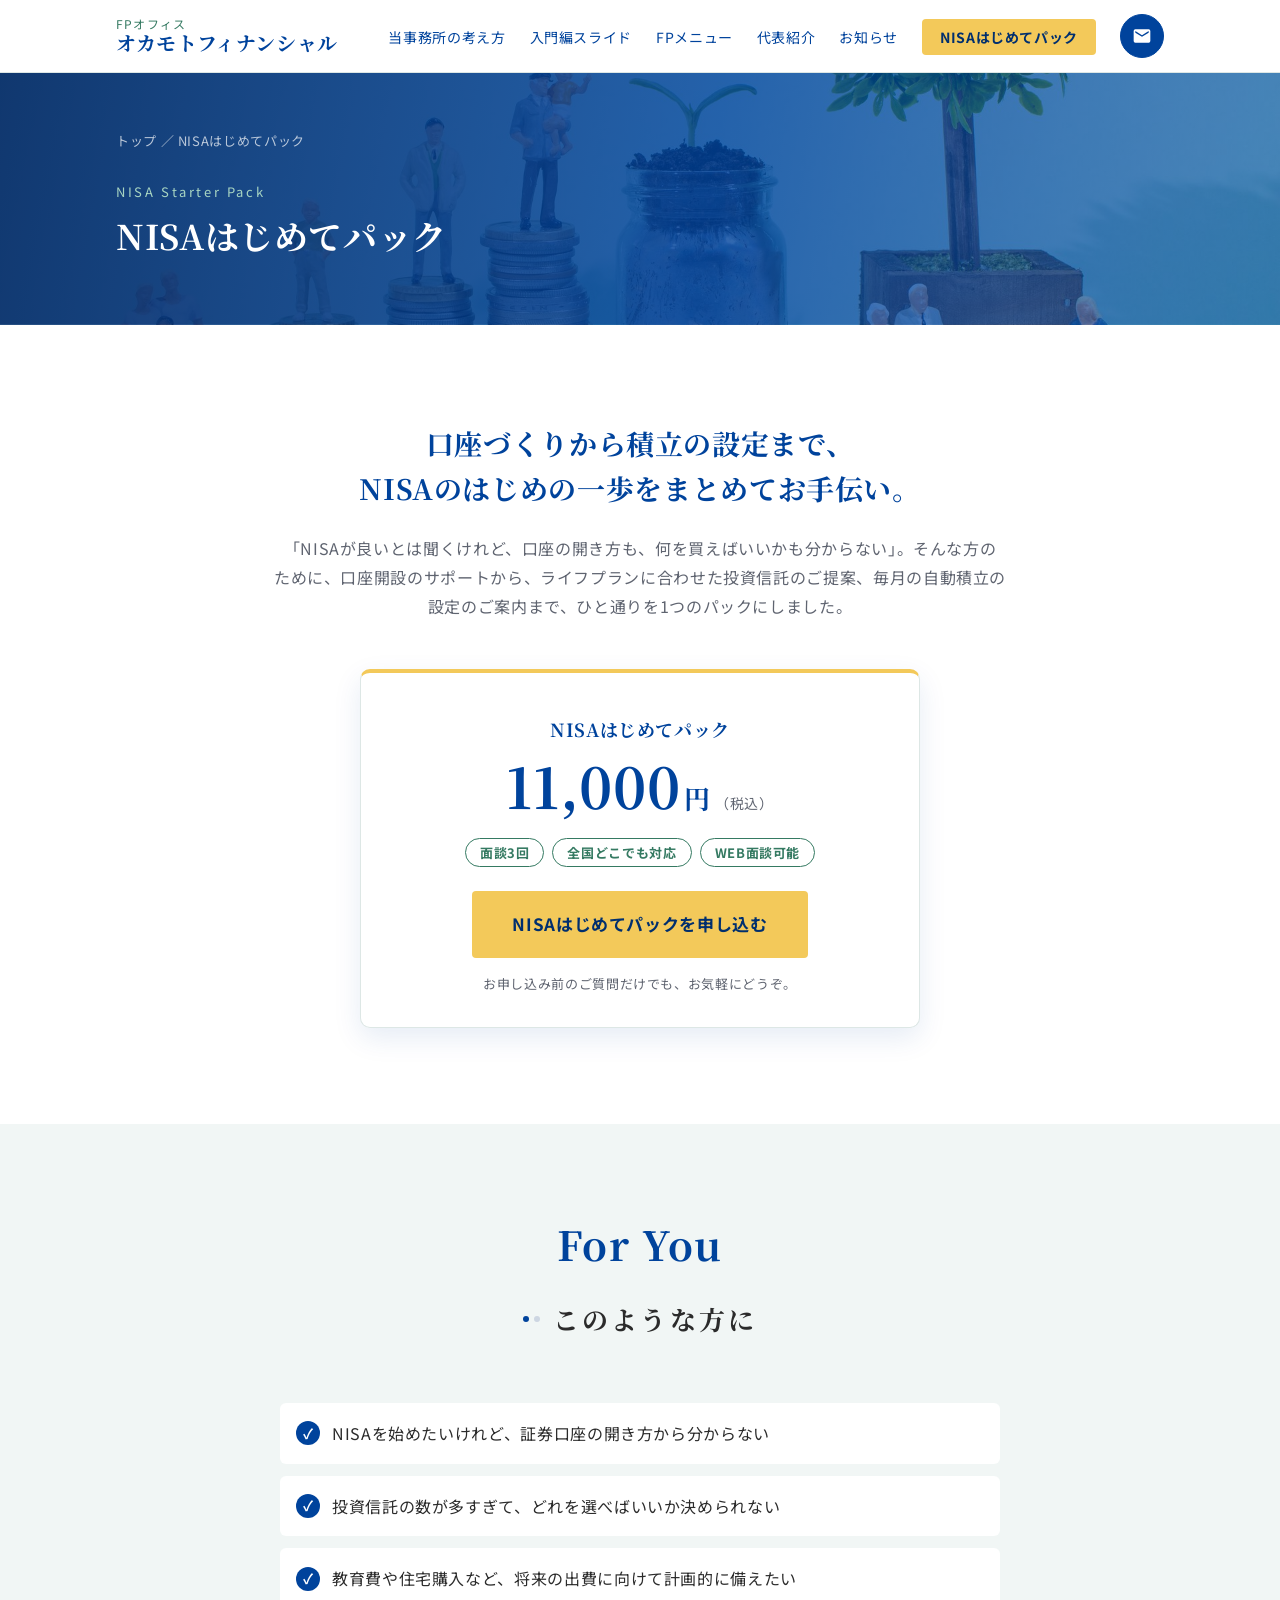
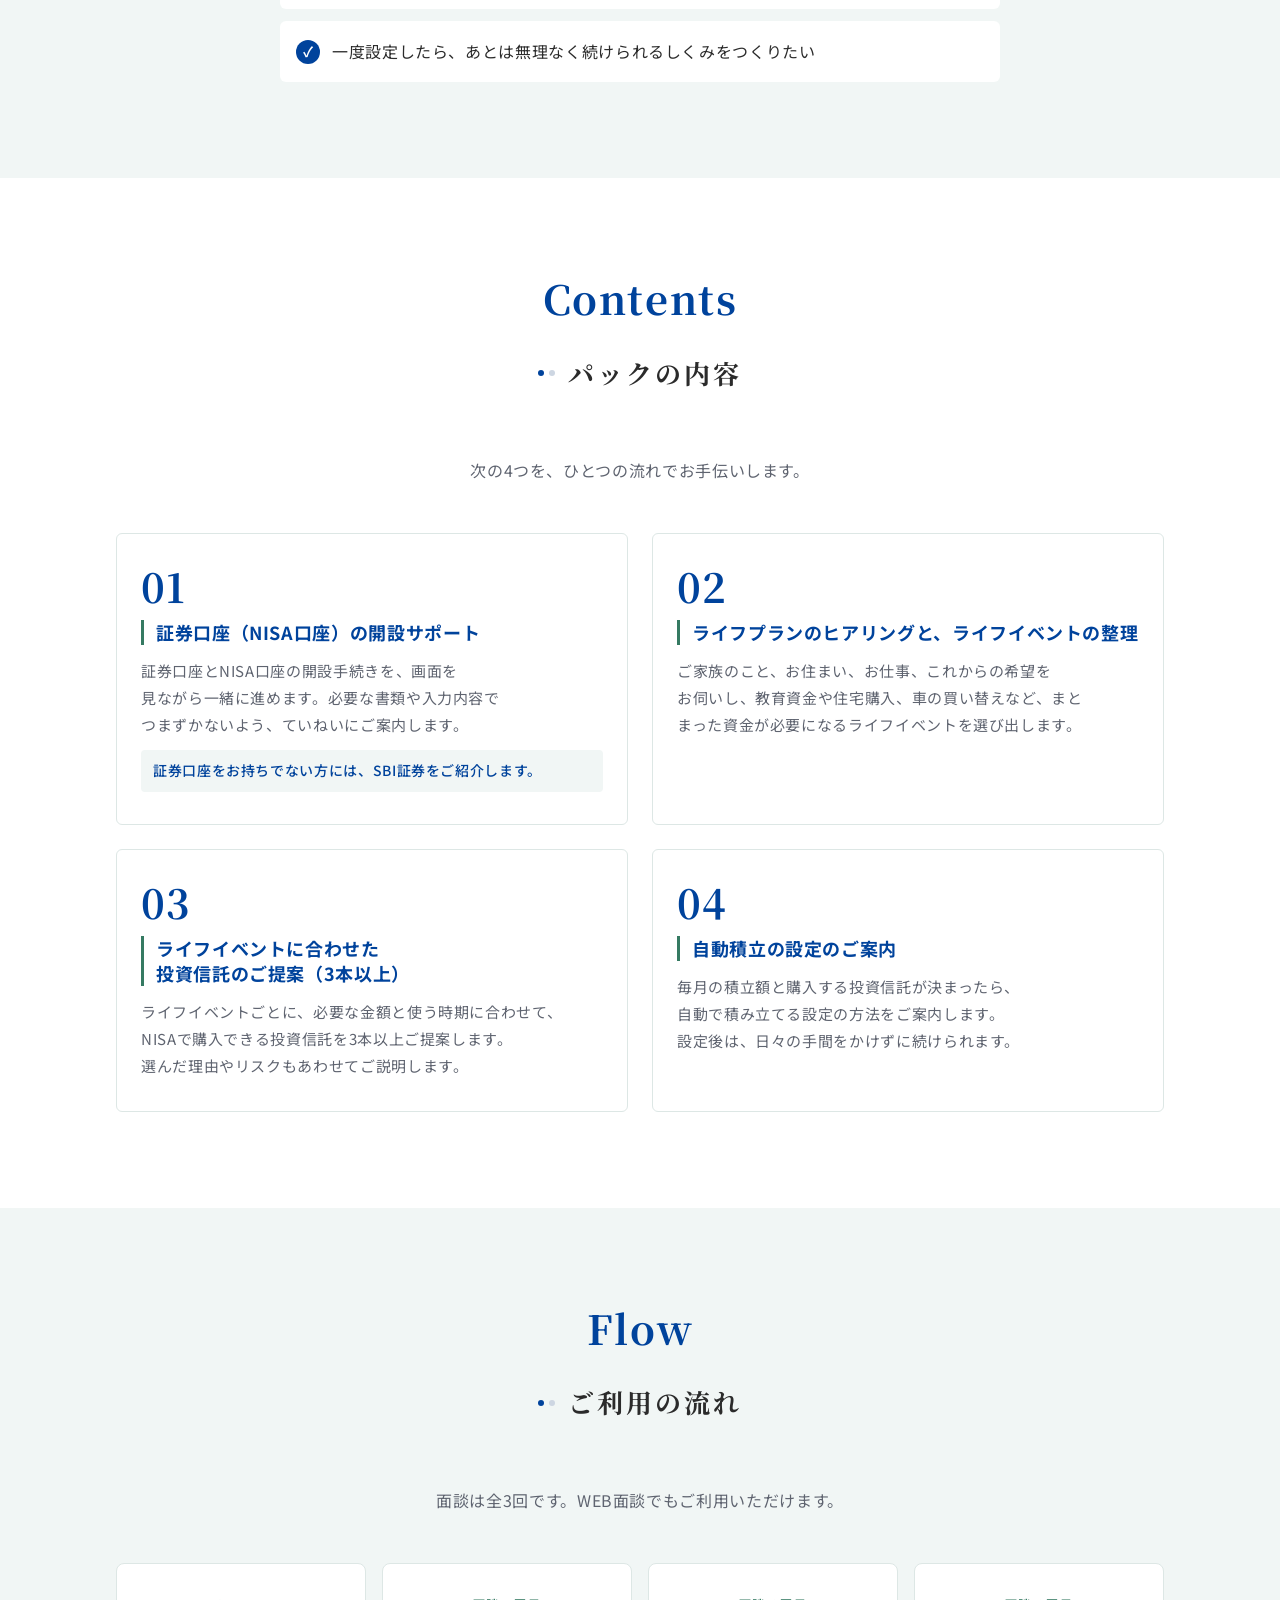
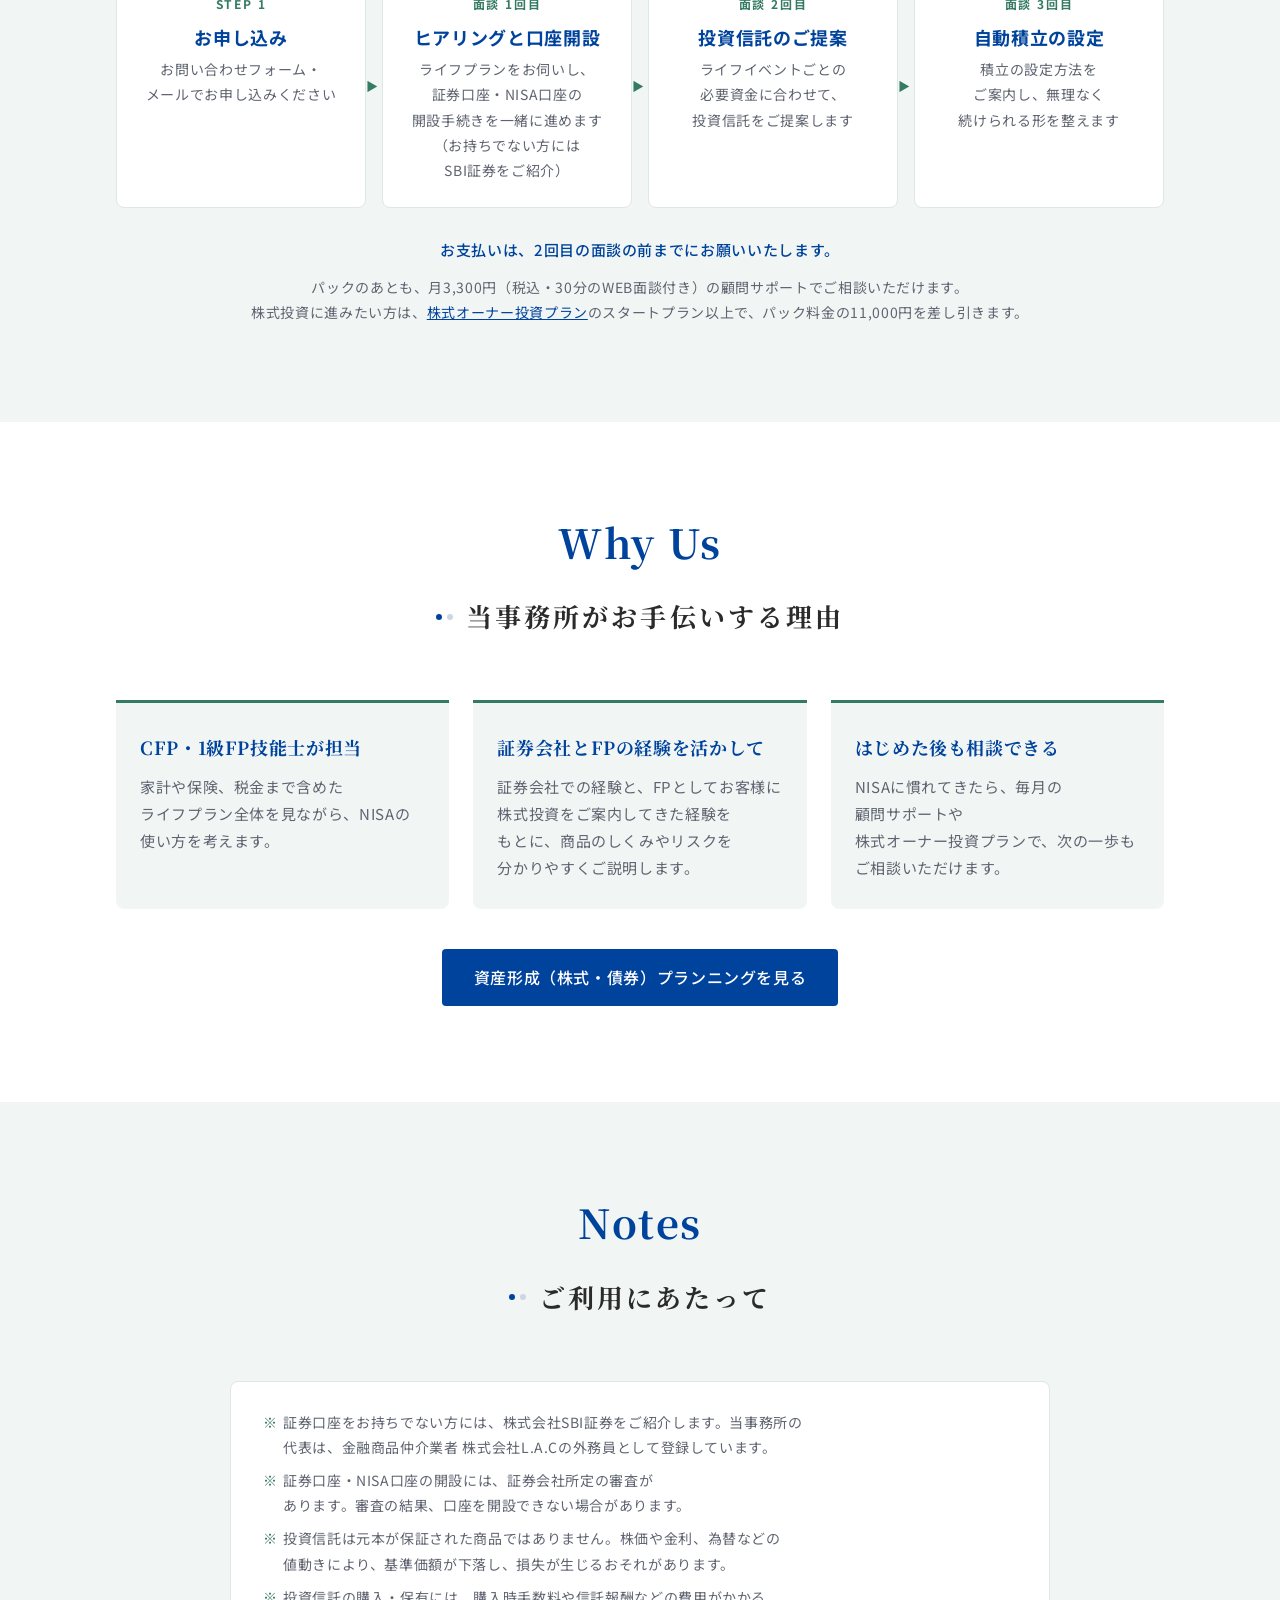
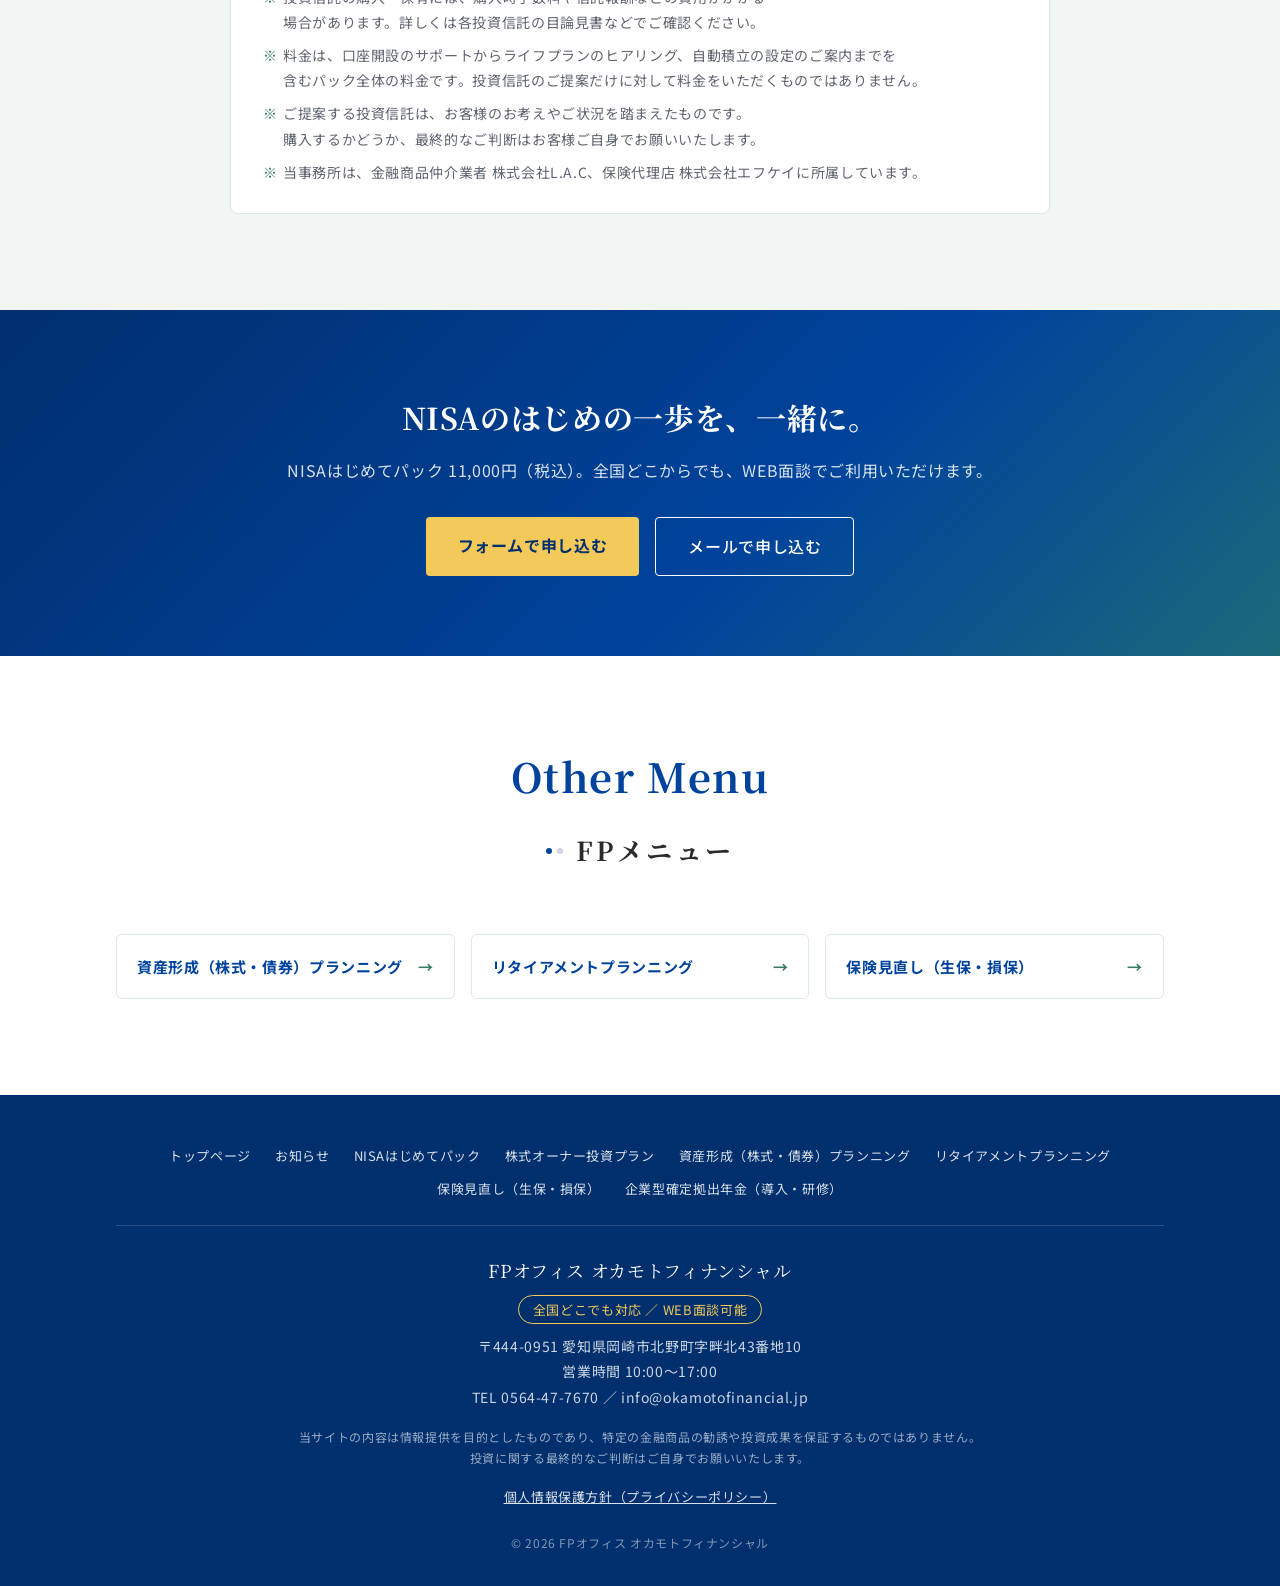
<file: nisa-pack.html>
<!DOCTYPE html>
<html lang="ja">
<head>
  <meta charset="UTF-8">
  <meta name="viewport" content="width=device-width, initial-scale=1.0">
  <title>NISAはじめてパック | FPオフィス オカモトフィナンシャル</title>
  <meta name="description" content="NISAをこれから始める方へ。証券口座（NISA口座）の開設サポートから、ライフプランのヒアリング、ライフイベントに合わせた投資信託のご提案、自動積立の設定のご案内まで。CFP・1級FP技能士がまとめてお手伝いする「NISAはじめてパック」（11,000円・税込）。">
  <link rel="preconnect" href="https://fonts.googleapis.com">
  <link rel="preconnect" href="https://fonts.gstatic.com" crossorigin>
  <link href="https://fonts.googleapis.com/css2?family=Noto+Sans+JP:wght@400;500;700&family=Noto+Serif+JP:wght@500;700&display=swap" rel="stylesheet">
  <link rel="stylesheet" href="css/style.css">
</head>
<body>

  <!-- ヘッダー -->
  <header class="site-header">
    <div class="container header-inner">
      <a href="index.html" class="logo">
        <span class="logo-sub">FPオフィス</span>
        <span class="logo-main">オカモトフィナンシャル</span>
      </a>
      <button class="nav-toggle" aria-label="メニューを開く" aria-expanded="false">
        <span></span><span></span><span></span>
      </button>
      <nav class="global-nav">
        <ul>
          <li><a href="index.html#difference">当事務所の考え方</a></li>
          <li><a href="index.html#intro">入門編スライド</a></li>
          <li><a href="index.html#menu">FPメニュー</a></li>
          <li><a href="index.html#profile">代表紹介</a></li>
          <li><a href="news.html">お知らせ</a></li>
          <li><a href="nisa-pack.html" class="nav-cta">NISAはじめてパック</a></li>
        </ul>
      </nav>
      <div class="header-icons">
        <a href="index.html#contact" class="icon-btn icon-mail" aria-label="お問い合わせ"><svg viewBox="0 0 24 24" aria-hidden="true"><path d="M20 4H4a2 2 0 0 0-2 2v12a2 2 0 0 0 2 2h16a2 2 0 0 0 2-2V6a2 2 0 0 0-2-2zm0 4-8 5-8-5V6l8 5 8-5z"/></svg></a>
      </div>
    </div>
  </header>

  <main>
    <!-- ページ見出し -->
    <section class="page-hero page-hero-photo page-hero-nisa-pack">
      <div class="container">
        <p class="breadcrumb"><a href="index.html">トップ</a> ／ NISAはじめてパック</p>
        <p class="page-hero-en">NISA Starter Pack</p>
        <h1 class="page-hero-title">NISAはじめてパック</h1>
      </div>
    </section>

    <!-- 導入・料金 -->
    <section class="section">
      <div class="container">
        <h2 class="page-catch">口座づくりから積立の設定まで、<br>NISAのはじめの一歩をまとめてお手伝い。</h2>
        <p class="section-text">「NISAが良いとは聞くけれど、口座の開き方も、何を買えばいいかも分からない」。そんな方のために、口座開設のサポートから、ライフプランに合わせた投資信託のご提案、毎月の自動積立の設定のご案内まで、ひと通りを1つのパックにしました。</p>
        <div class="pack-price">
          <p class="pack-price-label">NISAはじめてパック</p>
          <p class="pack-price-value">11,000<span class="yen">円</span><span class="tax">（税込）</span></p>
          <ul class="pack-price-tags">
            <li>面談3回</li>
            <li>全国どこでも対応</li>
            <li>WEB面談可能</li>
          </ul>
          <a href="index.html?topic=nisa-pack#contact" class="btn btn-accent btn-large">NISAはじめてパックを申し込む</a>
          <p class="pack-price-note">お申し込み前のご質問だけでも、お気軽にどうぞ。</p>
        </div>
      </div>
    </section>

    <!-- こんな方へ -->
    <section class="section section-alt">
      <div class="container">
        <h2 class="section-title"><span class="en">For You</span><span class="ja">このような方に</span></h2>
        <ul class="worry-list">
          <li>NISAを始めたいけれど、証券口座の開き方から分からない</li>
          <li>投資信託の数が多すぎて、どれを選べばいいか決められない</li>
          <li>教育費や住宅購入など、将来の出費に向けて計画的に備えたい</li>
          <li>一度設定したら、あとは無理なく続けられるしくみをつくりたい</li>
        </ul>
      </div>
    </section>

    <!-- パックの内容 -->
    <section class="section">
      <div class="container">
        <h2 class="section-title"><span class="en">Contents</span><span class="ja">パックの内容</span></h2>
        <p class="section-text">次の4つを、ひとつの流れでお手伝いします。</p>
        <div class="service-grid support-grid">
          <article class="service-card">
            <h3>証券口座（NISA口座）の開設サポート</h3>
            <p>証券口座とNISA口座の開設手続きを、画面を見ながら一緒に進めます。必要な書類や入力内容でつまずかないよう、ていねいにご案内します。</p>
            <p class="pack-card-note">証券口座をお持ちでない方には、SBI証券をご紹介します。</p>
          </article>
          <article class="service-card">
            <h3>ライフプランのヒアリングと、ライフイベントの整理</h3>
            <p>ご家族のこと、お住まい、お仕事、これからの希望をお伺いし、教育資金や住宅購入、車の買い替えなど、まとまった資金が必要になるライフイベントを選び出します。</p>
          </article>
          <article class="service-card">
            <h3>ライフイベントに合わせた投資信託のご提案（3本以上）</h3>
            <p>ライフイベントごとに、必要な金額と使う時期に合わせて、NISAで購入できる投資信託を3本以上ご提案します。選んだ理由やリスクもあわせてご説明します。</p>
          </article>
          <article class="service-card">
            <h3>自動積立の設定のご案内</h3>
            <p>毎月の積立額と購入する投資信託が決まったら、自動で積み立てる設定の方法をご案内します。設定後は、日々の手間をかけずに続けられます。</p>
          </article>
        </div>
      </div>
    </section>

    <!-- ご利用の流れ -->
    <section class="section section-alt">
      <div class="container">
        <h2 class="section-title"><span class="en">Flow</span><span class="ja">ご利用の流れ</span></h2>
        <p class="section-text">面談は全3回です。WEB面談でもご利用いただけます。</p>
        <div class="steps steps-4">
          <div class="step"><span class="step-num">STEP 1</span><p class="step-title">お申し込み</p><p>お問い合わせフォーム・メールでお申し込みください</p></div>
          <div class="step"><span class="step-num">面談 1回目</span><p class="step-title">ヒアリングと口座開設</p><p>ライフプランをお伺いし、証券口座・NISA口座の開設手続きを一緒に進めます（お持ちでない方にはSBI証券をご紹介）</p></div>
          <div class="step"><span class="step-num">面談 2回目</span><p class="step-title">投資信託のご提案</p><p>ライフイベントごとの必要資金に合わせて、投資信託をご提案します</p></div>
          <div class="step"><span class="step-num">面談 3回目</span><p class="step-title">自動積立の設定</p><p>積立の設定方法をご案内し、無理なく続けられる形を整えます</p></div>
        </div>
        <p class="pack-pay">お支払いは、2回目の面談の前までにお願いいたします。</p>
        <p class="pack-next">パックのあとも、月3,300円（税込・30分のWEB面談付き）の顧問サポートでご相談いただけます。<br>株式投資に進みたい方は、<a href="owner-plan.html#plans">株式オーナー投資プラン</a>のスタートプラン以上で、パック料金の11,000円を差し引きます。</p>
      </div>
    </section>

    <!-- 当事務所が担当する理由 -->
    <section class="section">
      <div class="container">
        <h2 class="section-title"><span class="en">Why Us</span><span class="ja">当事務所がお手伝いする理由</span></h2>
        <div class="pack-reasons">
          <div class="pack-reason">
            <p class="pack-reason-title">CFP・1級FP技能士が担当</p>
            <p>家計や保険、税金まで含めたライフプラン全体を見ながら、NISAの使い方を考えます。</p>
          </div>
          <div class="pack-reason">
            <p class="pack-reason-title">証券会社とFPの経験を活かして</p>
            <p>証券会社での経験と、FPとしてお客様に株式投資をご案内してきた経験をもとに、商品のしくみやリスクを分かりやすくご説明します。</p>
          </div>
          <div class="pack-reason">
            <p class="pack-reason-title">はじめた後も相談できる</p>
            <p>NISAに慣れてきたら、毎月の顧問サポートや株式オーナー投資プランで、次の一歩もご相談いただけます。</p>
          </div>
        </div>
        <div class="center"><a href="asset-planning.html" class="btn btn-secondary">資産形成（株式・債券）プランニングを見る</a></div>
      </div>
    </section>

    <!-- ご注意事項 -->
    <section class="section section-alt">
      <div class="container">
        <h2 class="section-title"><span class="en">Notes</span><span class="ja">ご利用にあたって</span></h2>
        <!-- TODO（要確認）：以下の注意書きは、所属の金融商品仲介業者（株式会社L.A.C）のルールに合わせてご確認ください。
             金融商品仲介業者の登録番号、所属金融商品取引業者（SBI証券）の表示が必要かどうかも L.A.C にご確認ください。 -->
        <ul class="pack-notes">
          <li>証券口座をお持ちでない方には、株式会社SBI証券をご紹介します。当事務所の代表は、金融商品仲介業者 株式会社L.A.Cの外務員として登録しています。</li>
          <li>証券口座・NISA口座の開設には、証券会社所定の審査があります。審査の結果、口座を開設できない場合があります。</li>
          <li>投資信託は元本が保証された商品ではありません。株価や金利、為替などの値動きにより、基準価額が下落し、損失が生じるおそれがあります。</li>
          <li>投資信託の購入・保有には、購入時手数料や信託報酬などの費用がかかる場合があります。詳しくは各投資信託の目論見書などでご確認ください。</li>
          <li>料金は、口座開設のサポートからライフプランのヒアリング、自動積立の設定のご案内までを含むパック全体の料金です。投資信託のご提案だけに対して料金をいただくものではありません。</li>
          <li>ご提案する投資信託は、お客様のお考えやご状況を踏まえたものです。購入するかどうか、最終的なご判断はお客様ご自身でお願いいたします。</li>
          <li>当事務所は、金融商品仲介業者 株式会社L.A.C、保険代理店 株式会社エフケイに所属しています。</li>
        </ul>
      </div>
    </section>

    <!-- 申し込みへの導線 -->
    <section class="final-cta">
      <div class="container">
        <h2 class="final-title">NISAのはじめの一歩を、一緒に。</h2>
        <p>NISAはじめてパック 11,000円（税込）。全国どこからでも、WEB面談でご利用いただけます。</p>
        <div class="hero-buttons center-buttons">
          <a href="index.html?topic=nisa-pack#contact" class="btn btn-accent">フォームで申し込む</a>
          <a href="mailto:info@okamotofinancial.jp" class="btn btn-outline">メールで申し込む</a>
        </div>
      </div>
    </section>

    <!-- ほかのメニュー -->
    <section class="section">
      <div class="container">
        <h2 class="section-title"><span class="en">Other Menu</span><span class="ja">FPメニュー</span></h2>
        <div class="other-grid">
          <a href="asset-planning.html" class="other-card">資産形成（株式・債券）プランニング<span>→</span></a>
          <a href="retirement.html" class="other-card">リタイアメントプランニング<span>→</span></a>
          <a href="insurance.html" class="other-card">保険見直し（生保・損保）<span>→</span></a>
        </div>
      </div>
    </section>
  </main>

  <!-- フッター -->
  <footer class="site-footer">
    <div class="container">
      <ul class="footer-menu">
        <li><a href="index.html">トップページ</a></li>
        <li><a href="news.html">お知らせ</a></li>
        <li><a href="nisa-pack.html">NISAはじめてパック</a></li>
        <li><a href="owner-plan.html">株式オーナー投資プラン</a></li>
        <li><a href="asset-planning.html">資産形成（株式・債券）プランニング</a></li>
        <li><a href="retirement.html">リタイアメントプランニング</a></li>
        <li><a href="insurance.html">保険見直し（生保・損保）</a></li>
        <li><a href="dc.html">企業型確定拠出年金（導入・研修）</a></li>
      </ul>
      <p class="footer-name">FPオフィス オカモトフィナンシャル</p>
      <p class="footer-area">全国どこでも対応 ／ WEB面談可能</p>
      <p class="footer-address">〒444-0951 愛知県岡崎市北野町字畔北43番地10<br>営業時間 10:00～17:00<br>TEL <a href="tel:0564477670">0564-47-7670</a> ／ <a href="mailto:info@okamotofinancial.jp">info@okamotofinancial.jp</a></p>
      <p class="disclaimer">当サイトの内容は情報提供を目的としたものであり、特定の金融商品の勧誘や投資成果を保証するものではありません。投資に関する最終的なご判断はご自身でお願いいたします。</p>
      <p class="footer-legal"><a href="privacy.html">個人情報保護方針（プライバシーポリシー）</a></p>
      <p class="copyright">&copy; <span id="year"></span> FPオフィス オカモトフィナンシャル</p>
    </div>
  </footer>

  <script src="js/main.js"></script>
</body>
</html>
</file>
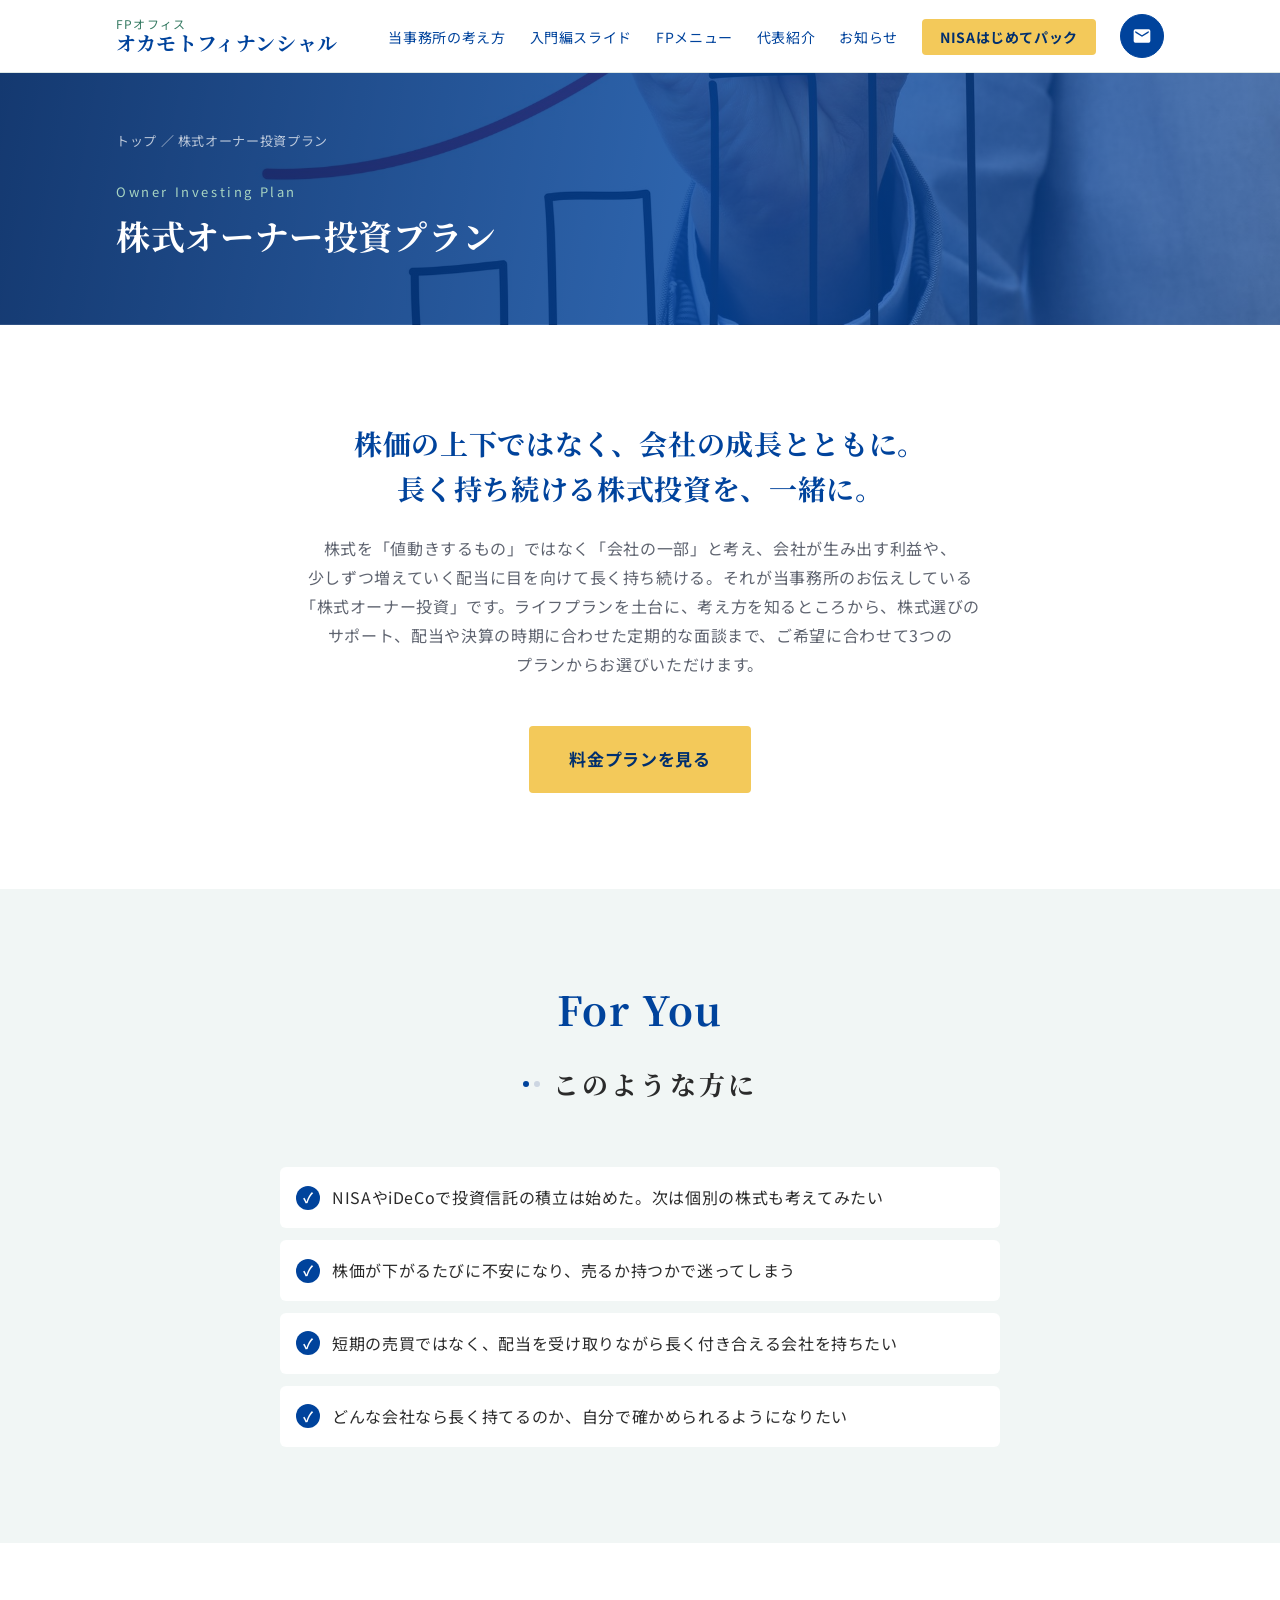
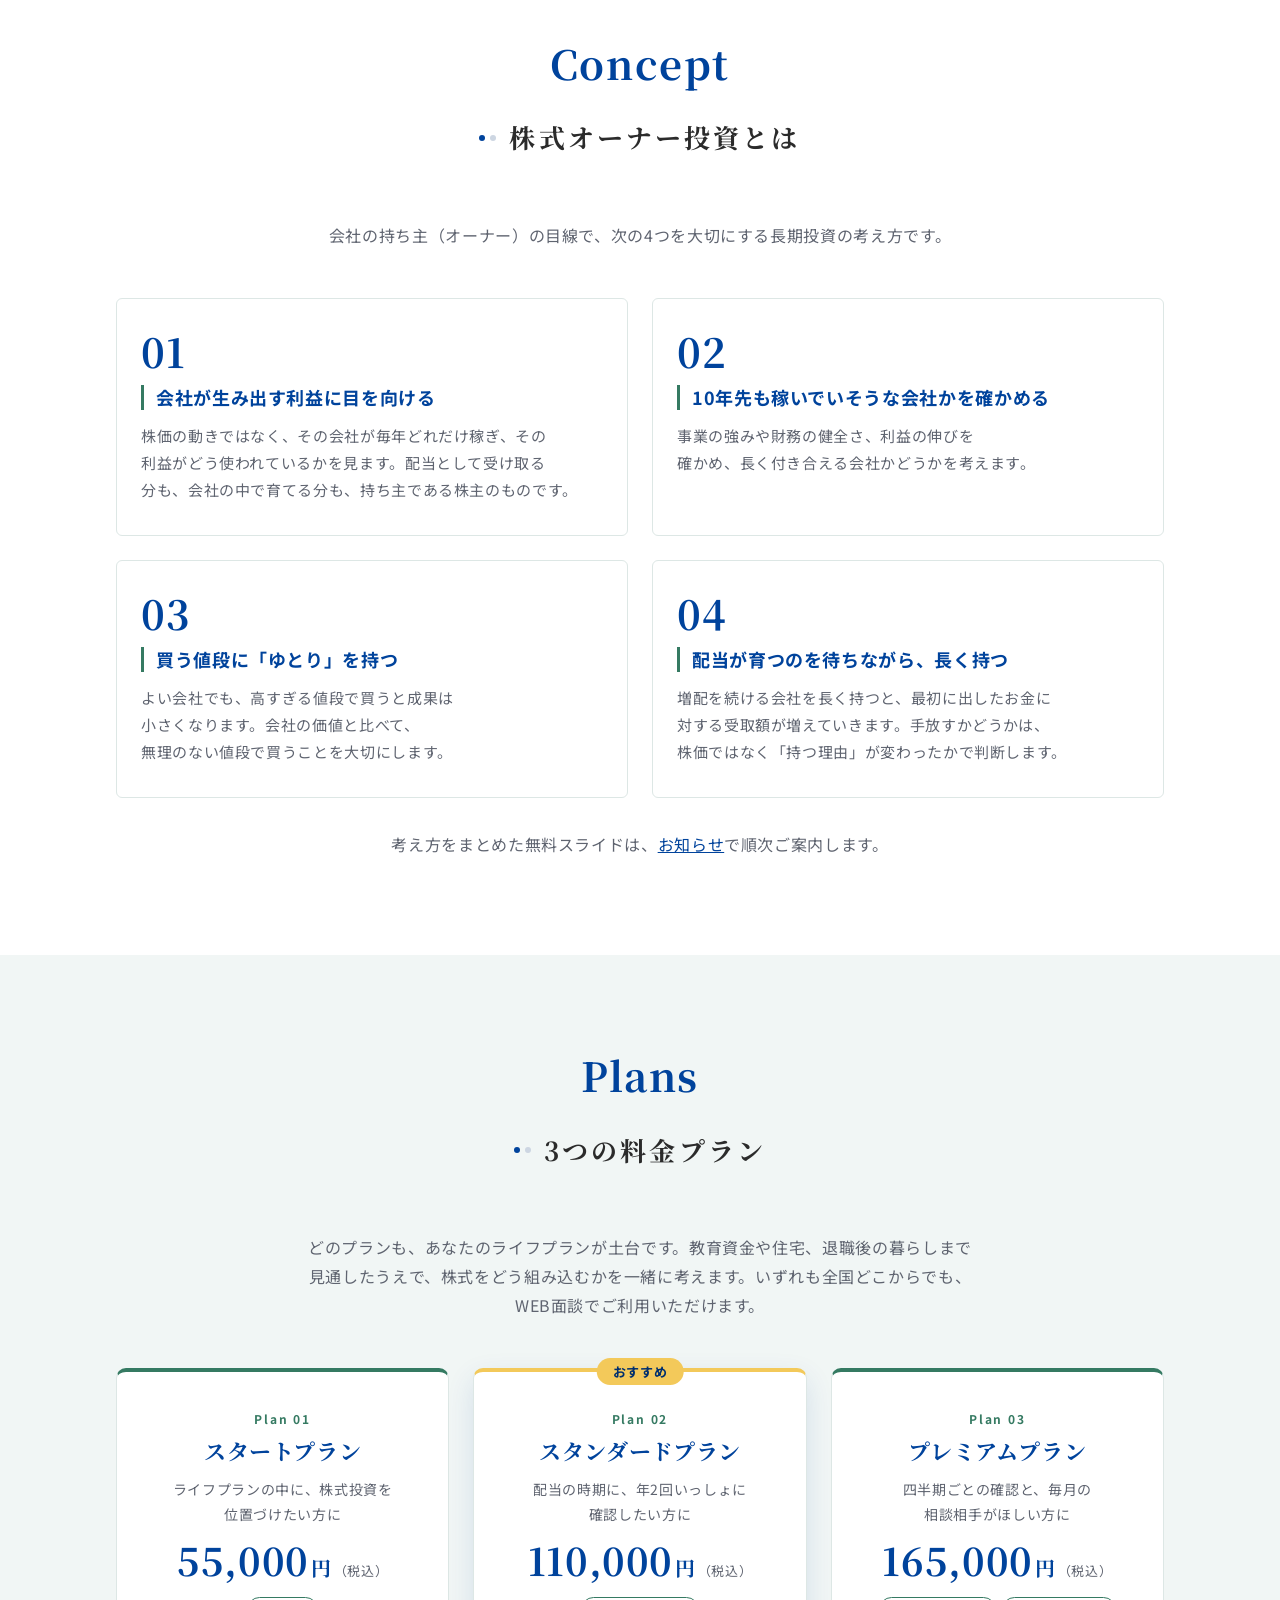
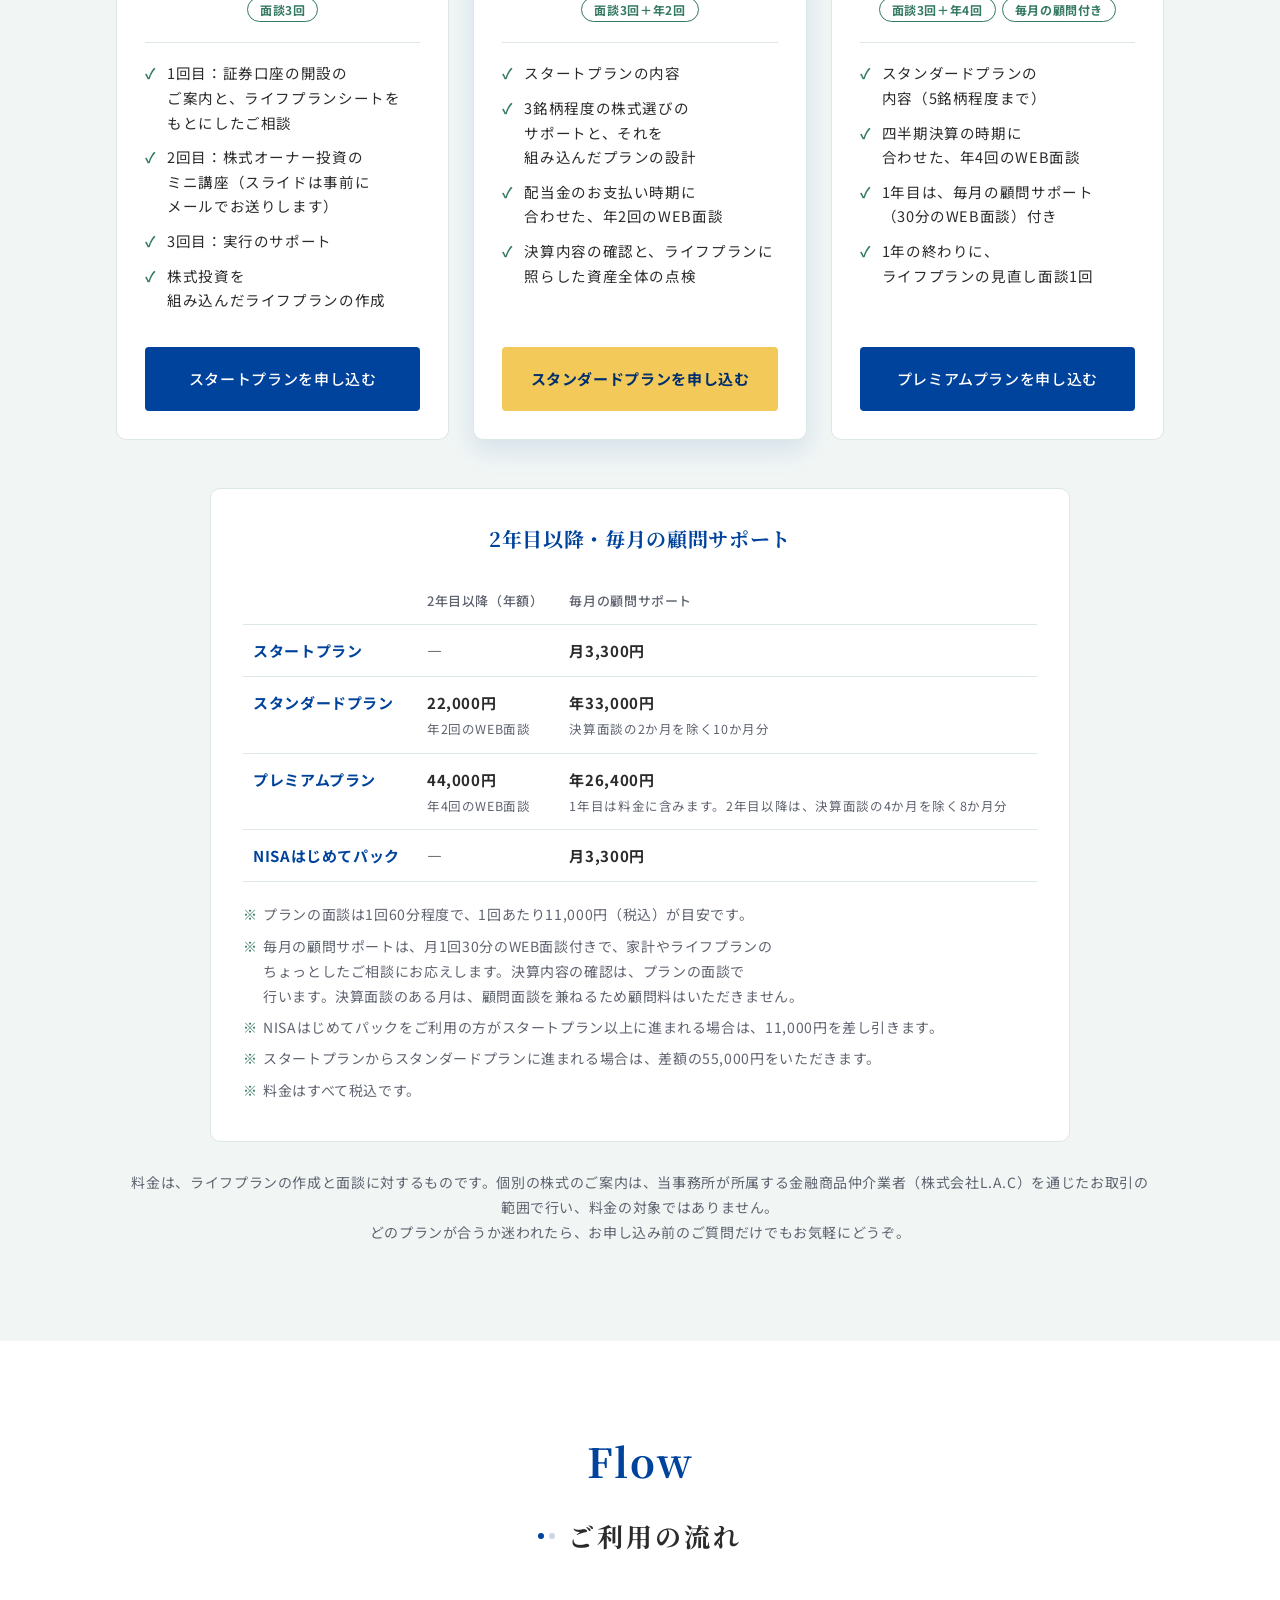
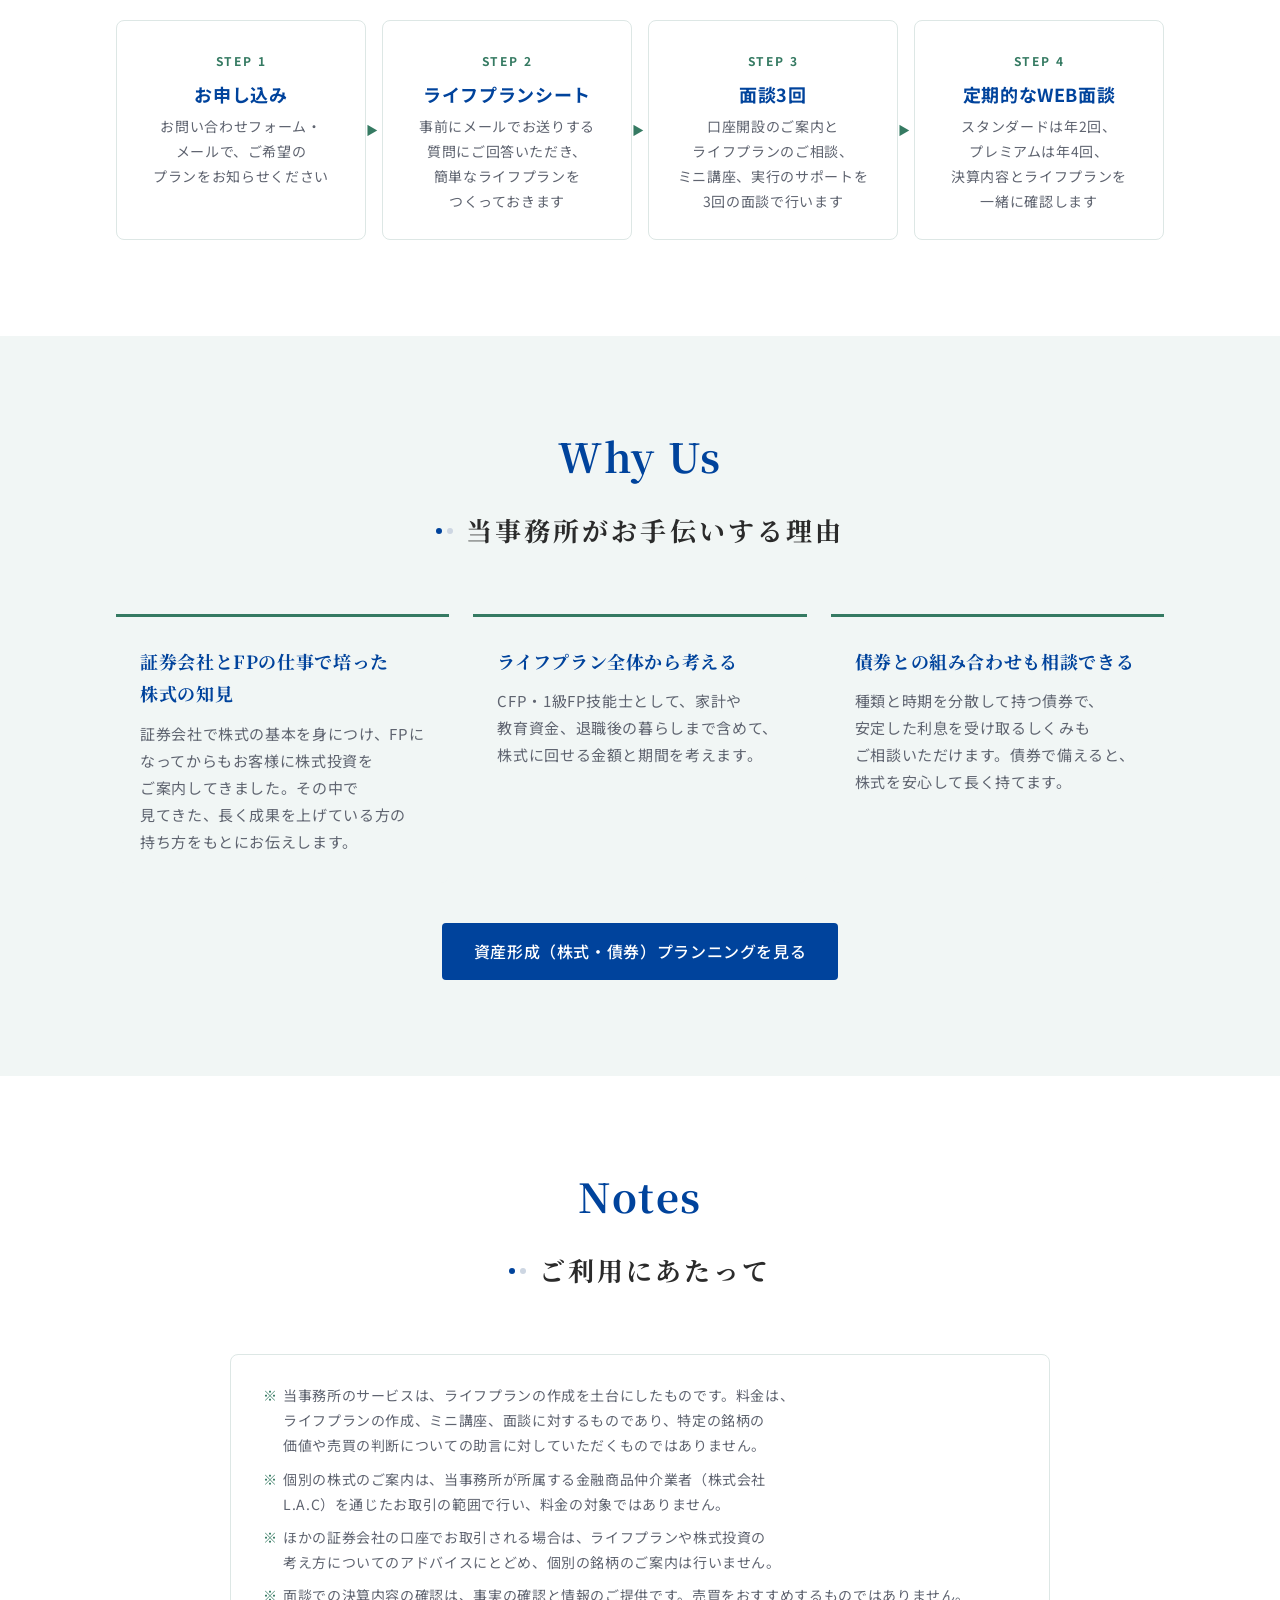
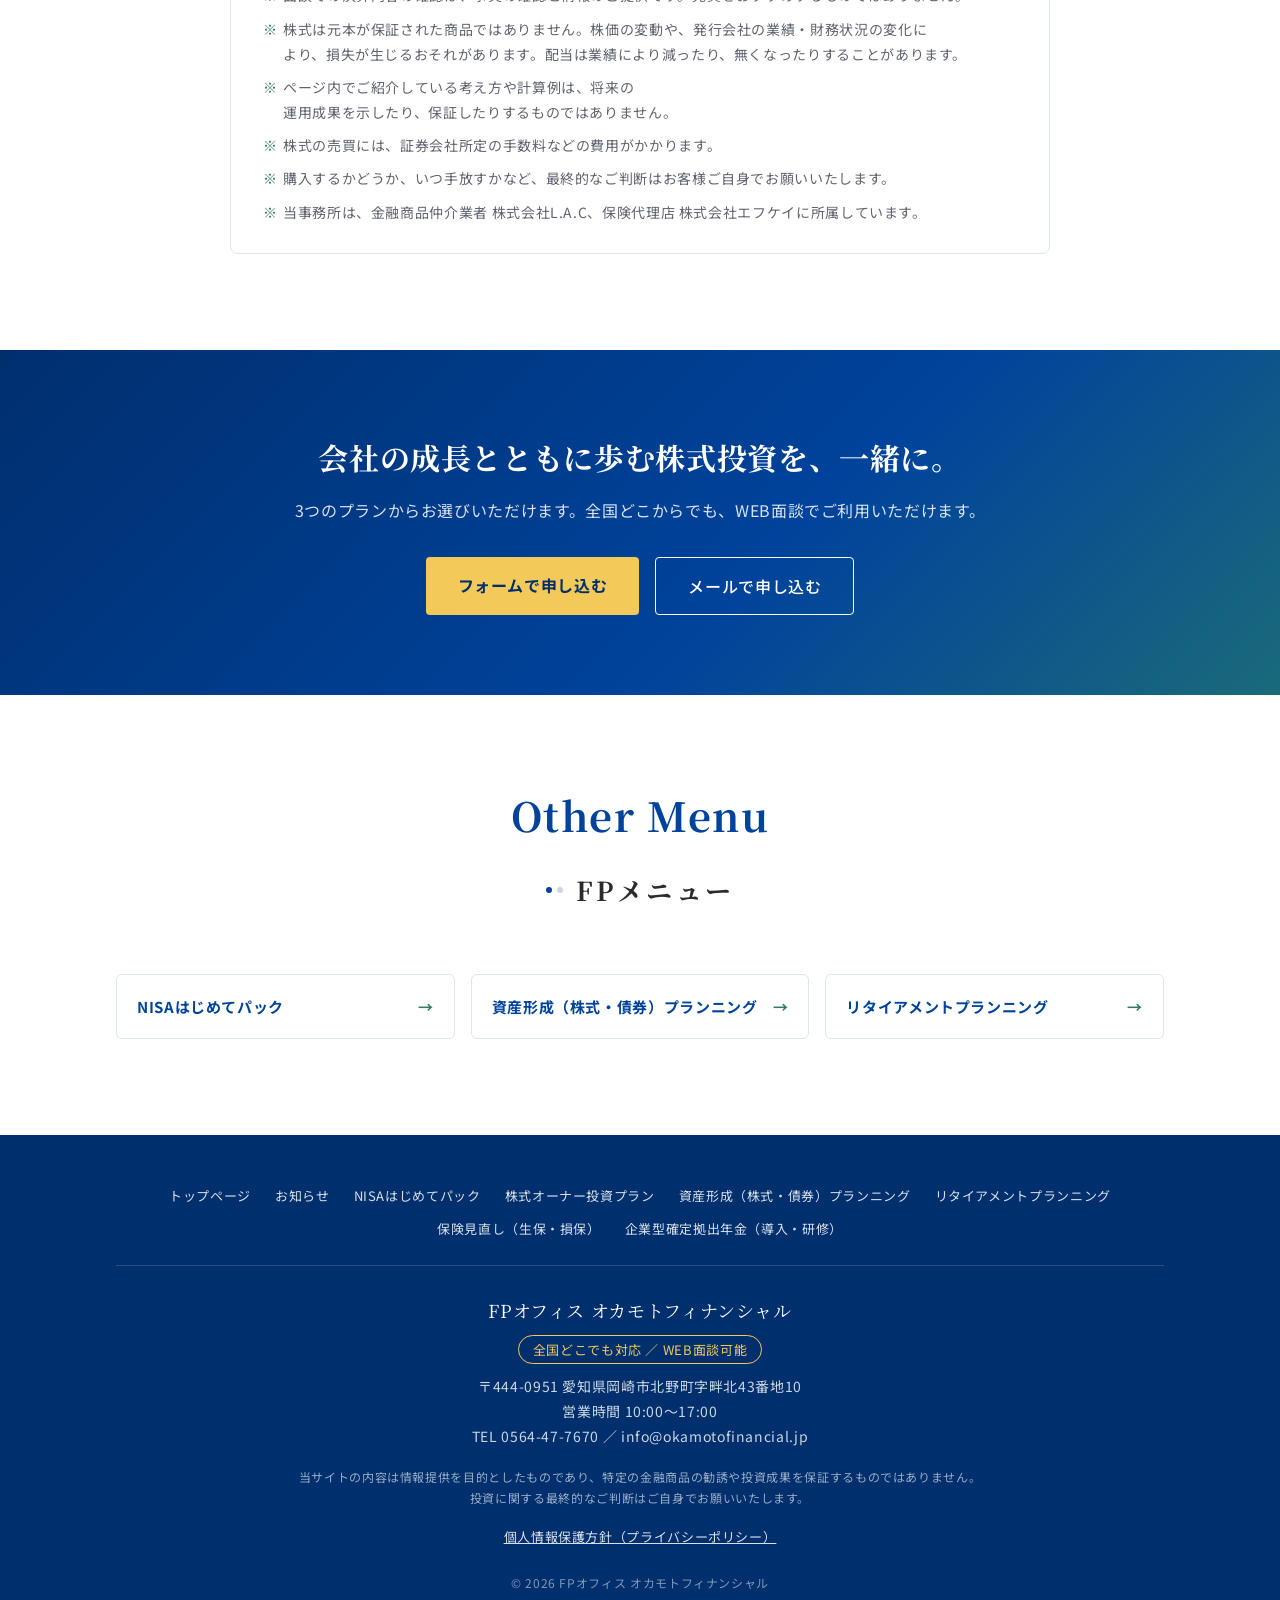
<file: owner-plan.html>
<!DOCTYPE html>
<html lang="ja">
<head>
  <meta charset="UTF-8">
  <meta name="viewport" content="width=device-width, initial-scale=1.0">
  <title>株式オーナー投資プラン | FPオフィス オカモトフィナンシャル</title>
  <meta name="description" content="株価の上下ではなく、会社が生み出す利益に目を向けて、長く持ち続ける株式投資。証券会社出身で、FPとしてお客様に株式投資をご案内してきたCFP・1級FP技能士が、ライフプランを土台に、考え方のミニ講座から株式選びのサポート、決算時期の定期面談までお手伝いする「株式オーナー投資プラン」。3つの料金プランをご用意しています。">
  <link rel="preconnect" href="https://fonts.googleapis.com">
  <link rel="preconnect" href="https://fonts.gstatic.com" crossorigin>
  <link href="https://fonts.googleapis.com/css2?family=Noto+Sans+JP:wght@400;500;700&family=Noto+Serif+JP:wght@500;700&display=swap" rel="stylesheet">
  <link rel="stylesheet" href="css/style.css">
</head>
<body>

  <!-- ヘッダー -->
  <header class="site-header">
    <div class="container header-inner">
      <a href="index.html" class="logo">
        <span class="logo-sub">FPオフィス</span>
        <span class="logo-main">オカモトフィナンシャル</span>
      </a>
      <button class="nav-toggle" aria-label="メニューを開く" aria-expanded="false">
        <span></span><span></span><span></span>
      </button>
      <nav class="global-nav">
        <ul>
          <li><a href="index.html#difference">当事務所の考え方</a></li>
          <li><a href="index.html#intro">入門編スライド</a></li>
          <li><a href="index.html#menu">FPメニュー</a></li>
          <li><a href="index.html#profile">代表紹介</a></li>
          <li><a href="news.html">お知らせ</a></li>
          <li><a href="nisa-pack.html" class="nav-cta">NISAはじめてパック</a></li>
        </ul>
      </nav>
      <div class="header-icons">
        <a href="index.html#contact" class="icon-btn icon-mail" aria-label="お問い合わせ"><svg viewBox="0 0 24 24" aria-hidden="true"><path d="M20 4H4a2 2 0 0 0-2 2v12a2 2 0 0 0 2 2h16a2 2 0 0 0 2-2V6a2 2 0 0 0-2-2zm0 4-8 5-8-5V6l8 5 8-5z"/></svg></a>
      </div>
    </div>
  </header>

  <main>
    <!-- ページ見出し -->
    <section class="page-hero page-hero-photo page-hero-owner">
      <div class="container">
        <p class="breadcrumb"><a href="index.html">トップ</a> ／ 株式オーナー投資プラン</p>
        <p class="page-hero-en">Owner Investing Plan</p>
        <h1 class="page-hero-title">株式オーナー投資プラン</h1>
      </div>
    </section>

    <!-- 導入 -->
    <section class="section">
      <div class="container">
        <h2 class="page-catch">株価の上下ではなく、会社の成長とともに。<br>長く持ち続ける株式投資を、一緒に。</h2>
        <p class="section-text">株式を「値動きするもの」ではなく「会社の一部」と考え、会社が生み出す利益や、少しずつ増えていく配当に目を向けて長く持ち続ける。それが当事務所のお伝えしている「株式オーナー投資」です。ライフプランを土台に、考え方を知るところから、株式選びのサポート、配当や決算の時期に合わせた定期的な面談まで、ご希望に合わせて3つのプランからお選びいただけます。</p>
        <div class="center"><a href="#plans" class="btn btn-accent btn-large">料金プランを見る</a></div>
      </div>
    </section>

    <!-- こんな方へ -->
    <section class="section section-alt">
      <div class="container">
        <h2 class="section-title"><span class="en">For You</span><span class="ja">このような方に</span></h2>
        <ul class="worry-list">
          <li>NISAやiDeCoで投資信託の積立は始めた。次は個別の株式も考えてみたい</li>
          <li>株価が下がるたびに不安になり、売るか持つかで迷ってしまう</li>
          <li>短期の売買ではなく、配当を受け取りながら長く付き合える会社を持ちたい</li>
          <li>どんな会社なら長く持てるのか、自分で確かめられるようになりたい</li>
        </ul>
      </div>
    </section>

    <!-- 株式オーナー投資とは -->
    <section class="section">
      <div class="container">
        <h2 class="section-title"><span class="en">Concept</span><span class="ja">株式オーナー投資とは</span></h2>
        <p class="section-text">会社の持ち主（オーナー）の目線で、次の4つを大切にする長期投資の考え方です。</p>
        <div class="service-grid support-grid">
          <article class="service-card">
            <h3>会社が生み出す利益に目を向ける</h3>
            <p>株価の動きではなく、その会社が毎年どれだけ稼ぎ、その利益がどう使われているかを見ます。配当として受け取る分も、会社の中で育てる分も、持ち主である株主のものです。</p>
          </article>
          <article class="service-card">
            <h3>10年先も稼いでいそうな会社かを確かめる</h3>
            <p>事業の強みや財務の健全さ、利益の伸びを確かめ、長く付き合える会社かどうかを考えます。</p>
          </article>
          <article class="service-card">
            <h3>買う値段に「ゆとり」を持つ</h3>
            <p>よい会社でも、高すぎる値段で買うと成果は小さくなります。会社の価値と比べて、無理のない値段で買うことを大切にします。</p>
          </article>
          <article class="service-card">
            <h3>配当が育つのを待ちながら、長く持つ</h3>
            <p>増配を続ける会社を長く持つと、最初に出したお金に対する受取額が増えていきます。手放すかどうかは、株価ではなく「持つ理由」が変わったかで判断します。</p>
          </article>
        </div>
        <p class="section-text owner-slide-link">考え方をまとめた無料スライドは、<a href="news.html">お知らせ</a>で順次ご案内します。</p>
      </div>
    </section>

    <!-- 料金プラン -->
    <!-- 料金・内容はご本人確定（2026-10-28）。面談1回60分程度＝11,000円を物差しに整理。「60分程度」は要確認。 -->
    <section id="plans" class="section section-alt">
      <div class="container">
        <h2 class="section-title"><span class="en">Plans</span><span class="ja">3つの料金プラン</span></h2>
        <p class="section-text">どのプランも、あなたのライフプランが土台です。教育資金や住宅、退職後の暮らしまで見通したうえで、株式をどう組み込むかを一緒に考えます。いずれも全国どこからでも、WEB面談でご利用いただけます。</p>
        <div class="plan-grid">
          <article class="plan-card">
            <p class="plan-en">Plan 01</p>
            <h3 class="plan-name">スタートプラン</h3>
            <p class="plan-catch">ライフプランの中に、株式投資を位置づけたい方に</p>
            <p class="plan-price">55,000<span class="yen">円</span><span class="tax">（税込）</span></p>
            <ul class="plan-tags"><li>面談3回</li></ul>
            <ul class="plan-list">
              <li>1回目：証券口座の開設のご案内と、ライフプランシートをもとにしたご相談</li>
              <li>2回目：株式オーナー投資のミニ講座（スライドは事前にメールでお送りします）</li>
              <li>3回目：実行のサポート</li>
              <li>株式投資を組み込んだライフプランの作成</li>
            </ul>
            <a href="index.html?topic=owner-plan#contact" class="btn btn-secondary plan-btn">スタートプランを<wbr>申し込む</a>
          </article>
          <article class="plan-card plan-card-featured">
            <p class="plan-badge">おすすめ</p>
            <p class="plan-en">Plan 02</p>
            <h3 class="plan-name">スタンダードプラン</h3>
            <p class="plan-catch">配当の時期に、年2回いっしょに確認したい方に</p>
            <p class="plan-price">110,000<span class="yen">円</span><span class="tax">（税込）</span></p>
            <ul class="plan-tags"><li>面談3回＋年2回</li></ul>
            <ul class="plan-list">
              <li>スタートプランの内容</li>
              <li>3銘柄程度の株式選びのサポートと、それを組み込んだプランの設計</li>
              <li>配当金のお支払い時期に合わせた、年2回のWEB面談</li>
              <li>決算内容の確認と、ライフプランに照らした資産全体の点検</li>
            </ul>
            <a href="index.html?topic=owner-plan#contact" class="btn btn-accent plan-btn">スタンダードプランを<wbr>申し込む</a>
          </article>
          <article class="plan-card">
            <p class="plan-en">Plan 03</p>
            <h3 class="plan-name">プレミアムプラン</h3>
            <p class="plan-catch">四半期ごとの確認と、毎月の相談相手がほしい方に</p>
            <p class="plan-price">165,000<span class="yen">円</span><span class="tax">（税込）</span></p>
            <ul class="plan-tags"><li>面談3回＋年4回</li><li>毎月の顧問付き</li></ul>
            <ul class="plan-list">
              <li>スタンダードプランの内容（5銘柄程度まで）</li>
              <li>四半期決算の時期に合わせた、年4回のWEB面談</li>
              <li>1年目は、毎月の顧問サポート（30分のWEB面談）付き</li>
              <li>1年の終わりに、ライフプランの見直し面談1回</li>
            </ul>
            <a href="index.html?topic=owner-plan#contact" class="btn btn-secondary plan-btn">プレミアムプランを<wbr>申し込む</a>
          </article>
        </div>
        <div class="price-more">
          <h3 class="price-more-title">2年目以降・毎月の顧問サポート</h3>
          <table class="price-table">
            <thead><tr><th></th><th>2年目以降（年額）</th><th>毎月の顧問サポート</th></tr></thead>
            <tbody>
              <tr><th>スタートプラン</th><td>―</td><td>月3,300円</td></tr>
              <tr><th>スタンダードプラン</th><td>22,000円<span>年2回のWEB面談</span></td><td>年33,000円<span>決算面談の2か月を除く10か月分</span></td></tr>
              <tr><th>プレミアムプラン</th><td>44,000円<span>年4回のWEB面談</span></td><td>年26,400円<span>1年目は料金に含みます。2年目以降は、決算面談の4か月を除く8か月分</span></td></tr>
              <tr><th>NISAはじめてパック</th><td>―</td><td>月3,300円</td></tr>
            </tbody>
          </table>
          <ul class="price-more-notes">
            <li>プランの面談は1回60分程度で、1回あたり11,000円（税込）が目安です。</li>
            <li>毎月の顧問サポートは、月1回30分のWEB面談付きで、家計やライフプランのちょっとしたご相談にお応えします。決算内容の確認は、プランの面談で行います。決算面談のある月は、顧問面談を兼ねるため顧問料はいただきません。</li>
            <li>NISAはじめてパックをご利用の方がスタートプラン以上に進まれる場合は、11,000円を差し引きます。</li>
            <li>スタートプランからスタンダードプランに進まれる場合は、差額の55,000円をいただきます。</li>
            <li>料金はすべて税込です。</li>
          </ul>
        </div>
        <p class="plan-note">料金は、ライフプランの作成と面談に対するものです。個別の株式のご案内は、当事務所が所属する金融商品仲介業者（株式会社L.A.C）を通じたお取引の範囲で行い、料金の対象ではありません。<br>どのプランが合うか迷われたら、お申し込み前のご質問だけでもお気軽にどうぞ。</p>
      </div>
    </section>

    <!-- ご利用の流れ -->
    <section class="section">
      <div class="container">
        <h2 class="section-title"><span class="en">Flow</span><span class="ja">ご利用の流れ</span></h2>
        <div class="steps steps-4">
          <div class="step"><span class="step-num">STEP 1</span><p class="step-title">お申し込み</p><p>お問い合わせフォーム・メールで、ご希望のプランをお知らせください</p></div>
          <div class="step"><span class="step-num">STEP 2</span><p class="step-title">ライフプランシート</p><p>事前にメールでお送りする質問にご回答いただき、簡単なライフプランをつくっておきます</p></div>
          <div class="step"><span class="step-num">STEP 3</span><p class="step-title">面談3回</p><p>口座開設のご案内とライフプランのご相談、ミニ講座、実行のサポートを3回の面談で行います</p></div>
          <div class="step"><span class="step-num">STEP 4</span><p class="step-title">定期的なWEB面談</p><p>スタンダードは年2回、プレミアムは年4回、決算内容とライフプランを一緒に確認します</p></div>
        </div>
      </div>
    </section>

    <!-- 当事務所が担当する理由 -->
    <section class="section section-alt">
      <div class="container">
        <h2 class="section-title"><span class="en">Why Us</span><span class="ja">当事務所がお手伝いする理由</span></h2>
        <div class="pack-reasons">
          <div class="pack-reason">
            <p class="pack-reason-title">証券会社とFPの仕事で培った株式の知見</p>
            <p>証券会社で株式の基本を身につけ、FPになってからもお客様に株式投資をご案内してきました。その中で見てきた、長く成果を上げている方の持ち方をもとにお伝えします。</p>
          </div>
          <div class="pack-reason">
            <p class="pack-reason-title">ライフプラン全体から考える</p>
            <p>CFP・1級FP技能士として、家計や教育資金、退職後の暮らしまで含めて、株式に回せる金額と期間を考えます。</p>
          </div>
          <div class="pack-reason">
            <p class="pack-reason-title">債券との組み合わせも相談できる</p>
            <p>種類と時期を分散して持つ債券で、安定した利息を受け取るしくみもご相談いただけます。債券で備えると、株式を安心して長く持てます。</p>
          </div>
        </div>
        <div class="center"><a href="asset-planning.html" class="btn btn-secondary">資産形成（株式・債券）プランニングを見る</a></div>
      </div>
    </section>

    <!-- ご注意事項 -->
    <section class="section">
      <div class="container">
        <h2 class="section-title"><span class="en">Notes</span><span class="ja">ご利用にあたって</span></h2>
        <!-- TODO（要確認）：注意書きは、所属の金融商品仲介業者（株式会社L.A.C）のルールに合わせてご確認ください。 -->
        <ul class="pack-notes">
          <li>当事務所のサービスは、ライフプランの作成を土台にしたものです。料金は、ライフプランの作成、ミニ講座、面談に対するものであり、特定の銘柄の価値や売買の判断についての助言に対していただくものではありません。</li>
          <li>個別の株式のご案内は、当事務所が所属する金融商品仲介業者（株式会社L.A.C）を通じたお取引の範囲で行い、料金の対象ではありません。</li>
          <li>ほかの証券会社の口座でお取引される場合は、ライフプランや株式投資の考え方についてのアドバイスにとどめ、個別の銘柄のご案内は行いません。</li>
          <li>面談での決算内容の確認は、事実の確認と情報のご提供です。売買をおすすめするものではありません。</li>
          <li>株式は元本が保証された商品ではありません。株価の変動や、発行会社の業績・財務状況の変化により、損失が生じるおそれがあります。配当は業績により減ったり、無くなったりすることがあります。</li>
          <li>ページ内でご紹介している考え方や計算例は、将来の運用成果を示したり、保証したりするものではありません。</li>
          <li>株式の売買には、証券会社所定の手数料などの費用がかかります。</li>
          <li>購入するかどうか、いつ手放すかなど、最終的なご判断はお客様ご自身でお願いいたします。</li>
          <li>当事務所は、金融商品仲介業者 株式会社L.A.C、保険代理店 株式会社エフケイに所属しています。</li>
        </ul>
      </div>
    </section>

    <!-- 申し込みへの導線 -->
    <section class="final-cta">
      <div class="container">
        <h2 class="final-title">会社の成長とともに歩む株式投資を、一緒に。</h2>
        <p>3つのプランからお選びいただけます。全国どこからでも、WEB面談でご利用いただけます。</p>
        <div class="hero-buttons center-buttons">
          <a href="index.html?topic=owner-plan#contact" class="btn btn-accent">フォームで申し込む</a>
          <a href="mailto:info@okamotofinancial.jp" class="btn btn-outline">メールで申し込む</a>
        </div>
      </div>
    </section>

    <!-- ほかのメニュー -->
    <section class="section">
      <div class="container">
        <h2 class="section-title"><span class="en">Other Menu</span><span class="ja">FPメニュー</span></h2>
        <div class="other-grid">
          <a href="nisa-pack.html" class="other-card">NISAはじめてパック<span>→</span></a>
          <a href="asset-planning.html" class="other-card">資産形成（株式・債券）プランニング<span>→</span></a>
          <a href="retirement.html" class="other-card">リタイアメントプランニング<span>→</span></a>
        </div>
      </div>
    </section>
  </main>

  <!-- フッター -->
  <footer class="site-footer">
    <div class="container">
      <ul class="footer-menu">
        <li><a href="index.html">トップページ</a></li>
        <li><a href="news.html">お知らせ</a></li>
        <li><a href="nisa-pack.html">NISAはじめてパック</a></li>
        <li><a href="owner-plan.html">株式オーナー投資プラン</a></li>
        <li><a href="asset-planning.html">資産形成（株式・債券）プランニング</a></li>
        <li><a href="retirement.html">リタイアメントプランニング</a></li>
        <li><a href="insurance.html">保険見直し（生保・損保）</a></li>
        <li><a href="dc.html">企業型確定拠出年金（導入・研修）</a></li>
      </ul>
      <p class="footer-name">FPオフィス オカモトフィナンシャル</p>
      <p class="footer-area">全国どこでも対応 ／ WEB面談可能</p>
      <p class="footer-address">〒444-0951 愛知県岡崎市北野町字畔北43番地10<br>営業時間 10:00～17:00<br>TEL <a href="tel:0564477670">0564-47-7670</a> ／ <a href="mailto:info@okamotofinancial.jp">info@okamotofinancial.jp</a></p>
      <p class="disclaimer">当サイトの内容は情報提供を目的としたものであり、特定の金融商品の勧誘や投資成果を保証するものではありません。投資に関する最終的なご判断はご自身でお願いいたします。</p>
      <p class="footer-legal"><a href="privacy.html">個人情報保護方針（プライバシーポリシー）</a></p>
      <p class="copyright">&copy; <span id="year"></span> FPオフィス オカモトフィナンシャル</p>
    </div>
  </footer>

  <script src="js/main.js"></script>
</body>
</html>
</file>
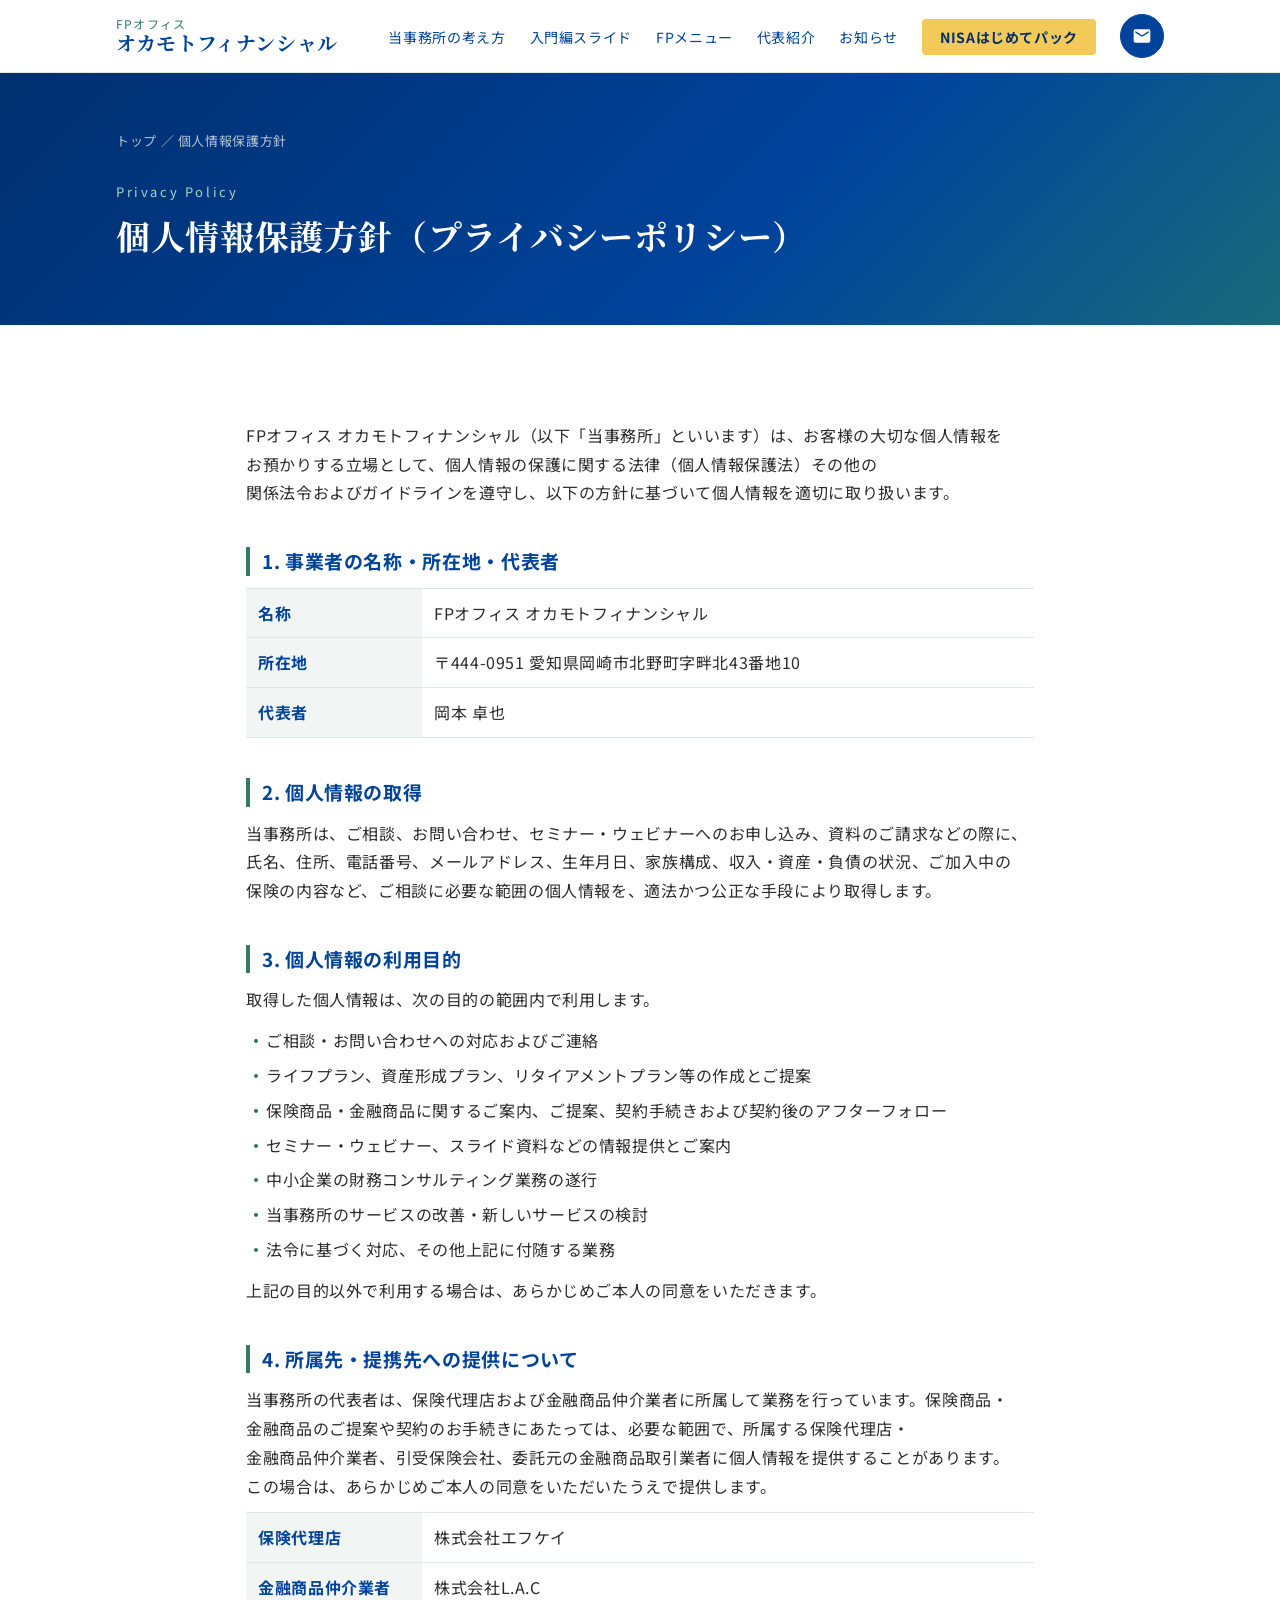
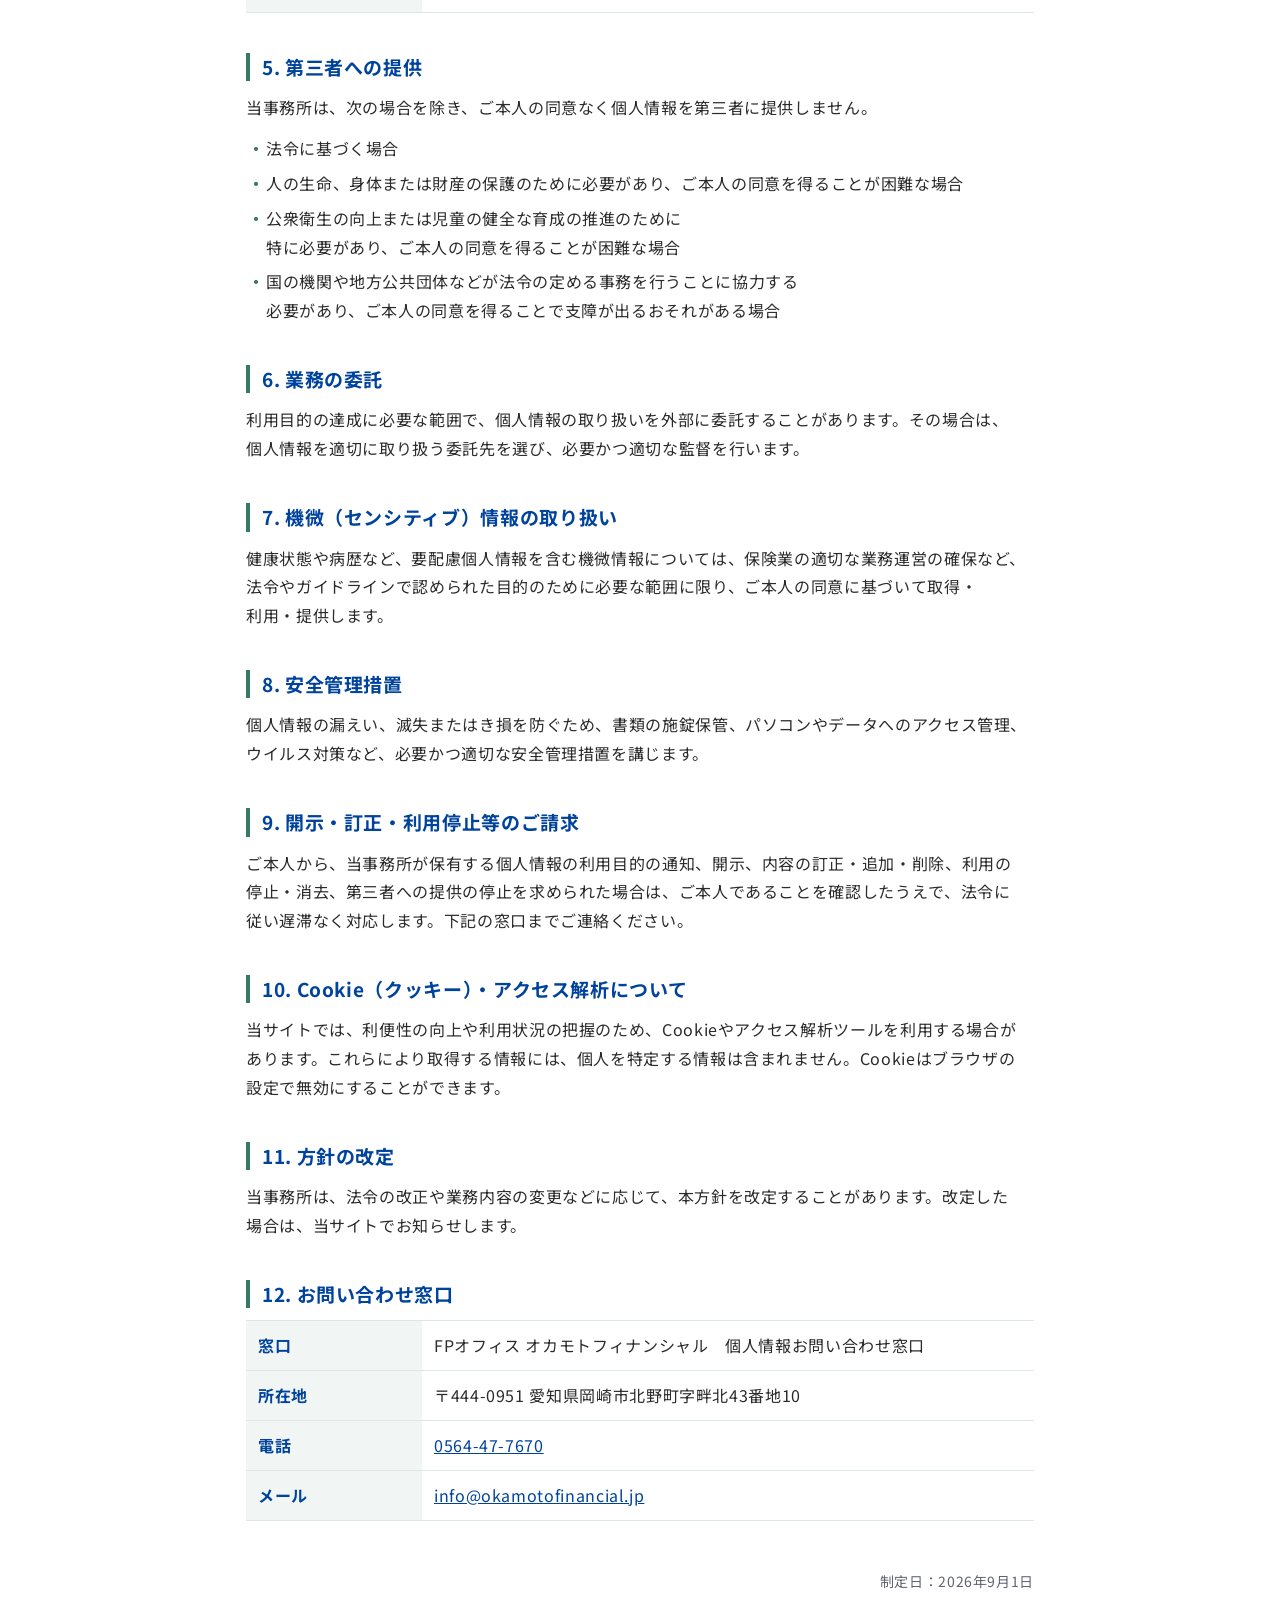
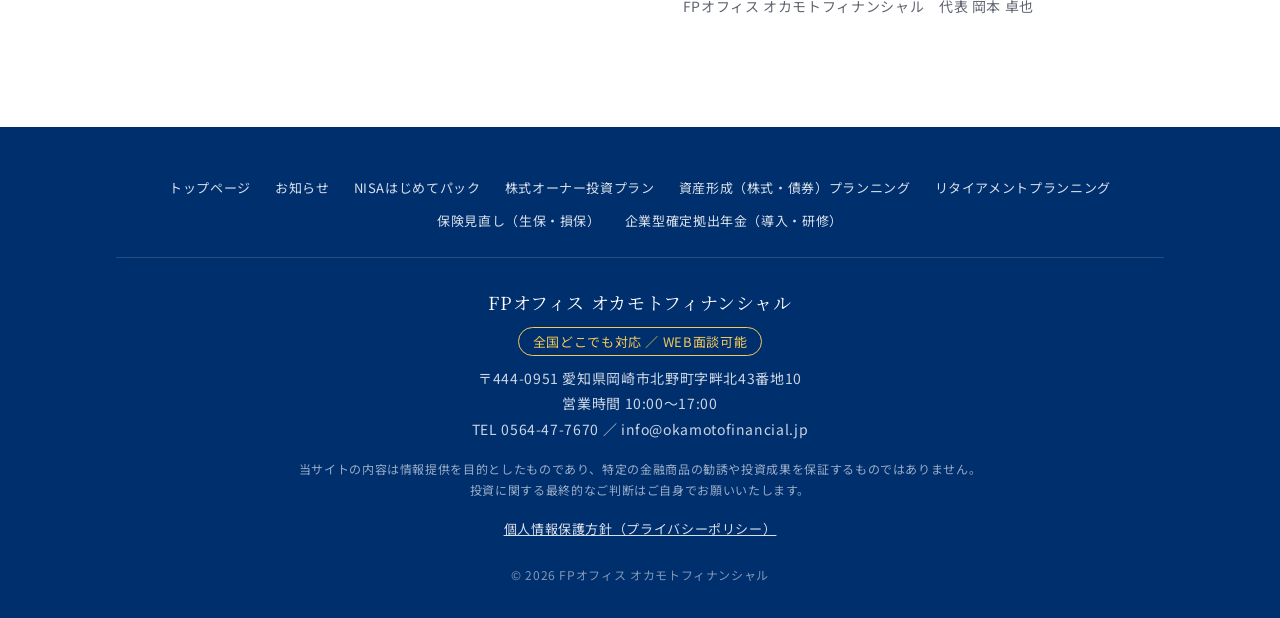
<file: privacy.html>
<!DOCTYPE html>
<html lang="ja">
<head>
  <meta charset="UTF-8">
  <meta name="viewport" content="width=device-width, initial-scale=1.0">
  <title>個人情報保護方針（プライバシーポリシー） | FPオフィス オカモトフィナンシャル</title>
  <meta name="description" content="FPオフィス オカモトフィナンシャルの個人情報保護方針（プライバシーポリシー）です。">
  <link rel="preconnect" href="https://fonts.googleapis.com">
  <link rel="preconnect" href="https://fonts.gstatic.com" crossorigin>
  <link href="https://fonts.googleapis.com/css2?family=Noto+Sans+JP:wght@400;500;700&family=Noto+Serif+JP:wght@500;700&display=swap" rel="stylesheet">
  <link rel="stylesheet" href="css/style.css">
</head>
<body>

  <!-- ヘッダー -->
  <header class="site-header">
    <div class="container header-inner">
      <a href="index.html" class="logo">
        <span class="logo-sub">FPオフィス</span>
        <span class="logo-main">オカモトフィナンシャル</span>
      </a>
      <button class="nav-toggle" aria-label="メニューを開く" aria-expanded="false">
        <span></span><span></span><span></span>
      </button>
      <nav class="global-nav">
        <ul>
          <li><a href="index.html#difference">当事務所の考え方</a></li>
          <li><a href="index.html#intro">入門編スライド</a></li>
          <li><a href="index.html#menu">FPメニュー</a></li>
          <li><a href="index.html#profile">代表紹介</a></li>
          <li><a href="news.html">お知らせ</a></li>
          <li><a href="nisa-pack.html" class="nav-cta">NISAはじめてパック</a></li>
        </ul>
      </nav>
      <div class="header-icons">
        <a href="index.html#contact" class="icon-btn icon-mail" aria-label="お問い合わせ"><svg viewBox="0 0 24 24" aria-hidden="true"><path d="M20 4H4a2 2 0 0 0-2 2v12a2 2 0 0 0 2 2h16a2 2 0 0 0 2-2V6a2 2 0 0 0-2-2zm0 4-8 5-8-5V6l8 5 8-5z"/></svg></a>
      </div>
    </div>
  </header>

  <main>
    <section class="page-hero">
      <div class="container">
        <p class="breadcrumb"><a href="index.html">トップ</a> ／ 個人情報保護方針</p>
        <p class="page-hero-en">Privacy Policy</p>
        <h1 class="page-hero-title">個人情報保護方針<br class="sp-only">（プライバシーポリシー）</h1>
      </div>
    </section>

    <section class="section">
      <div class="container policy">
        <p>FPオフィス オカモトフィナンシャル（以下「当事務所」といいます）は、お客様の大切な個人情報をお預かりする立場として、個人情報の保護に関する法律（個人情報保護法）その他の関係法令およびガイドラインを遵守し、以下の方針に基づいて個人情報を適切に取り扱います。</p>

        <h2>1. 事業者の名称・所在地・代表者</h2>
        <dl class="policy-table">
          <dt>名称</dt><dd>FPオフィス オカモトフィナンシャル</dd>
          <dt>所在地</dt><dd>〒444-0951 愛知県岡崎市北野町字畔北43番地10</dd>
          <dt>代表者</dt><dd>岡本 卓也</dd>
        </dl>

        <h2>2. 個人情報の取得</h2>
        <p>当事務所は、ご相談、お問い合わせ、セミナー・ウェビナーへのお申し込み、資料のご請求などの際に、氏名、住所、電話番号、メールアドレス、生年月日、家族構成、収入・資産・負債の状況、ご加入中の保険の内容など、ご相談に必要な範囲の個人情報を、適法かつ公正な手段により取得します。</p>

        <h2>3. 個人情報の利用目的</h2>
        <p>取得した個人情報は、次の目的の範囲内で利用します。</p>
        <ul>
          <li>ご相談・お問い合わせへの対応およびご連絡</li>
          <li>ライフプラン、資産形成プラン、リタイアメントプラン等の作成とご提案</li>
          <li>保険商品・金融商品に関するご案内、ご提案、契約手続きおよび契約後のアフターフォロー</li>
          <li>セミナー・ウェビナー、スライド資料などの情報提供とご案内</li>
          <li>中小企業の財務コンサルティング業務の遂行</li>
          <li>当事務所のサービスの改善・新しいサービスの検討</li>
          <li>法令に基づく対応、その他上記に付随する業務</li>
        </ul>
        <p>上記の目的以外で利用する場合は、あらかじめご本人の同意をいただきます。</p>

        <h2>4. 所属先・提携先への提供について</h2>
        <p>当事務所の代表者は、保険代理店および金融商品仲介業者に所属して業務を行っています。保険商品・金融商品のご提案や契約のお手続きにあたっては、必要な範囲で、所属する保険代理店・金融商品仲介業者、引受保険会社、委託元の金融商品取引業者に個人情報を提供することがあります。この場合は、あらかじめご本人の同意をいただいたうえで提供します。</p>
        <dl class="policy-table">
          <dt>保険代理店</dt><dd>株式会社エフケイ</dd>
          <dt>金融商品仲介業者</dt><dd>株式会社L.A.C</dd>
        </dl>

        <h2>5. 第三者への提供</h2>
        <p>当事務所は、次の場合を除き、ご本人の同意なく個人情報を第三者に提供しません。</p>
        <ul>
          <li>法令に基づく場合</li>
          <li>人の生命、身体または財産の保護のために必要があり、ご本人の同意を得ることが困難な場合</li>
          <li>公衆衛生の向上または児童の健全な育成の推進のために特に必要があり、ご本人の同意を得ることが困難な場合</li>
          <li>国の機関や地方公共団体などが法令の定める事務を行うことに協力する必要があり、ご本人の同意を得ることで支障が出るおそれがある場合</li>
        </ul>

        <h2>6. 業務の委託</h2>
        <p>利用目的の達成に必要な範囲で、個人情報の取り扱いを外部に委託することがあります。その場合は、個人情報を適切に取り扱う委託先を選び、必要かつ適切な監督を行います。</p>

        <h2>7. 機微（センシティブ）情報の取り扱い</h2>
        <p>健康状態や病歴など、要配慮個人情報を含む機微情報については、保険業の適切な業務運営の確保など、法令やガイドラインで認められた目的のために必要な範囲に限り、ご本人の同意に基づいて取得・利用・提供します。</p>

        <h2>8. 安全管理措置</h2>
        <p>個人情報の漏えい、滅失またはき損を防ぐため、書類の施錠保管、パソコンやデータへのアクセス管理、ウイルス対策など、必要かつ適切な安全管理措置を講じます。</p>

        <h2>9. 開示・訂正・利用停止等のご請求</h2>
        <p>ご本人から、当事務所が保有する個人情報の利用目的の通知、開示、内容の訂正・追加・削除、利用の停止・消去、第三者への提供の停止を求められた場合は、ご本人であることを確認したうえで、法令に従い遅滞なく対応します。下記の窓口までご連絡ください。</p>

        <h2>10. Cookie（クッキー）・アクセス解析について</h2>
        <p>当サイトでは、利便性の向上や利用状況の把握のため、Cookieやアクセス解析ツールを利用する場合があります。これらにより取得する情報には、個人を特定する情報は含まれません。Cookieはブラウザの設定で無効にすることができます。</p>

        <h2>11. 方針の改定</h2>
        <p>当事務所は、法令の改正や業務内容の変更などに応じて、本方針を改定することがあります。改定した場合は、当サイトでお知らせします。</p>

        <h2>12. お問い合わせ窓口</h2>
        <dl class="policy-table">
          <dt>窓口</dt><dd>FPオフィス オカモトフィナンシャル　個人情報お問い合わせ窓口</dd>
          <dt>所在地</dt><dd>〒444-0951 愛知県岡崎市北野町字畔北43番地10</dd>
          <dt>電話</dt><dd><a href="tel:0564477670">0564-47-7670</a></dd>
          <dt>メール</dt><dd><a href="mailto:info@okamotofinancial.jp">info@okamotofinancial.jp</a></dd>
        </dl>

        <p class="policy-date">制定日：2026年9月1日<br>FPオフィス オカモトフィナンシャル　代表 岡本 卓也</p>
      </div>
    </section>
  </main>

  <!-- フッター -->
  <footer class="site-footer">
    <div class="container">
      <ul class="footer-menu">
        <li><a href="index.html">トップページ</a></li>
        <li><a href="news.html">お知らせ</a></li>
        <li><a href="nisa-pack.html">NISAはじめてパック</a></li>
        <li><a href="owner-plan.html">株式オーナー投資プラン</a></li>
        <li><a href="asset-planning.html">資産形成（株式・債券）プランニング</a></li>
        <li><a href="retirement.html">リタイアメントプランニング</a></li>
        <li><a href="insurance.html">保険見直し（生保・損保）</a></li>
        <li><a href="dc.html">企業型確定拠出年金（導入・研修）</a></li>
      </ul>
      <p class="footer-name">FPオフィス オカモトフィナンシャル</p>
      <p class="footer-area">全国どこでも対応 ／ WEB面談可能</p>
      <p class="footer-address">〒444-0951 愛知県岡崎市北野町字畔北43番地10<br>営業時間 10:00～17:00<br>TEL <a href="tel:0564477670">0564-47-7670</a> ／ <a href="mailto:info@okamotofinancial.jp">info@okamotofinancial.jp</a></p>
      <p class="disclaimer">当サイトの内容は情報提供を目的としたものであり、特定の金融商品の勧誘や投資成果を保証するものではありません。投資に関する最終的なご判断はご自身でお願いいたします。</p>
      <p class="footer-legal"><a href="privacy.html">個人情報保護方針（プライバシーポリシー）</a></p>
      <p class="copyright">&copy; <span id="year"></span> FPオフィス オカモトフィナンシャル</p>
    </div>
  </footer>

  <script src="js/main.js"></script>
</body>
</html>
</file>
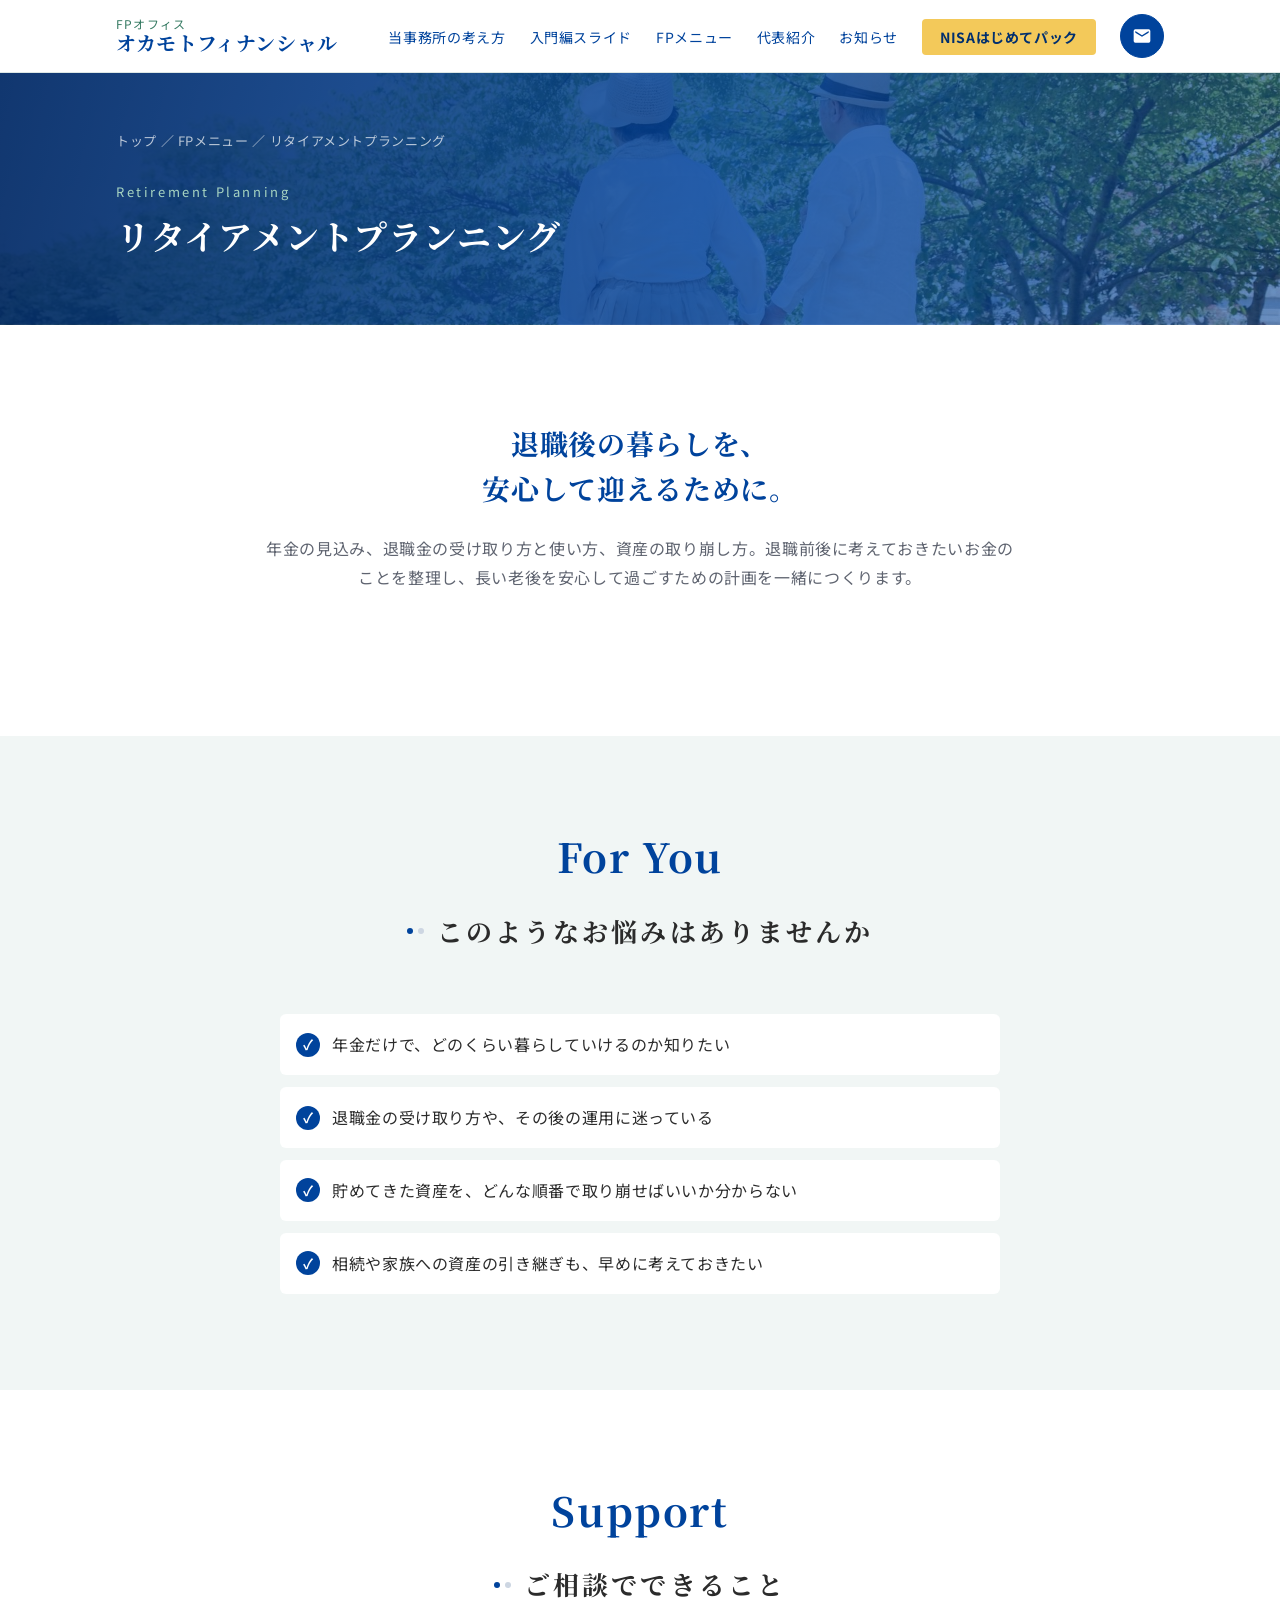
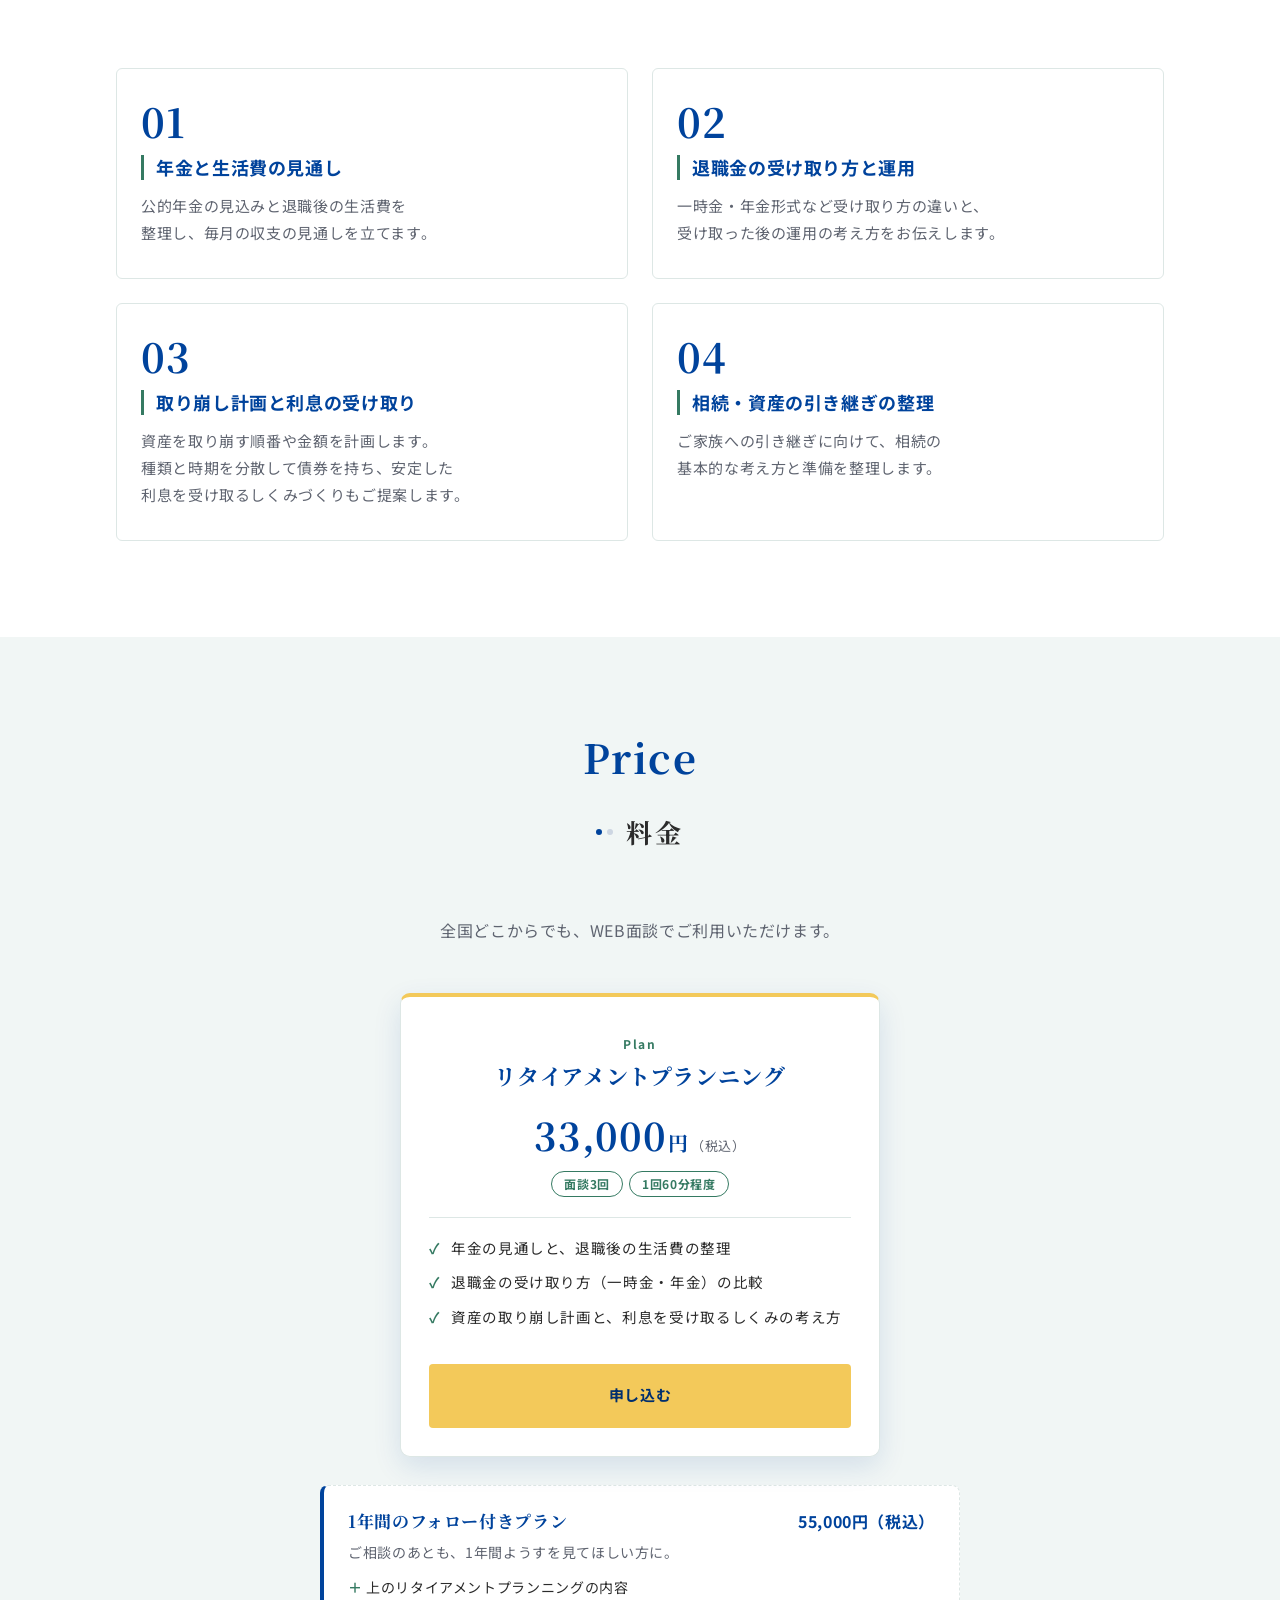
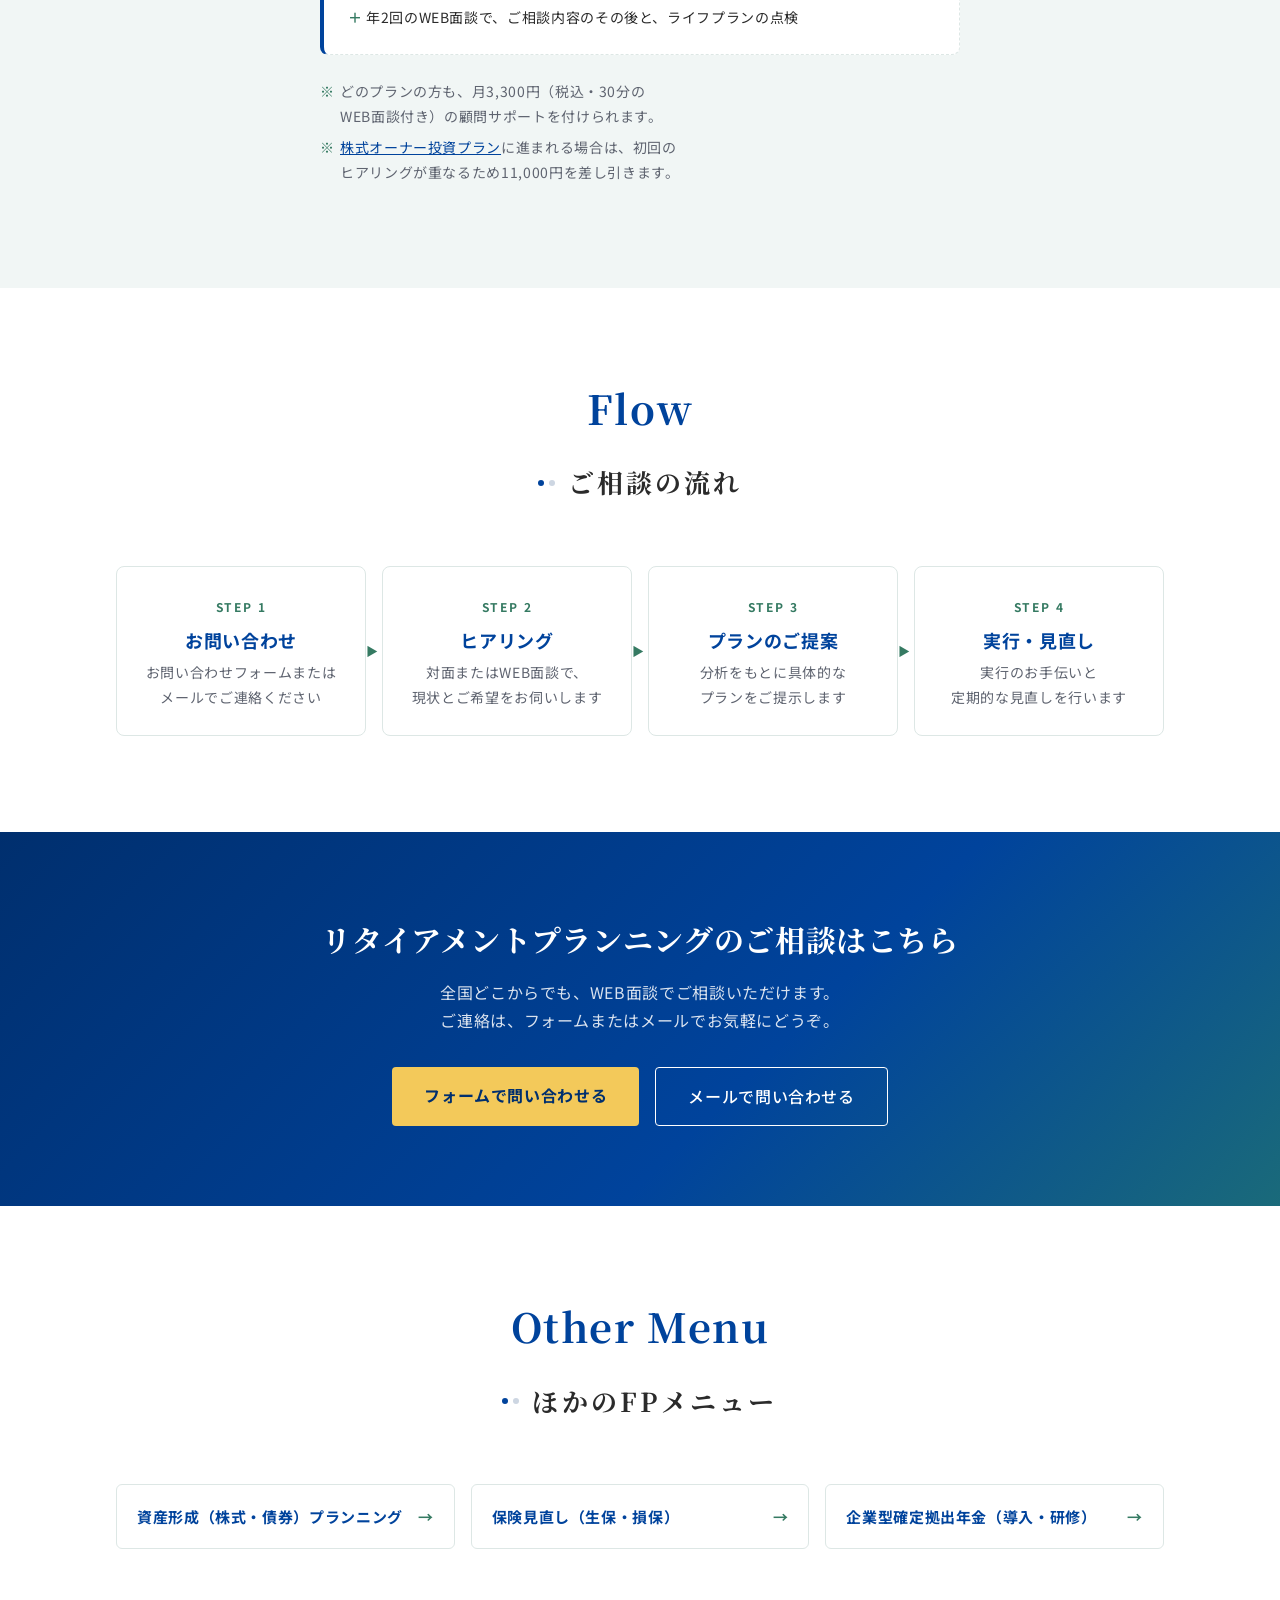
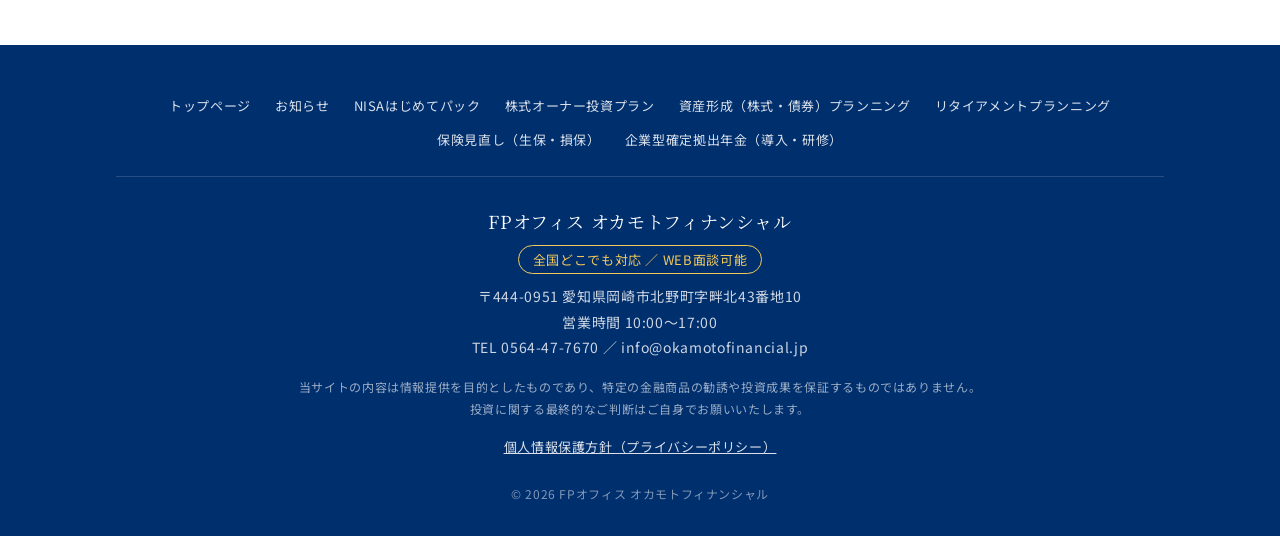
<file: retirement.html>
<!DOCTYPE html>
<html lang="ja">
<head>
  <meta charset="UTF-8">
  <meta name="viewport" content="width=device-width, initial-scale=1.0">
  <title>リタイアメントプランニング | FPオフィス オカモトフィナンシャル</title>
  <meta name="description" content="年金の見込み、退職金の受け取り方と使い方、資産の取り崩し方。退職前後に考えておきたいお金のことを整理し、長い老後を安心して過ごすための計画を一緒につくります。">
  <link rel="preconnect" href="https://fonts.googleapis.com">
  <link rel="preconnect" href="https://fonts.gstatic.com" crossorigin>
  <link href="https://fonts.googleapis.com/css2?family=Noto+Sans+JP:wght@400;500;700&family=Noto+Serif+JP:wght@500;700&display=swap" rel="stylesheet">
  <link rel="stylesheet" href="css/style.css">
</head>
<body>

  <!-- ヘッダー -->
  <header class="site-header">
    <div class="container header-inner">
      <a href="index.html" class="logo">
        <span class="logo-sub">FPオフィス</span>
        <span class="logo-main">オカモトフィナンシャル</span>
      </a>
      <button class="nav-toggle" aria-label="メニューを開く" aria-expanded="false">
        <span></span><span></span><span></span>
      </button>
      <nav class="global-nav">
        <ul>
          <li><a href="index.html#difference">当事務所の考え方</a></li>
          <li><a href="index.html#intro">入門編スライド</a></li>
          <li><a href="index.html#menu">FPメニュー</a></li>
          <li><a href="index.html#profile">代表紹介</a></li>
          <li><a href="news.html">お知らせ</a></li>
          <li><a href="nisa-pack.html" class="nav-cta">NISAはじめてパック</a></li>
        </ul>
      </nav>
      <div class="header-icons">
        <a href="index.html#contact" class="icon-btn icon-mail" aria-label="お問い合わせ"><svg viewBox="0 0 24 24" aria-hidden="true"><path d="M20 4H4a2 2 0 0 0-2 2v12a2 2 0 0 0 2 2h16a2 2 0 0 0 2-2V6a2 2 0 0 0-2-2zm0 4-8 5-8-5V6l8 5 8-5z"/></svg></a>
      </div>
    </div>
  </header>

  <main>
    <!-- ページ見出し -->
    <section class="page-hero page-hero-photo page-hero-retirement">
      <div class="container">
        <p class="breadcrumb"><a href="index.html">トップ</a> ／ <a href="index.html#menu">FPメニュー</a> ／ リタイアメントプランニング</p>
        <p class="page-hero-en">Retirement Planning</p>
        <h1 class="page-hero-title">リタイアメントプランニング</h1>
      </div>
    </section>

    <!-- 導入 -->
    <section class="section">
      <div class="container">
        <h2 class="page-catch">退職後の暮らしを、<br>安心して迎えるために。</h2>
        <p class="section-text">年金の見込み、退職金の受け取り方と使い方、資産の取り崩し方。退職前後に考えておきたいお金のことを整理し、長い老後を安心して過ごすための計画を一緒につくります。</p>
      </div>
    </section>

    <!-- こんなお悩み -->
    <section class="section section-alt">
      <div class="container">
        <h2 class="section-title"><span class="en">For You</span><span class="ja">このようなお悩みはありませんか</span></h2>
        <ul class="worry-list">
          <li>年金だけで、どのくらい暮らしていけるのか知りたい</li>
          <li>退職金の受け取り方や、その後の運用に迷っている</li>
          <li>貯めてきた資産を、どんな順番で取り崩せばいいか分からない</li>
          <li>相続や家族への資産の引き継ぎも、早めに考えておきたい</li>
        </ul>
      </div>
    </section>

    <!-- できること -->
    <section class="section">
      <div class="container">
        <h2 class="section-title"><span class="en">Support</span><span class="ja">ご相談でできること</span></h2>
        <div class="service-grid support-grid">
          <article class="service-card">
            <p class="support-num">01</p>
            <h3>年金と生活費の見通し</h3>
            <p>公的年金の見込みと退職後の生活費を整理し、毎月の収支の見通しを立てます。</p>
          </article>
          <article class="service-card">
            <p class="support-num">02</p>
            <h3>退職金の受け取り方と運用</h3>
            <p>一時金・年金形式など受け取り方の違いと、受け取った後の運用の考え方をお伝えします。</p>
          </article>
          <article class="service-card">
            <p class="support-num">03</p>
            <h3>取り崩し計画と利息の受け取り</h3>
            <p>資産を取り崩す順番や金額を計画します。種類と時期を分散して債券を持ち、安定した利息を受け取るしくみづくりもご提案します。</p>
          </article>
          <article class="service-card">
            <p class="support-num">04</p>
            <h3>相続・資産の引き継ぎの整理</h3>
            <p>ご家族への引き継ぎに向けて、相続の基本的な考え方と準備を整理します。</p>
          </article>
        </div>
      </div>
    </section>

    <!-- 料金（ご本人確定 2026-10-28：面談1回11,000円×回数。セカンドはフォロー付き（面談＋年2回×11,000円）） -->
    <section id="price" class="section section-alt">
      <div class="container">
        <h2 class="section-title"><span class="en">Price</span><span class="ja">料金</span></h2>
        <p class="section-text">全国どこからでも、WEB面談でご利用いただけます。</p>
        <div class="plan-grid plan-grid-1">
          <article class="plan-card plan-card-featured">
            <p class="plan-en">Plan</p>
            <h3 class="plan-name">リタイアメントプランニング</h3>
            <p class="plan-price">33,000<span class="yen">円</span><span class="tax">（税込）</span></p>
            <ul class="plan-tags"><li>面談3回</li><li>1回60分程度</li></ul>
            <ul class="plan-list">
              <li>年金の見通しと、退職後の生活費の整理</li>
              <li>退職金の受け取り方（一時金・年金）の比較</li>
              <li>資産の取り崩し計画と、利息を受け取るしくみの考え方</li>
            </ul>
            <a href="index.html?topic=retirement#contact" class="btn btn-accent plan-btn">申し込む</a>
          </article>
        </div>
        <div class="second-plan">
          <p class="second-plan-head"><span class="second-plan-name">1年間のフォロー付きプラン</span><span class="second-plan-price">55,000円（税込）</span></p>
          <p class="second-plan-text">ご相談のあとも、1年間ようすを見てほしい方に。</p>
          <ul class="second-plan-list">
            <li>上のリタイアメントプランニングの内容</li>
            <li>年2回のWEB面談で、ご相談内容のその後と、ライフプランの点検</li>
          </ul>
        </div>
        <ul class="price-more-notes price-notes-menu">
          <li>どのプランの方も、月3,300円（税込・30分のWEB面談付き）の顧問サポートを付けられます。</li>
          <li><a href="owner-plan.html">株式オーナー投資プラン</a>に進まれる場合は、初回のヒアリングが重なるため11,000円を差し引きます。</li>
        </ul>
      </div>
    </section>

    <!-- ご相談の流れ -->
    <section class="section">
      <div class="container">
        <h2 class="section-title"><span class="en">Flow</span><span class="ja">ご相談の流れ</span></h2>
        <div class="steps steps-4">
          <div class="step"><span class="step-num">STEP 1</span><p class="step-title">お問い合わせ</p><p>お問い合わせフォームまたはメールでご連絡ください</p></div>
          <div class="step"><span class="step-num">STEP 2</span><p class="step-title">ヒアリング</p><p>対面またはWEB面談で、現状とご希望をお伺いします</p></div>
          <div class="step"><span class="step-num">STEP 3</span><p class="step-title">プランのご提案</p><p>分析をもとに具体的なプランをご提示します</p></div>
          <div class="step"><span class="step-num">STEP 4</span><p class="step-title">実行・見直し</p><p>実行のお手伝いと定期的な見直しを行います</p></div>
        </div>
      </div>
    </section>

    <!-- 相談への導線 -->
    <section class="final-cta">
      <div class="container">
        <h2 class="final-title">リタイアメントプランニングのご相談はこちら</h2>
        <p>全国どこからでも、WEB面談でご相談いただけます。<br>ご連絡は、フォームまたはメールでお気軽にどうぞ。</p>
        <div class="hero-buttons center-buttons">
          <a href="index.html?topic=retirement#contact" class="btn btn-accent">フォームで問い合わせる</a>
          <a href="mailto:info@okamotofinancial.jp" class="btn btn-outline">メールで問い合わせる</a>
        </div>
      </div>
    </section>

    <!-- ほかのメニュー -->
    <section class="section">
      <div class="container">
        <h2 class="section-title"><span class="en">Other Menu</span><span class="ja">ほかのFPメニュー</span></h2>
        <div class="other-grid">
          <a href="asset-planning.html" class="other-card">資産形成（株式・債券）プランニング<span>→</span></a>
          <a href="insurance.html" class="other-card">保険見直し（生保・損保）<span>→</span></a>
          <a href="dc.html" class="other-card">企業型確定拠出年金（導入・研修）<span>→</span></a>
        </div>
      </div>
    </section>
  </main>

  <!-- フッター -->
  <footer class="site-footer">
    <div class="container">
      <ul class="footer-menu">
        <li><a href="index.html">トップページ</a></li>
        <li><a href="news.html">お知らせ</a></li>
        <li><a href="nisa-pack.html">NISAはじめてパック</a></li>
        <li><a href="owner-plan.html">株式オーナー投資プラン</a></li>
        <li><a href="asset-planning.html">資産形成（株式・債券）プランニング</a></li>
        <li><a href="retirement.html">リタイアメントプランニング</a></li>
        <li><a href="insurance.html">保険見直し（生保・損保）</a></li>
        <li><a href="dc.html">企業型確定拠出年金（導入・研修）</a></li>
      </ul>
      <p class="footer-name">FPオフィス オカモトフィナンシャル</p>
      <p class="footer-area">全国どこでも対応 ／ WEB面談可能</p>
      <p class="footer-address">〒444-0951 愛知県岡崎市北野町字畔北43番地10<br>営業時間 10:00～17:00<br>TEL <a href="tel:0564477670">0564-47-7670</a> ／ <a href="mailto:info@okamotofinancial.jp">info@okamotofinancial.jp</a></p>
      <p class="disclaimer">当サイトの内容は情報提供を目的としたものであり、特定の金融商品の勧誘や投資成果を保証するものではありません。投資に関する最終的なご判断はご自身でお願いいたします。</p>
      <p class="footer-legal"><a href="privacy.html">個人情報保護方針（プライバシーポリシー）</a></p>
      <p class="copyright">&copy; <span id="year"></span> FPオフィス オカモトフィナンシャル</p>
    </div>
  </footer>

  <script src="js/main.js"></script>
</body>
</html>
</file>
<file: css/style.css>
/* =========================================
   FPオフィス オカモトフィナンシャル 共通スタイル
   ========================================= */
:root {
  --blue: #00439C;        /* メイン：落ち着いた青 */
  --blue-dark: #002f6e;
  --green: #357a62;       /* アクセント：落ち着いた緑 */
  --green-light: #a8d5c2;
  --gold: #f3c95a;        /* 差し色：明るめのゴールド（2026-10-22 さらに明るく） */
  --gold-dark: #9a7412;   /* 白背景の文字用 */
  --text: #2b2b2b;
  --text-sub: #5f6470;
  --bg: #ffffff;
  --bg-alt: #f1f6f5;
  --border: #dde7e5;
  --font-sans: "Noto Sans JP", sans-serif;
  --font-serif: "Noto Serif JP", serif;
}

*, *::before, *::after { box-sizing: border-box; }
html { scroll-behavior: smooth; }
body {
  margin: 0;
  font-family: var(--font-sans);
  color: var(--text);
  background: var(--bg);
  line-height: 1.8;
}
h1, h2, h3, p, ul, ol { margin: 0; }
ul, ol { padding: 0; list-style: none; }
a { color: inherit; text-decoration: none; }

.container { width: 100%; max-width: 1080px; margin: 0 auto; padding: 0 16px; }

/* ---------- ボタン ---------- */
.btn {
  display: inline-block;
  padding: 14px 32px;
  border-radius: 4px;
  font-weight: 500;
  transition: opacity .2s, background .2s;
}
.btn-primary { background: var(--green); color: #fff; }
.btn-primary:hover { opacity: .85; }
.btn-outline { border: 1px solid #fff; color: #fff; }
.btn-outline:hover { background: rgba(255,255,255,.1); }

/* ---------- ヘッダー ---------- */
.site-header {
  position: sticky; top: 0; z-index: 100;
  background: rgba(255,255,255,.96);
  border-bottom: 1px solid var(--border);
}
.header-inner { display: flex; align-items: center; justify-content: space-between; height: 72px; }
.logo { display: flex; flex-direction: column; line-height: 1.2; }
.logo-sub { font-size: 12px; color: var(--green); letter-spacing: .1em; }
.logo-main { font-family: var(--font-serif); font-size: 20px; font-weight: 700; color: var(--blue); }
.global-nav ul { display: flex; align-items: center; gap: 24px; }
.global-nav li { white-space: nowrap; }
.logo { white-space: nowrap; }
.global-nav a { font-size: 14px; color: var(--blue); }
.global-nav a:hover { color: var(--green); }
.global-nav .nav-cta { background: var(--gold); color: var(--blue-dark); font-weight: 700; padding: 8px 18px; border-radius: 4px; }
.global-nav .nav-cta:hover { color: var(--blue-dark); opacity: .85; }
.nav-toggle { display: none; }

/* ---------- メインビジュアル ---------- */
.hero {
  background: linear-gradient(135deg, var(--blue-dark) 0%, var(--blue) 60%, #1a6a7a 100%);
  color: #fff;
  padding: 120px 0;
}
.hero-lead { color: var(--green-light); letter-spacing: .2em; font-size: 14px; margin-bottom: 16px; }
.hero-title { font-family: var(--font-serif); font-size: 44px; line-height: 1.5; margin-bottom: 24px; }
.hero-text { color: rgba(255,255,255,.85); margin-bottom: 40px; }
.hero-buttons { display: flex; gap: 16px; flex-wrap: wrap; }

/* ---------- セクション共通 ---------- */
.section { padding: 96px 0; }
.section-alt { background: var(--bg-alt); }
.section-title {
  font-family: var(--font-serif);
  font-size: 30px;
  color: var(--blue);
  text-align: center;
  margin-bottom: 40px;
}
.section-title span {
  display: block;
  font-family: var(--font-sans);
  font-size: 13px;
  color: var(--green);
  letter-spacing: .2em;
  margin-bottom: 4px;
}
.section-title-left { text-align: left; }
.section-text { max-width: 760px; margin: 0 auto 48px; text-align: center; color: var(--text-sub); }

/* ---------- サービス ---------- */
.service-grid { display: grid; grid-template-columns: repeat(3, 1fr); gap: 24px; }
.service-card { background: #fff; border: 1px solid var(--border); border-radius: 6px; padding: 32px 24px; }
.service-card h3 { color: var(--blue); font-size: 18px; margin-bottom: 12px; padding-left: 12px; border-left: 3px solid var(--green); line-height: 1.4; }
.service-card p { color: var(--text-sub); font-size: 15px; }
@media (max-width: 900px) and (min-width: 769px) {
  .service-card { padding: 28px 16px; }
  .service-card h3 { font-size: 15px; padding-left: 10px; white-space: nowrap; }
}

/* ---------- 代表紹介 ---------- */
.profile { display: flex; gap: 48px; align-items: flex-start; }
.profile-photo {
  flex: 0 0 220px; aspect-ratio: 4 / 5; overflow: hidden;
  background: linear-gradient(160deg, #e6f1ee 0%, #d3e3f3 100%);
  border-radius: 10px; border-bottom: 4px solid var(--green);
  box-shadow: 0 10px 24px rgba(0,67,156,.12);
}
.profile-photo img { display: block; width: 100%; height: 100%; object-fit: cover; object-position: center bottom; }
.profile-body .section-title { margin-bottom: 24px; }
.profile-name { font-size: 20px; font-weight: 700; color: var(--blue); margin-bottom: 12px; }
.profile-text { color: var(--text-sub); }

/* 代表紹介の詳細 */
.profile-name-kana { display: block; font-size: 13px; font-weight: 400; letter-spacing: .1em; color: var(--text-sub); }
.profile-badges { display: flex; flex-wrap: wrap; gap: 8px; margin-bottom: 16px; }
.profile-badges li { font-size: 13px; font-weight: 700; color: var(--blue); border: 1px solid var(--blue); border-radius: 99px; padding: 2px 12px; }
.career { display: flex; flex-wrap: wrap; align-items: center; gap: 6px; margin-bottom: 20px; font-size: 14px; }
.career li { background: var(--bg-alt); padding: 4px 12px; border-radius: 4px; color: var(--text); }
.career li:not(:last-child)::after { content: "→"; margin-left: 12px; color: var(--green); }
.section-alt .career li { background: #fff; }
.career li:last-child { background: var(--blue); color: #fff; }
.profile-text + .profile-text { margin-top: 10px; }

/* ---------- お問い合わせ ---------- */
.contact-boxes { display: grid; grid-template-columns: repeat(2, 1fr); gap: 24px; max-width: 760px; margin: 0 auto; }
.contact-box { border: 1px solid var(--border); border-radius: 6px; padding: 32px 16px; text-align: center; }
.contact-label { color: var(--green); font-size: 14px; letter-spacing: .1em; }
.contact-value { font-size: 20px; font-weight: 700; color: var(--blue); margin: 8px 0; overflow-wrap: anywhere; }
.contact-note { color: var(--text-sub); font-size: 14px; }
.contact-value a:hover { color: var(--green); }
.contact-address { text-align: center; margin-top: 32px; color: var(--text-sub); }
.footer-address a { color: inherit; }

/* ---------- フッター ---------- */
.site-footer { background: var(--blue-dark); color: rgba(255,255,255,.8); padding: 48px 0 32px; text-align: center; font-size: 14px; }
.footer-name { font-family: var(--font-serif); font-size: 18px; color: #fff; margin-bottom: 8px; }
.copyright { margin-top: 24px; font-size: 12px; color: rgba(255,255,255,.5); }

/* ---------- 差し色（ゴールド） ---------- */
.btn-accent { background: var(--gold); color: var(--blue-dark); font-weight: 700; }
.btn-accent:hover { opacity: .9; }
.hero-mark { background: linear-gradient(transparent 72%, var(--gold) 72%, var(--gold) 92%, transparent 92%); }

/* ---------- 追加ボタン ---------- */
.btn-secondary { background: var(--blue); color: #fff; }
.btn-secondary:hover { opacity: .85; }
.btn-large { padding: 18px 40px; font-size: 17px; }
.center { text-align: center; margin-top: 40px; }
.hero-note { margin-top: 20px; font-size: 13px; color: rgba(255,255,255,.7); }

/* ---------- 問いかけ ---------- */
.worry-list { max-width: 720px; margin: 0 auto; display: grid; gap: 12px; }
.worry-list li {
  position: relative; padding: 16px 20px 16px 52px;
  background: var(--bg-alt); border-radius: 6px; color: var(--text);
}
.section-alt .worry-list li { background: #fff; }
.worry-list li::before {
  content: "✓"; position: absolute; left: 16px; top: 50%; transform: translateY(-50%);
  width: 24px; height: 24px; border-radius: 50%;
  background: var(--blue); color: #fff; font-size: 14px; font-weight: 700;
  display: flex; align-items: center; justify-content: center;
}

/* ---------- 2つの柱 ---------- */
.pillars { display: grid; grid-template-columns: 1fr 1fr; gap: 32px; }
.pillar { border: 1px solid var(--border); border-top: 4px solid var(--blue); border-radius: 8px; padding: 36px 32px; background: #fff; }
.pillar-num { font-size: 13px; font-weight: 700; letter-spacing: .1em; color: var(--green); margin-bottom: 8px; }
.pillar-title { font-family: var(--font-serif); font-size: 22px; line-height: 1.6; color: var(--blue); margin-bottom: 16px; }
.pillar > p { color: var(--text-sub); font-size: 15px; }
.pillar-points { margin-top: 20px; }
.pillar-points li { position: relative; padding-left: 22px; margin-bottom: 8px; font-size: 15px; }
.pillar-points li::before { content: "✓"; position: absolute; left: 0; color: var(--green); font-weight: 700; }
.ladder { display: flex; align-items: flex-end; gap: 10px; height: 110px; margin-top: 24px; padding: 0 4px; border-bottom: 1px solid var(--border); }
.rung { flex: 1; height: var(--h); background: linear-gradient(var(--blue), #3a6fc0); border-radius: 4px 4px 0 0; position: relative; }
.rung span { position: absolute; bottom: -24px; left: 0; right: 0; text-align: center; font-size: 12px; color: var(--text-sub); }
.ladder-caption { margin-top: 32px; font-size: 13px; color: var(--text-sub); text-align: center; }

/* ---------- 3ステップ ---------- */
.steps { display: grid; grid-template-columns: repeat(3, 1fr); gap: 16px; margin-bottom: 64px; }
.step { position: relative; text-align: center; padding: 24px 16px; border: 1px solid var(--border); border-radius: 8px; }
.step:not(:last-child)::after {
  content: "▶"; position: absolute; right: -14px; top: 50%; transform: translateY(-50%);
  color: var(--green); font-size: 12px;
}
.step-num { font-size: 12px; letter-spacing: .15em; color: var(--green); font-weight: 700; }
.step-title { font-size: 18px; font-weight: 700; color: var(--blue); margin: 4px 0; }
.step p:last-child { font-size: 14px; color: var(--text-sub); }

/* ---------- 無料スライド ---------- */
.content-block { margin-bottom: 64px; }
.block-title { font-family: var(--font-serif); font-size: 22px; color: var(--blue); margin-bottom: 20px; padding-left: 12px; border-left: 4px solid var(--green); }
.slide-grid { display: grid; grid-template-columns: repeat(3, 1fr); gap: 24px; }
.slide-card {
  display: flex; flex-direction: column; gap: 12px;
  padding: 28px 24px; border-radius: 8px; border: 1px solid var(--border);
  background: linear-gradient(160deg, #fff 60%, var(--bg-alt));
  transition: transform .2s, box-shadow .2s;
}
.slide-card:hover { transform: translateY(-3px); box-shadow: 0 8px 20px rgba(0,0,0,.08); }
.slide-tag { align-self: flex-start; font-size: 12px; color: #fff; background: var(--green); padding: 2px 10px; border-radius: 99px; }
.slide-title { font-weight: 700; color: var(--blue); line-height: 1.6; flex: 1; }
.slide-link { font-size: 14px; color: var(--green); font-weight: 500; }

/* ---------- 無料ウェビナー ---------- */
.webinar {
  display: flex; gap: 40px; align-items: center; justify-content: space-between;
  background: linear-gradient(135deg, var(--blue-dark), var(--blue));
  color: #fff; border-radius: 10px; padding: 48px;
}
.webinar-badge { display: inline-block; font-size: 13px; font-weight: 700; color: var(--blue-dark); background: var(--gold); padding: 4px 12px; border-radius: 99px; margin-bottom: 12px; }
.webinar-title { font-family: var(--font-serif); font-size: 26px; line-height: 1.5; margin-bottom: 16px; }
.webinar-points li { position: relative; padding-left: 22px; margin-bottom: 6px; color: rgba(255,255,255,.9); }
.webinar-points li::before { content: "●"; position: absolute; left: 0; font-size: 10px; top: 6px; color: var(--green-light); }
.webinar-date { margin-top: 16px; font-size: 14px; color: rgba(255,255,255,.75); }
.webinar-action { text-align: center; flex-shrink: 0; }
.webinar-small { margin-top: 10px; font-size: 13px; color: rgba(255,255,255,.75); }

/* ---------- 最後の導線 ---------- */
.final-cta { background: linear-gradient(135deg, var(--blue-dark) 0%, var(--blue) 60%, #1a6a7a 100%); color: #fff; text-align: center; padding: 80px 0; }
.final-title { font-family: var(--font-serif); font-size: 30px; margin-bottom: 12px; }
.final-cta p { color: rgba(255,255,255,.85); margin-bottom: 32px; }
.center-buttons { justify-content: center; }
.disclaimer { max-width: 720px; margin: 16px auto 0; font-size: 12px; color: rgba(255,255,255,.6); }

/* ---------- FPメニュー（トップ） ---------- */
.menu-grid { display: grid; grid-template-columns: repeat(4, 1fr); gap: 20px; }
.menu-card {
  display: flex; flex-direction: column; gap: 8px;
  padding: 28px 22px; border: 1px solid var(--border); border-top: 3px solid var(--green);
  border-radius: 8px; background: #fff; transition: transform .2s, box-shadow .2s;
}
.menu-card:hover { transform: translateY(-3px); box-shadow: 0 8px 20px rgba(0,0,0,.08); }
.menu-en { font-size: 12px; letter-spacing: .12em; color: var(--green); font-weight: 700; }
.menu-card h3 { font-size: 17px; word-break: keep-all; overflow-wrap: anywhere; color: var(--blue); line-height: 1.5; }
.menu-card p:not(.menu-en) { font-size: 14px; color: var(--text-sub); flex: 1; }
.menu-link { font-size: 14px; color: var(--green); font-weight: 500; }

.menu-grid-3 { grid-template-columns: repeat(3, 1fr); }

/* ---------- 入門編スライド ---------- */
.intro { background: var(--bg-alt); }
.intro-inner { display: grid; grid-template-columns: 5fr 6fr; gap: 48px; align-items: center; }
.intro-badge { display: inline-block; font-size: 13px; font-weight: 700; color: var(--blue-dark); background: var(--gold); padding: 4px 12px; border-radius: 99px; margin-bottom: 14px; }
.intro-title { font-family: var(--font-serif); font-size: 30px; line-height: 1.5; color: var(--blue); margin-bottom: 16px; }
.intro-title span { display: block; font-size: 16px; color: var(--green); letter-spacing: .1em; }
.intro-text > p { color: var(--text-sub); }
.intro-points { margin: 20px 0 24px; }
.intro-points li { position: relative; padding-left: 24px; margin-bottom: 8px; }
.intro-points li::before { content: "✓"; position: absolute; left: 0; color: var(--green); font-weight: 700; }
.intro-next { color: var(--green); font-weight: 700; font-size: 15px; }
.video-frame { position: relative; aspect-ratio: 16 / 9; border-radius: 10px; overflow: hidden; background: linear-gradient(135deg, var(--blue-dark), var(--blue)); box-shadow: 0 10px 28px rgba(0,67,156,.2); }
.video-frame iframe { position: absolute; inset: 0; width: 100%; height: 100%; border: 0; }
.video-placeholder { position: absolute; inset: 0; display: flex; flex-direction: column; align-items: center; justify-content: center; color: #fff; text-align: center; gap: 6px; }
.video-play { width: 64px; height: 64px; border-radius: 50%; background: var(--gold); color: var(--blue-dark); display: flex; align-items: center; justify-content: center; font-size: 22px; padding-left: 4px; margin-bottom: 10px; }
.video-placeholder p { font-family: var(--font-serif); font-size: 18px; }
.video-placeholder .video-soon { font-family: var(--font-sans); font-size: 13px; color: rgba(255,255,255,.75); }

/* ---------- 下層ページ ---------- */
.page-hero { background: linear-gradient(135deg, var(--blue-dark) 0%, var(--blue) 60%, #1a6a7a 100%); color: #fff; padding: 56px 0 64px; }
.breadcrumb { font-size: 13px; color: rgba(255,255,255,.7); margin-bottom: 28px; }
.breadcrumb a:hover { color: #fff; text-decoration: underline; }
.page-hero-en { color: var(--green-light); letter-spacing: .2em; font-size: 13px; margin-bottom: 6px; }
.page-hero-title { font-family: var(--font-serif); font-size: 34px; line-height: 1.5; }
.page-catch { font-family: var(--font-serif); font-size: 28px; line-height: 1.6; color: var(--blue); text-align: center; margin-bottom: 24px; }
.support-grid { grid-template-columns: repeat(2, 1fr); }
.support-num { font-family: var(--font-serif); font-size: 24px; color: var(--green); margin-bottom: 4px; }
.steps-4 { grid-template-columns: repeat(4, 1fr); margin-bottom: 0; }
.steps-4 .step { background: #fff; }
.cover-grid { display: grid; grid-template-columns: 1fr 1fr; gap: 24px; max-width: 860px; margin: 0 auto; }
.cover-col { border: 1px solid var(--border); border-radius: 8px; padding: 28px; }
.cover-col h3 { font-size: 19px; color: var(--blue); margin-bottom: 14px; padding-bottom: 10px; border-bottom: 2px solid var(--green); }
.cover-col li { position: relative; padding-left: 22px; margin-bottom: 8px; }
.cover-col li::before { content: "✓"; position: absolute; left: 0; color: var(--green); font-weight: 700; }
.other-grid { display: grid; grid-template-columns: repeat(3, 1fr); gap: 16px; }
.other-card { display: flex; justify-content: space-between; align-items: center; padding: 18px 20px; border: 1px solid var(--border); border-radius: 6px; color: var(--blue); font-weight: 700; font-size: 15px; }
.other-card span { color: var(--green); }
.other-card:hover { border-color: var(--green); }
.footer-menu { display: flex; flex-wrap: wrap; justify-content: center; gap: 8px 24px; margin-bottom: 28px; padding-bottom: 24px; border-bottom: 1px solid rgba(255,255,255,.15); }
.footer-menu a { color: rgba(255,255,255,.85); font-size: 13px; }
.footer-menu a:hover { color: #fff; text-decoration: underline; }

/* ---------- 個人情報保護方針 ---------- */
.policy { max-width: 820px; }
.policy > p { margin-bottom: 12px; }
.policy h2 { font-size: 19px; color: var(--blue); margin: 40px 0 12px; padding-left: 12px; border-left: 4px solid var(--green); line-height: 1.5; }
.policy ul { margin: 8px 0 12px; }
.policy ul li { position: relative; padding-left: 20px; margin-bottom: 6px; }
.policy ul li::before { content: "・"; position: absolute; left: 2px; color: var(--green); font-weight: 700; }
.policy-table { display: grid; grid-template-columns: 9.5em 1fr; border-top: 1px solid var(--border); margin: 8px 0 12px; }
.policy-table dt, .policy-table dd { margin: 0; padding: 10px 12px; border-bottom: 1px solid var(--border); }
.policy-table dt { background: var(--bg-alt); font-weight: 700; color: var(--blue); }
.policy-table a { color: var(--blue); text-decoration: underline; }
.policy-note { background: #fff8e6; border: 1px dashed var(--gold); padding: 10px 14px; border-radius: 6px; font-size: 14px; }
.policy-date { margin-top: 48px; text-align: right; color: var(--text-sub); font-size: 14px; }
.footer-legal { margin-top: 16px; font-size: 13px; }
.footer-legal a { color: rgba(255,255,255,.85); text-decoration: underline; }
.contact-privacy { text-align: center; margin-top: 8px; font-size: 13px; color: var(--text-sub); }
.contact-privacy a { color: var(--blue); text-decoration: underline; }
.sp-only { display: none; }

/* ---------- ヘッダー：幅が狭い画面 ---------- */
@media (max-width: 1100px) {
  .global-nav ul { gap: 16px; }
  .global-nav a { font-size: 13px; }
  .global-nav .nav-cta { padding: 6px 12px; }
  .logo-main { font-size: 18px; }
}
@media (max-width: 900px) {
  .nav-toggle {
    display: flex; flex-direction: column; gap: 6px;
    background: none; border: 0; padding: 8px; cursor: pointer;
  }
  .nav-toggle span { display: block; width: 24px; height: 2px; background: var(--blue); }
  .global-nav {
    display: none;
    position: absolute; top: 72px; left: 0; right: 0;
    background: #fff; border-bottom: 1px solid var(--border);
  }
  .global-nav.is-open { display: block; }
  .global-nav ul { flex-direction: column; gap: 0; padding: 8px 16px 16px; }
  .global-nav li { width: 100%; }
  .global-nav a { display: block; padding: 12px 0; font-size: 15px; }
  .global-nav .nav-cta { text-align: center; margin-top: 8px; }
}

/* ---------- 全国対応・WEB面談 ---------- */
.area-tags { display: flex; flex-wrap: wrap; gap: 10px; margin: -16px 0 28px; }
.area-tags li { font-size: 14px; font-weight: 700; color: #fff; border: 1px solid rgba(255,255,255,.6); background: rgba(255,255,255,.12); padding: 6px 16px; border-radius: 99px; }
.area-tags li::before { content: "✓"; color: var(--gold); margin-right: 6px; }
.area-banner { max-width: 760px; margin: 0 auto 32px; padding: 24px 28px; border-radius: 8px; background: var(--bg-alt); border-left: 4px solid var(--green); }
.area-banner-title { font-size: 19px; font-weight: 700; color: var(--blue); margin-bottom: 6px; }
.area-banner p:last-child { color: var(--text-sub); font-size: 15px; }
.footer-area { display: inline-block; font-size: 13px; color: var(--gold); border: 1px solid var(--gold); border-radius: 99px; padding: 2px 14px; margin-bottom: 10px; }

/* ---------- スマートフォン ---------- */
@media (max-width: 768px) {
  .hero { padding: 72px 0; }
  .hero-title { font-size: 28px; }
  .section { padding: 64px 0; }
  .section-title { font-size: 24px; }
  .sp-only { display: inline; }
  .policy-table { grid-template-columns: 1fr; }
  .policy-table dt { border-bottom: 0; padding-bottom: 4px; }
  .intro-inner { grid-template-columns: 1fr; gap: 28px; }
  .intro-title { font-size: 24px; }
  .service-grid, .contact-boxes, .pillars, .slide-grid, .steps, .support-grid, .steps-4, .cover-grid, .menu-grid, .other-grid { grid-template-columns: 1fr; }
  .page-hero-title { font-size: 26px; }
  .page-catch { font-size: 21px; }
  .page-catch br { display: none; }
  .step:not(:last-child)::after { content: "▼"; right: auto; left: 50%; top: auto; bottom: -14px; transform: translateX(-50%); }
  .section-text br { display: none; }
  .pillar { padding: 28px 20px; }
  .pillar-title { font-size: 19px; }
  .pillar-title br { display: none; }
  .webinar { flex-direction: column; align-items: stretch; padding: 32px 20px; gap: 24px; }
  .webinar-title { font-size: 21px; }
  .btn-large { display: block; padding: 16px; }
  .final-title { font-size: 23px; }
  .profile { flex-direction: column; gap: 24px; }
  .profile-photo { flex: none; width: 180px; }
  .section-title-left { text-align: center; }
}

/* ---------- 改行位置の調整（読みやすい区切りで折り返す） ---------- */
body { word-break: auto-phrase; }
h1, h2, h3, h4, li, dt, .btn, .slide-title, .step p, .flow-step p, .service-card p, .menu-card p, .support-card p, .card p, .ladder-caption, .webinar-date, .contact-privacy, .hero-lead, .page-catch, .final-title { text-wrap: balance; }
p, dd { text-wrap: pretty; }

/* FPメニュー：見出しは必ず2行（各行を折り返さず、幅に合わせて文字を縮める） */
.menu-card h3 .nw { white-space: nowrap; }
.menu-card h3 { font-size: min(17px, 1.45vw); }
@media (max-width: 900px) and (min-width: 769px) {
  .menu-card { padding: 24px 14px; }
  .menu-card h3 { font-size: 1.7vw; }
}
@media (max-width: 768px) { .menu-card h3 { font-size: 17px; } }

/* =========================================
   デザイン刷新（2026-10-21、Studio試作を参考に）
   ========================================= */
body { letter-spacing: .04em; }

/* 見出し：大きな英字＋点つきの日本語 */
.section-title { margin-bottom: 56px; color: var(--text); }
.section-title .en + .ja { margin-top: 0; }
.section-title .en {
  display: block; margin-bottom: 14px;
  font-family: var(--font-serif); font-size: 40px; font-weight: 700; line-height: 1.2;
  color: var(--blue); letter-spacing: .04em;
}
.section-title .ja {
  display: inline-flex; align-items: center;
  font-family: var(--font-serif); font-size: 26px; font-weight: 700; letter-spacing: .12em; color: var(--text);
}
.section-title .ja::before {
  content: ""; width: 6px; height: 6px; border-radius: 50%; margin-right: 24px;
  background: var(--blue); box-shadow: 11px 0 0 #cdd6e2;
}

/* ヘッダー：電話・メールの丸ボタン */
.global-nav { margin-left: auto; }
.header-icons { display: flex; gap: 10px; margin-left: 24px; }
.icon-btn { width: 44px; height: 44px; border-radius: 50%; display: grid; place-items: center; border: 1.5px solid var(--blue); transition: opacity .2s; }
.icon-btn:hover { opacity: .8; }
.icon-btn svg { width: 20px; height: 20px; fill: var(--blue); }
.icon-mail { background: var(--blue); }
.icon-mail svg { fill: #fff; }

/* メインビジュアル：代表の写真 */
.hero { position: relative; overflow: hidden; }
.hero-inner { position: relative; z-index: 1; }
.hero::before {
  content: ""; position: absolute; right: -8%; top: -30%; width: 60%; aspect-ratio: 1; border-radius: 50%;
  background: radial-gradient(circle, rgba(255,255,255,.10) 0%, rgba(255,255,255,0) 70%);
}
.hero-photo { position: absolute; bottom: 0; right: max(16px, calc((100vw - 1100px) / 2)); width: min(32vw, 420px); margin: 0; }
.hero-photo img { display: block; width: 100%; height: auto; filter: drop-shadow(0 12px 32px rgba(0,20,60,.35)); }

/* 番号つきカード */
.pillars, .service-grid { counter-reset: num; }
.pillar, .service-card { position: relative; counter-increment: num; }
.pillar::after {
  content: counter(num, decimal-leading-zero); position: absolute; top: 28px; right: 32px;
  font-family: var(--font-serif); font-size: 52px; font-weight: 700; line-height: 1; color: var(--blue);
}
.pillar-title { padding-right: 72px; }
.service-card::before {
  content: counter(num, decimal-leading-zero); display: block; margin-bottom: 14px;
  font-family: var(--font-serif); font-size: 40px; font-weight: 700; line-height: 1; color: var(--blue);
}

/* 片側だけ色を敷いた背景 */
#difference, .company { background: var(--bg-alt); }

/* 事務所概要 */
.company-inner { display: grid; grid-template-columns: 1fr 2fr; gap: 56px; align-items: start; }
.company-table { display: grid; grid-template-columns: 8.5em 1fr; border-top: 1px solid var(--border); }
.company-table dt, .company-table dd { margin: 0; padding: 20px 0; border-bottom: 1px solid var(--border); font-family: var(--font-serif); }
.company-table dt { color: var(--text-sub); }
.company-table dd { letter-spacing: .08em; }
.company-table a { color: var(--blue); }

@media (max-width: 1100px) {
  .header-icons { margin-left: 16px; gap: 8px; }
  .icon-btn { width: 38px; height: 38px; }
  .icon-btn svg { width: 17px; height: 17px; }
  .section-title .en { font-size: 36px; }
}
@media (max-width: 900px) {
  .header-icons { order: 2; margin-left: auto; margin-right: 8px; }
  .nav-toggle { order: 3; }
  .hero { padding-bottom: 0; }
  .hero-photo { position: static; width: 260px; margin: 40px auto 0; }
  .company-inner { grid-template-columns: 1fr; gap: 8px; }
}
@media (max-width: 768px) {
  .section-title { margin-bottom: 40px; }
  .section-title .en { font-size: 30px; }
  .section-title .ja { font-size: 21px; }
  .pillar::after { top: 22px; right: 20px; font-size: 40px; }
  .pillar-title { padding-right: 56px; }
  #difference, .company { background: var(--bg-alt); }
  .company-table { grid-template-columns: 1fr; }
  .company-table dt { border-bottom: 0; padding: 16px 0 0; font-size: 13px; }
  .company-table dd { padding: 2px 0 16px; }
}

@media (max-width: 1040px) and (min-width: 901px) { .header-icons { display: none; } }

/* お問い合わせフォーム */
.contact-form { max-width: 760px; margin: 40px auto 32px; padding: 40px 40px 32px; border: 1px solid var(--border); border-radius: 8px; background: #fff; }
.form-lead { text-align: center; font-family: var(--font-serif); font-size: 18px; color: var(--blue); margin-bottom: 28px; }
.form-row { display: grid; grid-template-columns: 13em 1fr; gap: 16px; align-items: center; margin-bottom: 18px; }
.form-row-top { align-items: start; }
.form-row-top label { padding-top: 10px; }
.form-row label { font-family: var(--font-serif); font-size: 15px; display: flex; align-items: center; justify-content: space-between; gap: 8px; }
.req, .opt { font-family: var(--font-sans); font-size: 12px; padding: 2px 8px; border-radius: 3px; letter-spacing: .05em; }
.req { background: var(--blue); color: #fff; }
.opt { border: 1px solid var(--border); color: var(--text-sub); }
.contact-form input[type="text"], .contact-form input[type="email"], .contact-form input[type="tel"], .contact-form select, .contact-form textarea {
  width: 100%; padding: 12px 14px; font: inherit; font-size: 16px; color: var(--text);
  border: 1px solid #c9d3d1; border-radius: 4px; background: #fff;
}
.contact-form input:focus, .contact-form select:focus, .contact-form textarea:focus { outline: 2px solid var(--blue); outline-offset: 1px; border-color: var(--blue); }
.contact-form textarea { resize: vertical; }
.form-agree { text-align: center; margin: 24px 0 8px; font-size: 15px; }
.form-agree input { width: 18px; height: 18px; vertical-align: -3px; margin-right: 4px; accent-color: var(--blue); }
.form-agree a { color: var(--blue); text-decoration: underline; }
.form-error { text-align: center; color: #b3261e; font-size: 14px; margin: 8px 0; }
.form-submit { min-width: 240px; border: 0; cursor: pointer; font: inherit; font-weight: 700; }
.form-thanks { text-align: center; font-size: 16px; color: var(--blue); padding: 24px 0; }
@media (max-width: 768px) {
  .contact-form { padding: 28px 18px 24px; margin-top: 32px; }
  .form-row { grid-template-columns: 1fr; gap: 6px; margin-bottom: 16px; }
  .form-row label { justify-content: flex-start; }
  .form-row-top label { padding-top: 0; }
}

/* ---------- NISAはじめてパック ---------- */
.pack-price {
  max-width: 560px; margin: 0 auto; padding: 40px 32px 32px; text-align: center;
  border: 1px solid var(--border); border-top: 4px solid var(--gold); border-radius: 10px;
  background: #fff; box-shadow: 0 10px 28px rgba(0,67,156,.10);
}
.pack-price-label { font-family: var(--font-serif); font-size: 18px; font-weight: 700; color: var(--blue); }
.pack-price-value { font-family: var(--font-serif); font-size: 56px; font-weight: 700; line-height: 1.3; color: var(--blue); margin: 4px 0 16px; }
.pack-price-value .yen { font-size: 26px; margin-left: 4px; }
.pack-price-value .tax { font-family: var(--font-sans); font-size: 14px; font-weight: 400; color: var(--text-sub); margin-left: 4px; }
.pack-price-tags { display: flex; justify-content: center; flex-wrap: wrap; gap: 8px; margin-bottom: 24px; }
.pack-price-tags li { font-size: 13px; font-weight: 700; color: var(--green); border: 1px solid var(--green); border-radius: 99px; padding: 2px 14px; }
.pack-price-note { margin-top: 14px; font-size: 13px; color: var(--text-sub); }
.pack-reasons { display: grid; grid-template-columns: repeat(3, 1fr); gap: 24px; }
.pack-reason { padding: 28px 24px; border-top: 3px solid var(--green); background: var(--bg-alt); border-radius: 0 0 8px 8px; }
.pack-reason-title { font-family: var(--font-serif); font-size: 18px; font-weight: 700; color: var(--blue); margin-bottom: 10px; }
.pack-reason p:last-child { color: var(--text-sub); font-size: 15px; }
.pack-notes { max-width: 820px; margin: 0 auto; padding: 28px 32px; background: #fff; border: 1px solid var(--border); border-radius: 8px; }
.pack-notes li { position: relative; padding-left: 20px; margin-bottom: 8px; font-size: 14px; color: var(--text-sub); }
.pack-notes li:last-child { margin-bottom: 0; }
.pack-notes li::before { content: "※"; position: absolute; left: 0; color: var(--green); }

/* トップページのバナー */
.pack-banner-section { padding-top: 0; }
.pack-banner {
  display: flex; align-items: center; justify-content: space-between; gap: 40px;
  padding: 40px 48px; border: 1px solid var(--border); border-left: 6px solid var(--gold); border-radius: 10px;
  background: linear-gradient(120deg, #fff 55%, #fdf6e3); transition: transform .2s, box-shadow .2s;
}
.pack-banner:hover { transform: translateY(-3px); box-shadow: 0 10px 24px rgba(0,0,0,.08); }
.pack-banner-label { font-size: 13px; letter-spacing: .15em; font-weight: 700; color: var(--gold-dark); margin-bottom: 4px; }
.pack-banner-title { font-family: var(--font-serif); font-size: 28px; color: var(--blue); margin-bottom: 12px; }
.pack-banner-body > p:last-child { color: var(--text-sub); font-size: 15px; }
.pack-banner-side { flex-shrink: 0; text-align: center; }
.pack-banner-price { font-family: var(--font-serif); font-size: 40px; font-weight: 700; color: var(--blue); line-height: 1.2; margin-bottom: 14px; }
.pack-banner-price span { font-family: var(--font-sans); font-size: 14px; font-weight: 400; color: var(--text-sub); margin-left: 4px; }
@media (max-width: 768px) {
  .pack-price { padding: 32px 18px 24px; }
  .pack-price-value { font-size: 44px; }
  .pack-reasons { grid-template-columns: 1fr; }
  .pack-notes { padding: 20px 18px; }
  .pack-banner { flex-direction: column; align-items: stretch; gap: 20px; padding: 28px 20px; }
  .pack-banner-title { font-size: 23px; }
}
.service-card p.pack-card-note { margin-top: 12px; padding: 8px 12px; background: var(--bg-alt); border-radius: 4px; font-size: 14px; color: var(--blue); font-weight: 500; }

/* NISAはじめてパックへの小さな入口 */
.pack-inline {
  display: flex; align-items: center; gap: 12px 24px; flex-wrap: wrap;
  margin-top: 48px; padding: 20px 28px; background: #fff;
  border: 1px solid var(--border); border-left: 5px solid var(--gold); border-radius: 8px;
  transition: box-shadow .2s;
}
.pack-inline:hover { box-shadow: 0 8px 20px rgba(0,0,0,.08); }
.pack-inline-label { font-family: var(--font-serif); font-weight: 700; color: var(--blue); white-space: nowrap; }
.pack-inline-text { flex: 1; min-width: 16em; font-size: 15px; color: var(--text-sub); }
.pack-inline-link { color: var(--green); font-weight: 700; font-size: 15px; white-space: nowrap; }
.pack-inline-section { padding: 0 0 72px; }
.pack-inline-section .pack-inline { margin-top: 0; background: var(--bg-alt); }
@media (max-width: 768px) {
  .pack-inline { padding: 18px; }
  .pack-inline-label { white-space: normal; }
  .pack-inline-text { min-width: 0; flex-basis: 100%; }
}
.pack-pay { margin-top: 28px; text-align: center; font-size: 15px; color: var(--blue); font-weight: 500; }

/* 無料ウェビナー（準備中の案内） */
.webinar-soon { margin-top: 24px; padding: 20px 28px; border: 1px dashed #b9c6d8; border-radius: 8px; background: #fff; }
.webinar-soon-title { font-family: var(--font-serif); font-weight: 700; color: var(--blue); font-size: 17px; }
.webinar-soon-badge { display: inline-block; font-family: var(--font-sans); font-size: 12px; font-weight: 700; color: var(--blue-dark); background: var(--gold); border-radius: 99px; padding: 1px 10px; margin-right: 10px; vertical-align: 2px; }
.webinar-soon-text { color: var(--text-sub); font-size: 14px; margin: 4px 0 6px; }
.webinar-soon-link { font-size: 14px; font-weight: 700; color: var(--green); }
.webinar-soon-link:hover { text-decoration: underline; }
@media (max-width: 768px) { .webinar-soon { padding: 18px 18px; } }
.video-frame video { position: absolute; inset: 0; width: 100%; height: 100%; background: #000; object-fit: contain; }

/* 入門編スライド（動画）のポップアップ */
.video-modal { width: min(960px, 92vw); padding: 0; border: 0; border-radius: 10px; background: #000; overflow: visible; }
.video-modal::backdrop { background: rgba(0, 20, 50, .75); }
.video-modal-frame { aspect-ratio: 16 / 9; }
.video-modal video { display: block; width: 100%; height: 100%; border-radius: 10px; }
.video-modal-close { position: absolute; top: -44px; right: 0; width: 36px; height: 36px; border: 0; border-radius: 50%; background: #fff; color: var(--blue-dark); font-size: 22px; line-height: 1; cursor: pointer; }

/* ---------- 株式オーナー投資プラン ---------- */
.pack-banner.pack-banner-owner { margin-top: 32px; border-left-color: var(--blue); background: linear-gradient(120deg, #fff 55%, #eaf1fa); }
.pack-banner-owner .pack-banner-label { color: var(--blue); }
.pack-banner-plans { font-family: var(--font-serif); font-size: 22px; font-weight: 700; color: var(--blue); margin-bottom: 14px; }
.pack-inline.pack-inline-owner { border-left-color: var(--blue); }
.pack-inline-section .pack-inline-owner { margin-top: 16px; }
#slides .pack-inline-owner { margin-top: 32px; }
.owner-slide-link { margin-top: 32px; margin-bottom: 0; }
.owner-slide-link a { color: var(--blue); text-decoration: underline; }
.plan-grid { display: grid; grid-template-columns: repeat(3, 1fr); gap: 24px; align-items: stretch; margin-top: 8px; }
.plan-card {
  position: relative; display: flex; flex-direction: column; padding: 36px 28px 28px;
  background: #fff; border: 1px solid var(--border); border-top: 4px solid var(--green); border-radius: 10px;
}
.plan-card-featured { border-top-color: var(--gold); box-shadow: 0 10px 28px rgba(0,67,156,.12); }
.plan-badge {
  position: absolute; top: -14px; left: 50%; transform: translateX(-50%);
  background: var(--gold); color: var(--blue-dark); font-size: 13px; font-weight: 700; padding: 2px 16px; border-radius: 99px; white-space: nowrap;
}
.plan-en { font-size: 12px; letter-spacing: .15em; font-weight: 700; color: var(--green); text-align: center; }
.plan-name { font-family: var(--font-serif); font-size: 22px; color: var(--blue); text-align: center; margin: 2px 0 6px; }
.plan-catch { font-size: 14px; color: var(--text-sub); text-align: center; min-height: 3em; }
.plan-price { font-family: var(--font-serif); font-size: 38px; font-weight: 700; color: var(--blue); text-align: center; line-height: 1.3; margin: 8px 0 12px; }
.plan-price .yen { font-size: 20px; margin-left: 2px; }
.plan-price .tax { font-family: var(--font-sans); font-size: 13px; font-weight: 400; color: var(--text-sub); margin-left: 2px; }
.plan-price .plan-sub { font-family: var(--font-sans); font-size: 14px; font-weight: 500; margin-right: 6px; }
.plan-tbd { color: #9aa3b0; }
.plan-tags { display: flex; justify-content: center; flex-wrap: wrap; gap: 6px; margin-bottom: 20px; }
.plan-tags li { font-size: 12px; font-weight: 700; color: var(--green); border: 1px solid var(--green); border-radius: 99px; padding: 1px 12px; }
.plan-list { flex: 1; border-top: 1px solid var(--border); padding-top: 18px; margin-bottom: 24px; }
.plan-list li { position: relative; padding-left: 22px; margin-bottom: 10px; font-size: 14.5px; line-height: 1.7; }
.plan-list li::before { content: "✓"; position: absolute; left: 0; color: var(--green); font-weight: 700; }
.plan-btn {
  display: flex; align-items: center; justify-content: center; width: 100%; min-height: 64px;
  padding: 12px 16px; font-size: 15px; line-height: 1.5; text-align: center; word-break: keep-all;
}
.plan-note { margin-top: 28px; text-align: center; font-size: 14px; color: var(--text-sub); }
@media (max-width: 900px) {
  .plan-grid { grid-template-columns: 1fr; gap: 32px; max-width: 520px; margin-left: auto; margin-right: auto; }
  .plan-catch { min-height: 0; }
}

/* お知らせ（トップ） */
.news-inner { display: grid; grid-template-columns: 1fr 2.6fr; gap: 56px; align-items: start; }
.news-list { border-top: 1px solid var(--border); }
.news-list a { display: grid; grid-template-columns: 7.5em auto 1fr 24px; gap: 20px; align-items: center; padding: 24px 8px; border-bottom: 1px solid var(--border); transition: background .2s; }
.news-list a:hover { background: var(--bg-alt); }
.news-list time, .news-meta time { font-family: var(--font-serif); font-weight: 700; color: var(--blue); letter-spacing: .08em; }
.news-cat { display: inline-block; font-size: 12px; color: var(--green); border: 1px solid var(--green); border-radius: 99px; padding: 1px 10px; white-space: nowrap; }
.news-title { font-family: var(--font-serif); color: var(--text); }
.news-arrow { font-size: 22px; color: var(--blue); text-align: center; }
.news-more { text-align: right; margin-top: 32px; }
.btn-more { display: inline-block; min-width: 200px; text-align: center; font-family: var(--font-serif); letter-spacing: .1em; color: var(--blue); border: 1px solid var(--blue); border-radius: 99px; padding: 10px 28px; transition: background .2s, color .2s; }
.btn-more:hover { background: var(--blue); color: #fff; }

/* お知らせ（一覧ページ） */
.news-page { max-width: 820px; }
.news-article { padding: 32px 0; border-bottom: 1px solid var(--border); scroll-margin-top: 96px; }
.news-article:first-child { padding-top: 0; }
.news-meta { display: flex; align-items: center; gap: 14px; margin-bottom: 8px; }
.news-article-title { font-family: var(--font-serif); font-size: 21px; color: var(--blue); line-height: 1.6; margin-bottom: 12px; }
.news-article p:not(.news-meta) { color: var(--text-sub); margin-bottom: 8px; }
.news-article a { color: var(--blue); text-decoration: underline; }

@media (max-width: 900px) {
  .news-inner { grid-template-columns: 1fr; gap: 0; }
}
@media (max-width: 768px) {
  .news-list a { grid-template-columns: auto 1fr 20px; gap: 6px 12px; padding: 18px 4px; }
  .news-list .news-title { grid-column: 1 / 3; }
  .news-list .news-arrow { grid-row: 1 / 3; grid-column: 3; }
  .news-more { text-align: center; }
}

/* ヘッダー：メニュー項目が増えたため、狭い幅で詰める */
@media (max-width: 1240px) and (min-width: 901px) {
  .global-nav ul { gap: 16px; }
  .global-nav a { font-size: 13px; }
  .global-nav .nav-cta { padding: 6px 12px; }
  .header-icons { margin-left: 16px; gap: 8px; }
  .icon-btn { width: 38px; height: 38px; }
  .icon-btn svg { width: 17px; height: 17px; }
}
@media (max-width: 1040px) and (min-width: 901px) {
  .global-nav ul { gap: 11px; }
  .global-nav a { font-size: 12px; }
  .logo-main { font-size: 16px; }
}
@media (min-width: 901px) { .global-nav { padding-left: 16px; } }
@media (max-width: 1100px) and (min-width: 1041px) { .global-nav ul { gap: 12px; } }

/* 企業型DC追加（2026-10-22）：FPメニューを4枚に。番号は自動の連番だけを表示 */
.service-card .support-num { display: none; }
.menu-grid { grid-template-columns: repeat(4, minmax(0, 1fr)); }
.menu-grid .menu-card { padding: 28px 18px; }
.menu-grid .menu-card h3 { font-size: min(15px, calc(1.72vw - 4px)); }
@media (max-width: 1100px) and (min-width: 769px) {
  .menu-grid { grid-template-columns: repeat(2, minmax(0, 1fr)); }
  .menu-grid .menu-card h3 { font-size: 17px; }
}
@media (max-width: 768px) {
  .menu-grid { grid-template-columns: 1fr; }
  .menu-grid .menu-card h3 { font-size: 17px; }
}

/* ヒーロー下の一文のリンク */
.hero-note a { color: #fff; text-decoration: underline; text-underline-offset: 3px; }
.btn .nw, .slide-title .nw { white-space: nowrap; }

/* 動画の終わりの「ご相談はこちら」に重ねるリンク（映像のボタンの位置に合わせる） */
.video-modal-frame { position: relative; }
.video-cta {
  position: absolute; left: 41%; top: 54%; width: 30.5%; height: 13%;
  border-radius: 999px; font-size: 0; color: transparent; z-index: 2;
  box-shadow: 0 0 0 3px rgba(255,255,255,.0); animation: video-cta-pulse 1.8s ease-out infinite;
}
.video-cta[hidden] { display: none; }
.video-cta:hover, .video-cta:focus-visible { box-shadow: 0 0 0 3px var(--blue); animation: none; outline: none; }
@keyframes video-cta-pulse {
  0% { box-shadow: 0 0 0 0 rgba(0,67,156,.45); }
  100% { box-shadow: 0 0 0 14px rgba(0,67,156,0); }
}
/* 個人情報保護方針の表：項目名（金融商品仲介業者など）を1行に */
.policy-table { grid-template-columns: 11em 1fr; }
.policy-table dt { white-space: nowrap; }
@media (max-width: 768px) { .policy-table { grid-template-columns: 1fr; } }

/* お問い合わせはメールのみ（2026-10-24） */
.contact-lead { text-align: center; margin: 0 auto 20px; }
.contact-boxes-single { grid-template-columns: 1fr; max-width: 420px; }

/* 資産形成ページ：ご相談の例・料金・よくある質問（2026-10-24） */
.case-grid { display: grid; grid-template-columns: repeat(3, 1fr); gap: 24px; margin-top: 8px; }
.case-card { background: #fff; border: 1px solid var(--border); border-radius: 10px; padding: 28px 24px; }
.case-who { display: inline-block; font-size: 13px; font-weight: 700; color: #fff; background: var(--green); border-radius: 99px; padding: 2px 14px; margin-bottom: 14px; }
.case-q { font-weight: 700; color: var(--blue); line-height: 1.8; margin-bottom: 16px; }
.case-a-label { font-size: 12px; font-weight: 700; letter-spacing: .1em; color: var(--green); border-top: 1px solid var(--border); padding-top: 14px; margin-bottom: 4px; }
.case-a { font-size: 14.5px; line-height: 1.8; }
.case-note { margin-top: 20px; font-size: 13px; color: var(--text-sub); text-align: center; }
.plan-grid-2 { grid-template-columns: repeat(2, 1fr); max-width: 860px; margin-left: auto; margin-right: auto; }
.faq-container { max-width: 860px; }
.faq-item { border-bottom: 1px solid var(--border); }
.faq-item:first-child { border-top: 1px solid var(--border); }
.faq-item summary { cursor: pointer; list-style: none; position: relative; padding: 20px 44px 20px 40px; font-weight: 700; color: var(--blue); line-height: 1.7; }
.faq-item summary::-webkit-details-marker { display: none; }
.faq-item summary::before { content: "Q"; position: absolute; left: 8px; top: 18px; font-family: var(--font-serif); font-size: 20px; color: var(--green); }
.faq-item summary::after { content: "+"; position: absolute; right: 12px; top: 16px; font-size: 22px; color: var(--blue); transition: transform .2s; }
.faq-item[open] summary::after { transform: rotate(45deg); }
.faq-item p { padding: 0 16px 22px 40px; line-height: 1.9; }
.faq-item a { color: var(--blue); text-decoration: underline; }
@media (max-width: 900px) { .case-grid { grid-template-columns: 1fr; max-width: 560px; margin-left: auto; margin-right: auto; } }
@media (max-width: 768px) { .plan-grid-2 { grid-template-columns: 1fr; } }
.pack-banner-range { font-size: 14px; color: var(--text-sub); margin: -8px 0 14px; }

/* 2年目以降・顧問サポートの料金表 */
.price-more { max-width: 860px; margin: 48px auto 0; padding: 32px; background: #fff; border: 1px solid var(--border); border-radius: 10px; }
.price-more-title { font-family: var(--font-serif); font-size: 20px; color: var(--blue); text-align: center; margin-bottom: 20px; }
.price-table { width: 100%; border-collapse: collapse; font-size: 15px; }
.price-table th, .price-table td { padding: 12px 10px; border-bottom: 1px solid var(--border); text-align: left; vertical-align: top; }
.price-table thead th { font-size: 13px; color: var(--text-sub); font-weight: 500; }
.price-table tbody th { color: var(--blue); font-weight: 700; white-space: nowrap; }
.price-table td { font-weight: 700; }
.price-table td span { display: block; font-size: 12.5px; font-weight: 400; color: var(--text-sub); margin-top: 2px; }
.price-more-notes { margin-top: 20px; }
.price-more-notes li { position: relative; padding-left: 20px; margin-bottom: 6px; font-size: 14px; color: var(--text-sub); }
.price-more-notes li::before { content: "※"; position: absolute; left: 0; color: var(--green); }
.pack-next { margin-top: 12px; text-align: center; font-size: 14px; color: var(--text-sub); }
.pack-next a { color: var(--blue); text-decoration: underline; }
@media (max-width: 768px) {
  .price-more { padding: 22px 14px; }
  .price-table { font-size: 14px; }
  .price-table th, .price-table td { padding: 10px 6px; }
  .price-table tbody th { white-space: normal; }
}

/* FPメニューの料金（フロント＋セカンド） */
.plan-grid-1 { grid-template-columns: 1fr; max-width: 480px; margin-left: auto; margin-right: auto; }
.second-plan { max-width: 640px; margin: 28px auto 0; padding: 20px 24px; background: #fff; border: 1px dashed var(--border); border-left: 4px solid var(--blue); border-radius: 8px; }
.second-plan-head { display: flex; flex-wrap: wrap; justify-content: space-between; gap: 4px 16px; align-items: baseline; }
.second-plan-name { font-family: var(--font-serif); font-weight: 700; color: var(--blue); font-size: 17px; }
.second-plan-price { font-weight: 700; color: var(--blue); }
.second-plan-text { font-size: 14px; color: var(--text-sub); margin: 4px 0 10px; }
.second-plan-list li { position: relative; padding-left: 18px; font-size: 14px; margin-bottom: 4px; }
.second-plan-list li::before { content: "＋"; position: absolute; left: 0; color: var(--green); font-weight: 700; }
.price-notes-menu { max-width: 640px; margin: 24px auto 0; }
.price-notes-menu a { color: var(--blue); text-decoration: underline; }
.price-consult { max-width: 560px; margin: 0 auto; padding: 32px 24px; text-align: center; background: #fff; border: 1px solid var(--border); border-top: 4px solid var(--blue); border-radius: 10px; }
.price-consult-value { font-family: var(--font-serif); font-size: 28px; font-weight: 700; color: var(--blue); margin-bottom: 8px; }
.price-consult p:not(.price-consult-value) { font-size: 15px; color: var(--text-sub); margin-bottom: 20px; }

/* ---------- 背景写真 ---------- */
.hero {
  background:
    linear-gradient(100deg, rgba(0,40,100,.94) 0%, rgba(0,67,156,.86) 50%, rgba(0,67,156,.55) 100%),
    url(../images/bg-top.jpg) center / cover no-repeat;
}
.page-hero-photo { background-size: cover; background-position: center; background-repeat: no-repeat; }
.page-hero-owner {
  background-image:
    linear-gradient(100deg, rgba(0,40,100,.92) 0%, rgba(0,67,156,.82) 55%, rgba(0,67,156,.55) 100%),
    url(../images/bg-owner-plan.jpg);
  background-position: center, center 62%;
}
.profile-photo img[src*="profile-photo"] { object-position: center top; }
.page-hero-nisa-pack, .page-hero-dc, .page-hero-asset-planning, .page-hero-insurance, .page-hero-retirement {
  --page-hero-overlay: linear-gradient(100deg, rgba(0,40,100,.92) 0%, rgba(0,67,156,.82) 55%, rgba(0,67,156,.55) 100%);
}
.page-hero-nisa-pack { background-image: var(--page-hero-overlay), url(../images/bg-nisa-pack.jpg); background-position: center, center 60%; }
.page-hero-dc { background-image: var(--page-hero-overlay), url(../images/bg-dc.jpg); background-position: center, 45% 38%; }
.page-hero-asset-planning { background-image: var(--page-hero-overlay), url(../images/bg-asset-planning.jpg); background-position: center, center 55%; }
.page-hero-insurance { background-image: var(--page-hero-overlay), url(../images/bg-insurance.jpg); background-position: center, center 74%; }
.page-hero-retirement { background-image: var(--page-hero-overlay), url(../images/bg-retirement.jpg); background-position: center, 57% 45%; }
/* 投資の考え方：2枚のカードの図を下端でそろえる */
.pillar { display: flex; flex-direction: column; }
.pillar .ladder { margin-top: auto; }
.pillar-points + .ladder, .pillar > p + .ladder { margin-top: auto; padding-top: 24px; }
.pillar .ladder { min-height: 110px; box-sizing: content-box; }
.ladder-dividend .rung { background: linear-gradient(var(--green), #5fa58a); }
.pillar .ladder-caption { min-height: 2lh; }
/* 投資の考え方：図（株式＝株価と配当、債券＝満期をずらした階段と利息） */
.pillar-figure { margin: auto 0 0; padding-top: 24px; }
.pillar-figure svg { display: block; width: 100%; height: auto; overflow: visible; }
.fig-axis { stroke: var(--border); stroke-width: 1; }
.fig-label, .fig-name { font-size: 12px; fill: var(--text-sub); font-family: var(--font-sans); }
.fig-label { text-anchor: middle; }
.fig-div { fill: var(--green); opacity: .85; }
.fig-price { fill: none; stroke: #9aa7b8; stroke-width: 2; stroke-linejoin: round; stroke-dasharray: 5 4; }
.fig-bond { fill: var(--blue); }
.fig-bond.b2 { fill: #2a63b3; } .fig-bond.b3 { fill: #357a62; } .fig-bond.b4 { fill: #4f8fc9; } .fig-bond.b5 { fill: #1f5a4a; }
.fig-coin { fill: var(--gold); stroke: #fff; stroke-width: 1.5; }
.fig-renew { font-size: 15px; font-weight: 700; fill: var(--green); }
.fig-legend { display: flex; justify-content: center; flex-wrap: wrap; gap: 6px 18px; margin-top: 10px; font-size: 12px; color: var(--text-sub); }
.lg::before { content: ""; display: inline-block; vertical-align: middle; margin-right: 6px; }
.lg-price::before { width: 18px; border-top: 2px dashed #9aa7b8; }
.lg-div::before { width: 12px; height: 12px; border-radius: 2px; background: var(--green); opacity: .85; }
.lg-coin::before { width: 10px; height: 10px; border-radius: 50%; background: var(--gold); }
.lg-renew::before { content: "↻"; color: var(--green); font-weight: 700; font-size: 14px; }
.pillar-figure .ladder-caption { margin-top: 10px; }
.fig-name { text-anchor: end; font-size: 10.5px; }
.fig-label { font-size: 11px; }
.fig-legend { font-size: 11.5px; }
.pillar-figure .ladder-caption { font-size: 12.5px; }
@media (max-width: 768px) { .fig-name { font-size: 12px; } .fig-label { font-size: 13px; } .fig-legend { font-size: 11px; } .pillar-figure .ladder-caption { font-size: 12px; } }
</file>
